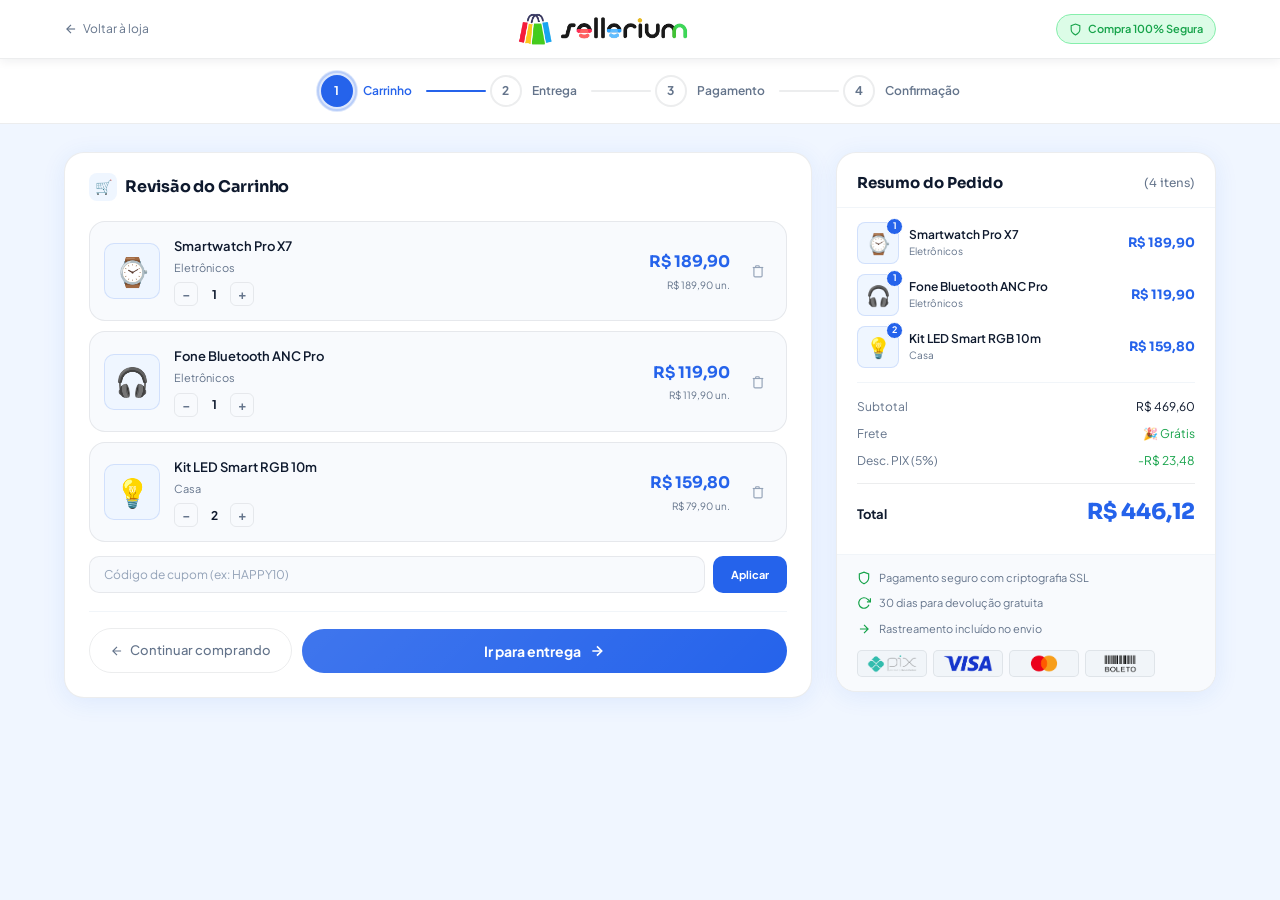
<file: checkout/index.html>
<!DOCTYPE html>
<html lang="pt-BR">
<head>
<meta charset="UTF-8">
<meta name="viewport" content="width=device-width, initial-scale=1.0">
<title>Sellerium | Finalizar Pedido</title>

<link rel="stylesheet" href="styles.css">
<link rel="preconnect" href="https://fonts.googleapis.com">
<link rel="icon" type="image/png" href="../images/favicon.png">
<link href="https://fonts.googleapis.com/css2?family=Sora:wght@300;400;500;600;700;800&family=Plus+Jakarta+Sans:wght@300;400;500;600;700&family=JetBrains+Mono:wght@400;600&display=swap" rel="stylesheet">

</head>
<body>

<div class="toast-wrap">
  <div class="toast" id="toast"><div class="t-ico ok" id="tIco">✓</div><span id="tMsg">OK</span></div>
</div>

<!-- ── HEADER ──────────────────────────────────────────── -->
<header class="hdr">
  <div class="hdr-in">
    <a href="../" class="back-link">
      <svg viewBox="0 0 24 24"><line x1="19" y1="12" x2="5" y2="12"/><polyline points="12,19 5,12 12,5"/></svg>
      Voltar à loja
    </a>
    <div class="logo">
      <img src="../images/mainlogo.png" style="width: 200px; height: auto; display: block;" alt="Sellerium"/>
    </div>
    <div class="secure-badge">
      <svg style="width:13px;height:13px;fill:none;stroke:currentColor;stroke-width:2" viewBox="0 0 24 24"><path d="M12 22s8-4 8-10V5l-8-3-8 3v7c0 6 8 10 8 10z"/></svg>
      Compra 100% Segura
    </div>
  </div>
</header>

<!-- ── STEP BAR ─────────────────────────────────────────── -->
<div class="steps-bar">
  <div class="steps-in">
    <div class="step-item active" id="s1"><div class="step-dot">1</div><div class="step-lbl">Carrinho</div></div>
    <div class="step-item" id="s2"><div class="step-dot">2</div><div class="step-lbl">Entrega</div></div>
    <div class="step-item" id="s3"><div class="step-dot">3</div><div class="step-lbl">Pagamento</div></div>
    <div class="step-item" id="s4"><div class="step-dot">4</div><div class="step-lbl">Confirmação</div></div>
  </div>
</div>

<!-- ── MAIN LAYOUT ──────────────────────────────────────── -->
<div class="checkout-wrap">

  <!-- ── FORM COLUMN ─────────────────────────────────────── -->
  <div class="form-col" id="formCol">

    <!-- ════ STEP 1: CART ════ -->
    <div id="step1" class="panel-card">
      <div class="panel-hd"><h3><div class="ico">🛒</div>Revisão do Carrinho</h3></div>
      <div class="panel-body">
        <div class="cart-list" id="cartList"></div>
        <div class="coupon-row">
          <input class="ci-inp" id="couponInp" type="text" placeholder="Código de cupom (ex: HAPPY10)">
          <button class="btn-apply" onclick="applyCoupon()">Aplicar</button>
        </div>
        <div class="coupon-feedback" id="couponFb"></div>
        <div class="form-actions" style="margin-top:18px">
          <a href="../produtos" class="btn-back"><svg viewBox="0 0 24 24"><line x1="19" y1="12" x2="5" y2="12"/><polyline points="12,19 5,12 12,5"/></svg>Continuar comprando</a>
          <button class="btn-next" onclick="goStep(2)">Ir para entrega <svg viewBox="0 0 24 24"><line x1="5" y1="12" x2="19" y2="12"/><polyline points="12,5 19,12 12,19"/></svg></button>
        </div>
      </div>
    </div>

    <!-- ════ STEP 2: DELIVERY ════ -->
    <div id="step2" class="panel-card" style="display:none">
      <div class="panel-hd"><h3><div class="ico">📍</div>Endereço de Entrega</h3></div>
      <div class="panel-body">
        <div class="addr-cards">
          <div class="addr-opt on" onclick="selAddr(this)">
            <div class="addr-label">🏠 Casa — Principal</div>
            <div class="addr-name">Ana Carolina</div>
            <div class="addr-street">Rua das Flores, 142, Apto 51<br>Vila Madalena · SP · CEP 05433-000</div>
          </div>
          <div class="addr-opt" onclick="selAddr(this)">
            <div class="addr-label">💼 Trabalho</div>
            <div class="addr-name">Ana Carolina</div>
            <div class="addr-street">Av. Paulista, 1000, 5º andar<br>Bela Vista · SP · CEP 01310-100</div>
          </div>
        </div>
        <div class="add-new-toggle" onclick="toggleNewAddr()">
          <svg viewBox="0 0 24 24"><circle cx="12" cy="12" r="10"/><line x1="12" y1="8" x2="12" y2="16"/><line x1="8" y1="12" x2="16" y2="12"/></svg>
          Usar um novo endereço
        </div>
        <div class="new-addr-form" id="newAddrForm">
          <div class="fgrid">
            <div class="fgrp span2"><label>CEP</label>
              <div style="display:flex;gap:8px">
                <input class="finput" id="cepInp" type="text" placeholder="00000-000" oninput="maskCEP(this)" maxlength="9">
                <button style="background:var(--blue);color:#fff;padding:10px 16px;border-radius:var(--r);font-size:12px;font-weight:700;white-space:nowrap" onclick="searchCEP()">Buscar CEP</button>
              </div>
            </div>
            <div class="fgrp span2"><label>Rua / Logradouro</label><input class="finput" id="streetInp" placeholder="Ex: Rua das Flores"></div>
            <div class="fgrp"><label>Número</label><input class="finput" id="numInp" placeholder="Ex: 142"></div>
            <div class="fgrp"><label>Complemento</label><input class="finput" placeholder="Apto, sala..."></div>
            <div class="fgrp"><label>Bairro</label><input class="finput" id="neighInp" placeholder="Seu bairro"></div>
            <div class="fgrp"><label>Cidade</label><input class="finput" id="cityInp" placeholder="Sua cidade"></div>
            <div class="fgrp"><label>Estado</label>
              <select class="fselect" id="stateInp">
                <option>Selecione...</option>
                <option>AC</option><option>AL</option><option>AP</option><option>AM</option><option>BA</option>
                <option>CE</option><option>DF</option><option>ES</option><option>GO</option><option>MA</option>
                <option>MT</option><option>MS</option><option>MG</option><option>PA</option><option>PB</option>
                <option>PR</option><option>PE</option><option>PI</option><option>RJ</option><option>RN</option>
                <option>RS</option><option>RO</option><option>RR</option><option>SC</option><option selected>SP</option>
                <option>SE</option><option>TO</option>
              </select>
            </div>
            <div class="fgrp"><label>Destinatário</label><input class="finput" placeholder="Nome completo" value=""></div>
          </div>
        </div>
        <!-- shipping -->
        <div style="margin-top:20px">
          <div style="font-size:11px;font-weight:700;text-transform:uppercase;letter-spacing:1px;color:var(--muted);margin-bottom:10px">Opção de Envio</div>
          <div class="ship-opts">
            <div class="ship-opt on" onclick="selShip(this,0)">
              <div class="ship-radio"></div>
              <div class="ship-ico">🎁</div>
              <div class="ship-info"><div class="ship-name">Frete Grátis</div><div class="ship-detail">Entrega em 10–15 dias úteis · PAC</div></div>
              <div class="ship-price ship-free">Grátis</div>
            </div>
            <div class="ship-opt" onclick="selShip(this,15.9)">
              <div class="ship-radio"></div>
              <div class="ship-ico">📦</div>
              <div class="ship-info"><div class="ship-name">PAC Econômico</div><div class="ship-detail">Entrega em 7–10 dias úteis</div></div>
              <div class="ship-price">R$ 15,90</div>
            </div>
            <div class="ship-opt" onclick="selShip(this,29.9)">
              <div class="ship-radio"></div>
              <div class="ship-ico">⚡</div>
              <div class="ship-info"><div class="ship-name">SEDEX Express</div><div class="ship-detail">Entrega em 2–4 dias úteis</div></div>
              <div class="ship-price">R$ 29,90</div>
            </div>
          </div>
        </div>
        <div class="form-actions">
          <button class="btn-back" onclick="goStep(1)"><svg viewBox="0 0 24 24"><line x1="19" y1="12" x2="5" y2="12"/><polyline points="12,19 5,12 12,5"/></svg>Voltar</button>
          <button class="btn-next" onclick="goStep(3)">Ir para pagamento <svg viewBox="0 0 24 24"><line x1="5" y1="12" x2="19" y2="12"/><polyline points="12,5 19,12 12,19"/></svg></button>
        </div>
      </div>
    </div>

    <!-- ════ STEP 3: PAYMENT ════ -->
    <div id="step3" class="panel-card" style="display:none">
      <div class="panel-hd"><h3><div class="ico">💳</div>Forma de Pagamento</h3></div>
      <div class="panel-body">
        <div class="pay-tabs">
          <div class="pay-tab on" onclick="selPayTab(this,'pix')"><span class="pay-tab-ico">📱</span><div class="pay-tab-lbl">PIX</div></div>
          <div class="pay-tab" onclick="selPayTab(this,'card')"><span class="pay-tab-ico">💳</span><div class="pay-tab-lbl">Cartão</div></div>
          <div class="pay-tab" onclick="selPayTab(this,'boleto')"><span class="pay-tab-ico">📄</span><div class="pay-tab-lbl">Boleto</div></div>
        </div>

        <!-- PIX -->
        <div class="pay-panel on" id="pp-pix">
          <div class="pix-wrap">
            <div style="background:#dcfce7;border:1px solid #86efac;border-radius:100px;padding:5px 14px;font-size:11px;font-weight:700;color:var(--green)">✓ 5% de desconto no PIX!</div>
            <div class="pix-qr" id="pixQR">
              <div class="qr-inner" id="qrGrid"></div>
            </div>
            <div class="pix-timer">⏱ Válido por <span class="timer-countdown" id="pixTimer">29:59</span></div>
            <div class="pix-key-box">
              <div>
                <div style="font-size:9px;font-weight:700;text-transform:uppercase;letter-spacing:.8px;color:var(--muted);margin-bottom:3px">Chave PIX aleatória</div>
                <div class="pix-key-val">00020126580014br.gov.bcb.pix...</div>
              </div>
              <button class="btn-copy" id="copyPixBtn" onclick="copyPIX()">📋 Copiar</button>
            </div>
            <div class="pix-steps">
              <div class="pix-step"><div class="pix-step-n">1</div><span>Abra o app do seu banco e escolha pagar com <strong>PIX</strong></span></div>
              <div class="pix-step"><div class="pix-step-n">2</div><span>Escaneie o <strong>QR Code</strong> ao lado ou copie e cole a chave</span></div>
              <div class="pix-step"><div class="pix-step-n">3</div><span>Confirme o pagamento — a aprovação é <strong>instantânea!</strong></span></div>
            </div>
          </div>
        </div>

        <!-- CARD -->
        <div class="pay-panel" id="pp-card">
          <!-- 3D card preview -->
          <div class="card-scene" id="cardScene" onclick="toggleCardFlip()" title="Clique para virar">
            <div class="card-3d" id="card3d">
              <!-- front -->
              <div class="card-face card-front">
                <div class="chip-row"><div class="card-chip"></div><div class="card-wifi">))))</div></div>
                <div class="card-number" id="cardNumDisp">•••• •••• •••• ••••</div>
                <div class="card-row">
                  <div><div class="card-label">Titular</div><div class="card-value" id="cardNameDisp">SEU NOME</div></div>
                  <div><div class="card-label">Validade</div><div class="card-value" id="cardExpDisp">MM/AA</div></div>
                  <div class="card-brand" id="cardBrandDisp">VISA</div>
                </div>
              </div>
              <!-- back -->
              <div class="card-face card-back">
                <div class="card-back-stripe"></div>
                <div class="card-cvv-row">
                  <div class="card-sig"><div class="card-sig-lines"><div class="card-sig-line"></div><div class="card-sig-line"></div><div class="card-sig-line"></div></div></div>
                  <div>
                    <div class="cvv-label">CVV</div>
                    <div class="cvv-field" id="cvvDisp">•••</div>
                  </div>
                </div>
                <div style="margin-top:auto;text-align:right"><div class="card-label">Número do cartão</div><div class="card-value" id="cardNumBack">•••• •••• •••• ••••</div></div>
              </div>
            </div>
          </div>
          <p style="font-size:11px;color:var(--light);text-align:center;margin-bottom:16px">Clique no cartão para visualizar o verso</p>

          <div class="card-brand-icons">
            <div class="brand-ico on" id="bi-visa">
            <img src="../images/payico/visa.png" style="width: 50px; height: auto; display: block;" alt="Visa"/></div>
            <div class="brand-ico" id="bi-master">
            <img src="../images/payico/master.png" style="width: 50px; height: auto; display: block;" alt="Mastercard"/></div>
            <div class="brand-ico" id="bi-amex">AMEX</div>
            <div class="brand-ico" id="bi-elo">
            <img src="../images/payico/elo.png" style="width: 50px; height: auto; display: block;" alt="Elo"/></div>
          </div>

          <div class="card-form-fields">
            <div class="fgrp">
              <label>Número do Cartão</label>
              <input class="finput" id="cardNum" type="text" placeholder="0000 0000 0000 0000" maxlength="19" oninput="onCardNum(this)">
            </div>
            <div class="fgrp">
              <label>Nome do Titular</label>
              <input class="finput" id="cardName" type="text" placeholder="Como está no cartão" oninput="onCardName(this)" style="text-transform:uppercase">
            </div>
            <div class="card-row-fields">
              <div class="fgrp">
                <label>Validade</label>
                <input class="finput" id="cardExp" type="text" placeholder="MM/AA" maxlength="5" oninput="onCardExp(this)">
              </div>
              <div class="fgrp">
                <label>CVV</label>
                <input class="finput" id="cardCvv" type="text" placeholder="•••" maxlength="4" onfocus="flipCard(true)" onblur="flipCard(false)" oninput="onCvv(this)">
              </div>
            </div>
          </div>

          <div style="margin-top:16px">
            <div style="font-size:11px;font-weight:700;text-transform:uppercase;letter-spacing:.8px;color:var(--muted);margin-bottom:10px">Parcelamento</div>
            <div class="install-opts" id="installOpts"></div>
          </div>
        </div>

        <!-- BOLETO -->
        <div class="pay-panel" id="pp-boleto">
          <div class="boleto-wrap">
            <div class="boleto-barcode">
              <div class="barcode-stripes" id="barcodeStripes"></div>
              <div class="boleto-code" id="boletoCode">1234.56789 01234.567890 12345.678901 1 00000001</div>
              <button class="btn-copy" onclick="copyBoleto()" style="margin:0 auto">📋 Copiar código</button>
            </div>
            <div class="boleto-info">
              ⚠️ <strong>Atenção:</strong> O boleto será gerado após a confirmação e vence em <strong>3 dias úteis</strong>. O pedido só será processado após o pagamento ser compensado (1-2 dias úteis).
            </div>
            <div class="boleto-due">
              <div><div style="font-size:10px;color:var(--muted)">Vencimento</div><strong>15 de Janeiro, 2025</strong></div>
              <div><div style="font-size:10px;color:var(--muted)">Valor</div><strong style="color:var(--blue)" id="boletoVal">R$ 0,00</strong></div>
            </div>
          </div>
        </div>

        <div class="pay-note">
          <svg viewBox="0 0 24 24"><path d="M12 22s8-4 8-10V5l-8-3-8 3v7c0 6 8 10 8 10z"/></svg>
          Pagamento processado com segurança SSL 256-bit
        </div>
        <div class="form-actions">
          <button class="btn-back" onclick="goStep(2)"><svg viewBox="0 0 24 24"><line x1="19" y1="12" x2="5" y2="12"/><polyline points="12,19 5,12 12,5"/></svg>Voltar</button>
          <button class="btn-next" id="payBtn" onclick="placeOrder()">Confirmar pedido <svg viewBox="0 0 24 24"><line x1="5" y1="12" x2="19" y2="12"/><polyline points="12,5 19,12 12,19"/></svg></button>
        </div>
      </div>
    </div>

    <!-- ════ STEP 4: CONFIRM ════ -->
    <div id="step4" class="panel-card" style="display:none">
      <div class="confirm-wrap">
        <div class="confirm-anim">
          <div class="confetti" id="confetti"></div>
          <div class="confirm-circle">🎉</div>
        </div>
        <div class="confirm-title">Pedido Confirmado!</div>
        <div class="confirm-sub">Seu pedido foi recebido e está sendo processado. Você receberá atualizações por e-mail e SMS.</div>
        <div class="order-code-box">
          <div class="order-code-lbl">Número do Pedido</div>
          <div class="order-code" id="orderCode">DS-2025-0000</div>
        </div>
        <div class="order-timeline">
          <div class="otl-title">Previsão de Entrega</div>
          <div class="otl-steps">
            <div class="otl-step done"><div class="otl-dot">✓</div><div class="otl-lbl">Pagamento</div><div class="otl-date">Hoje</div></div>
            <div class="otl-step curr"><div class="otl-dot">📦</div><div class="otl-lbl">Preparando</div><div class="otl-date">Amanhã</div></div>
            <div class="otl-step"><div class="otl-dot">🚚</div><div class="otl-lbl">Em trânsito</div><div class="otl-date" id="otlTransit">—</div></div>
            <div class="otl-step"><div class="otl-dot">🏠</div><div class="otl-lbl">Entregue</div><div class="otl-date" id="otlDelivery">—</div></div>
          </div>
        </div>
        <div class="confirm-btns">
          <a href="dropshop-profile.html" class="btn-track">📦 Acompanhar Pedido</a>
          <a href="dropshop-store.html" class="btn-store">🛍️ Continuar Comprando</a>
        </div>
      </div>
    </div>

  </div><!-- /form-col -->

  <!-- ── SUMMARY COLUMN ──────────────────────────────────── -->
  <aside class="summary-col">
    <div class="sum-card">
      <div class="sum-hd"><h3>Resumo do Pedido <span id="sumCount"></span></h3></div>
      <div class="sum-items" id="sumItems"></div>
      <hr class="sum-divider">
      <div class="sum-totals">
        <div class="tot-row"><span class="lbl">Subtotal</span><span id="sumSub">R$ 0,00</span></div>
        <div class="tot-row" id="discRow" style="display:none"><span class="lbl">Desconto <span class="disc-tag" id="discTag"></span></span><span id="sumDisc" style="color:var(--green)"></span></div>
        <div class="tot-row"><span class="lbl">Frete</span><span id="sumShip" style="color:var(--green)">Grátis</span></div>
        <div class="tot-row" id="pixDiscRow" style="display:none"><span class="lbl">Desc. PIX (5%)</span><span id="sumPixDisc" style="color:var(--green)"></span></div>
        <div class="tot-main"><span class="lbl">Total</span><span class="val" id="sumTotal">R$ 0,00</span></div>
        <div class="install-note" id="installNote"></div>
      </div>
      <div class="sum-footer">
        <div class="trust-row"><svg viewBox="0 0 24 24"><path d="M12 22s8-4 8-10V5l-8-3-8 3v7c0 6 8 10 8 10z"/></svg>Pagamento seguro com criptografia SSL</div>
        <div class="trust-row"><svg viewBox="0 0 24 24"><polyline points="23 4 23 10 17 10"/><path d="M20.49 15a9 9 0 1 1-2.12-9.36L23 10"/></svg>30 dias para devolução gratuita</div>
        <div class="trust-row"><svg viewBox="0 0 24 24"><path d="M5 12h14M12 5l7 7-7 7"/></svg>Rastreamento incluído no envio</div>
        <div style="display:flex;gap:6px;margin-top:4px">
          <div style="background:#f1f5f9;border:1px solid var(--border2);border-radius:5px;padding:3px 9px;">
          <img src="../images/payico/pix.png" style="width: 50px; height: auto; display: block;" alt="Pix"/></div>
          <div style="background:#f1f5f9;border:1px solid var(--border2);border-radius:5px;padding:3px 9px;font-size:10px;font-weight:700;color:var(--muted)">
          <img src="../images/payico/visa.png" style="width: 50px; height: auto; display: block;" alt="Visa"/></div>
          <div style="background:#f1f5f9;border:1px solid var(--border2);border-radius:5px;padding:3px 9px;font-size:10px;font-weight:700;color:var(--muted)">
          <img src="../images/payico/master.png" style="width: 50px; height: auto; display: block;" alt="MasterCard"/></div>
          <div style="background:#f1f5f9;border:1px solid var(--border2);border-radius:5px;padding:3px 9px;font-size:10px;font-weight:700;color:var(--muted)">
          <img src="../images/payico/boleto.png" style="width: 50px; height: auto; display: block;" alt="Boleto"/></div>
        </div>
      </div>
    </div>
  </aside>

</div><!-- /checkout-wrap -->

<script src="script.js"></script>
</body>
</html>
</file>
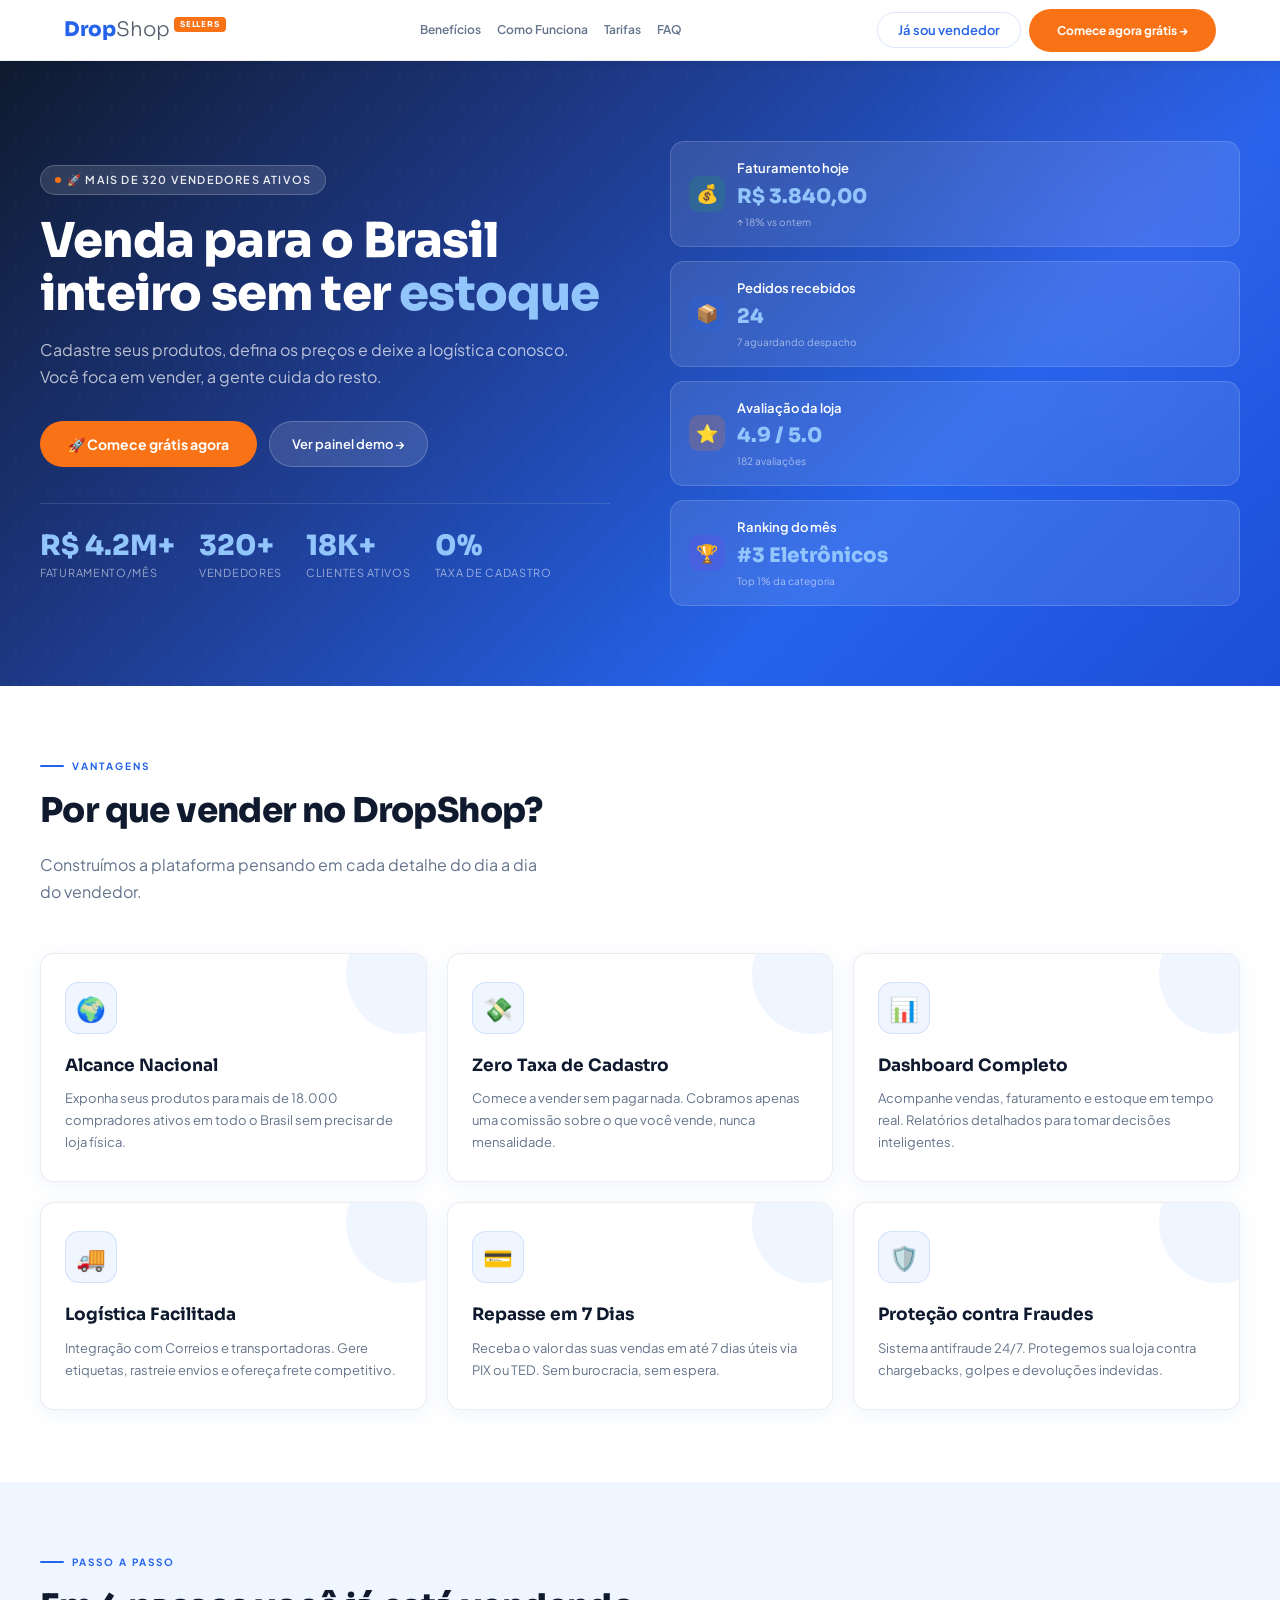
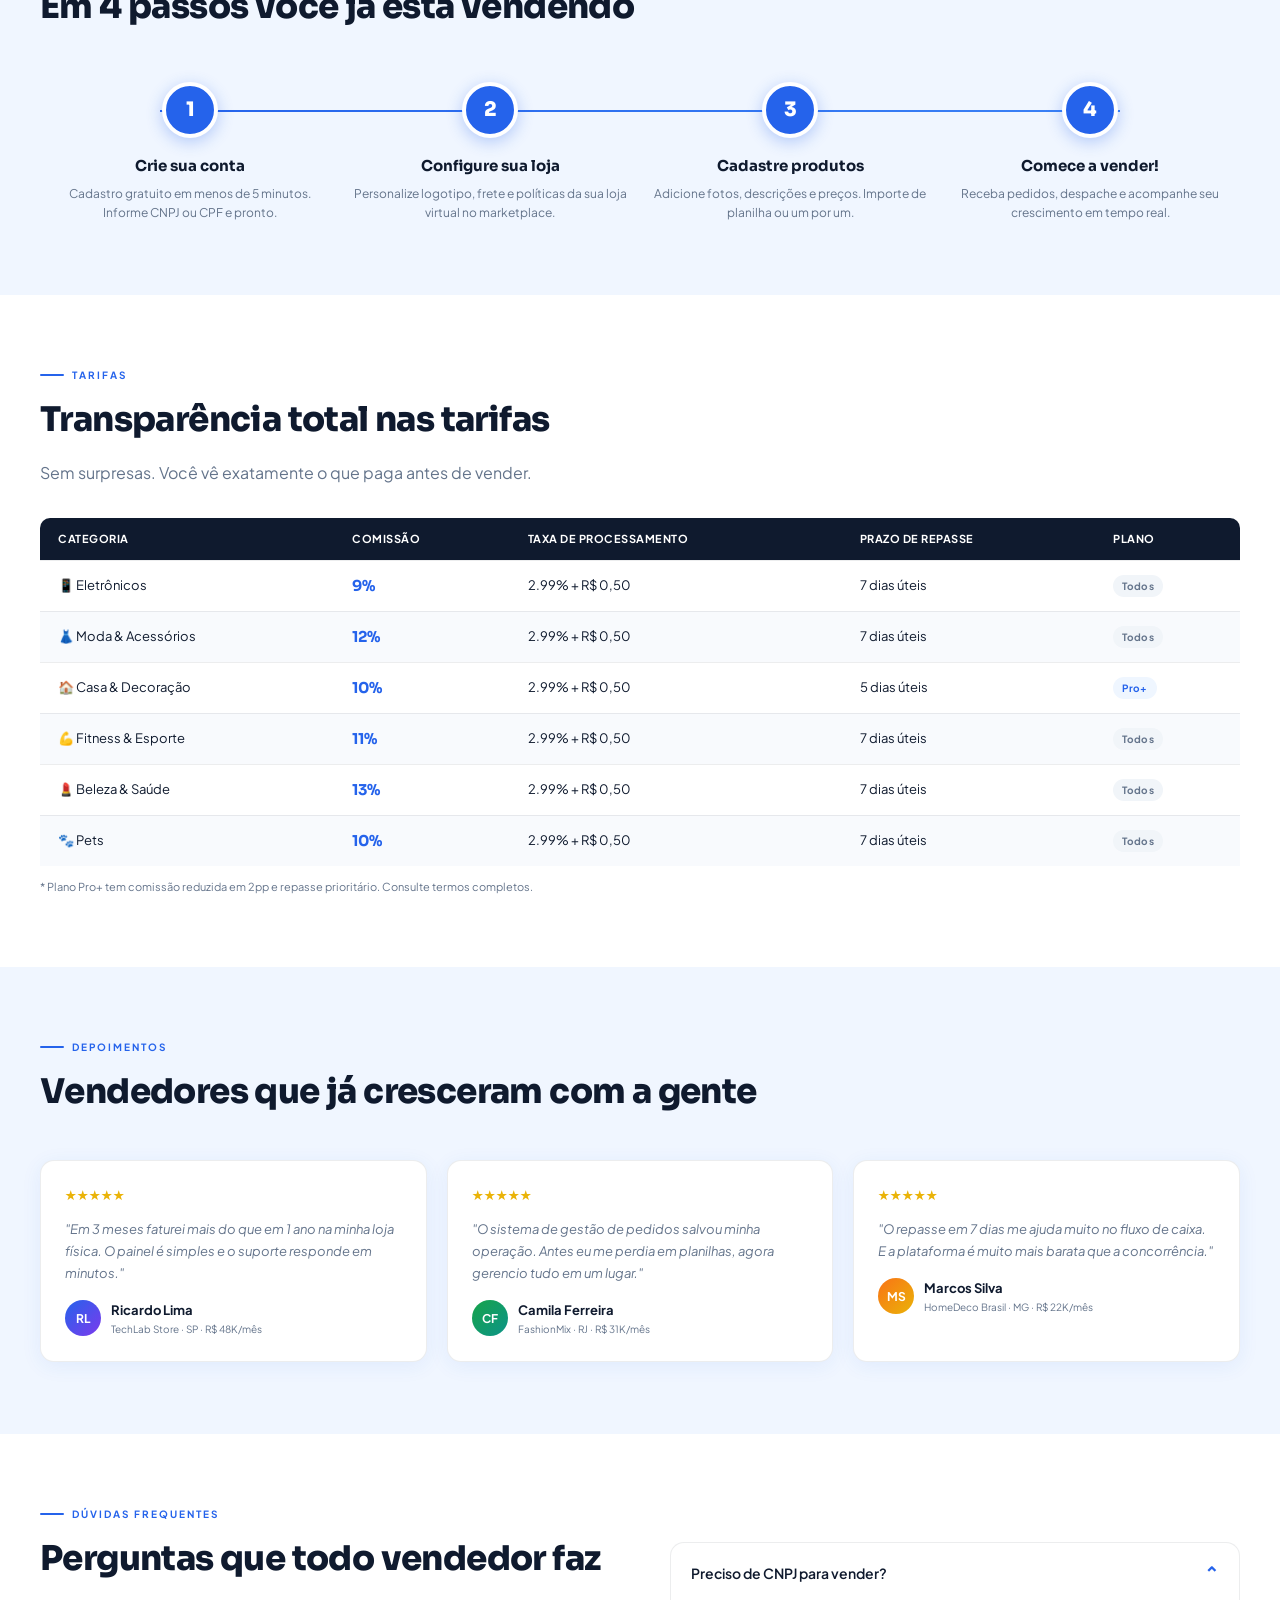
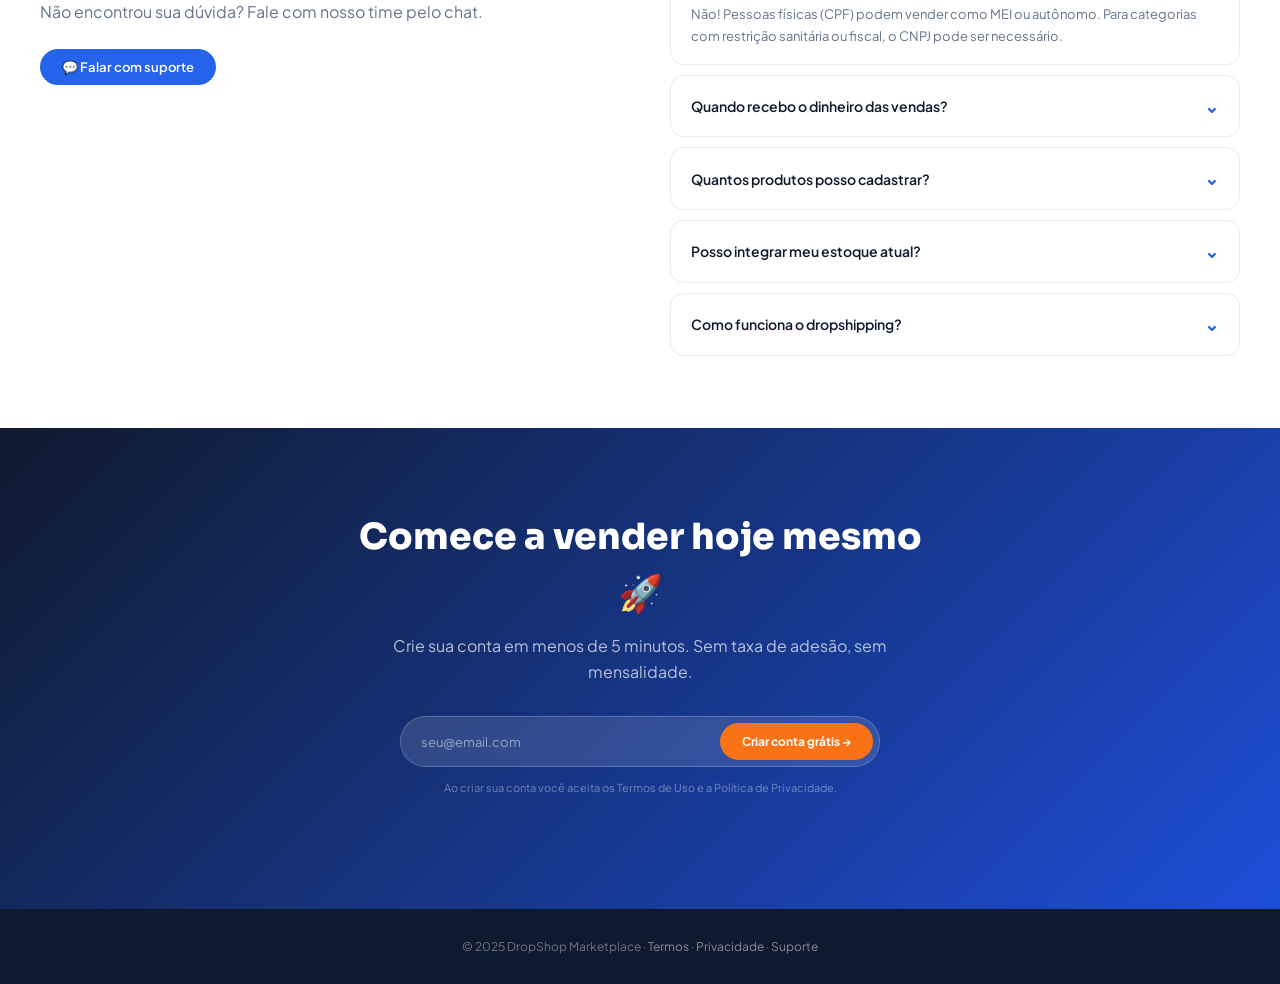
<file: seller/index.html>
<!DOCTYPE html>
<html lang="pt-BR">
<head>
<meta charset="UTF-8">
<meta name="viewport" content="width=device-width, initial-scale=1.0">
<title>DropShop Sellers — Área do Vendedor</title>
<link rel="preconnect" href="https://fonts.googleapis.com">
<link href="https://fonts.googleapis.com/css2?family=Sora:wght@300;400;500;600;700;800&family=Plus+Jakarta+Sans:wght@300;400;500;600;700&family=JetBrains+Mono:wght@400;600&display=swap" rel="stylesheet">
<style>
/* ══ RESET & BASE ══════════════════════════════════════════ */
*,*::before,*::after{box-sizing:border-box;margin:0;padding:0}
html{scroll-behavior:smooth}
body{font-family:'Plus Jakarta Sans',sans-serif;font-size:14px;line-height:1.6;color:#0f1a2e;overflow-x:hidden}
a{color:inherit;text-decoration:none}
button{cursor:pointer;border:none;background:none;font-family:inherit;color:inherit}
input,select,textarea{font-family:inherit;font-size:inherit}
img{max-width:100%;display:block}
::-webkit-scrollbar{width:5px;height:5px}
::-webkit-scrollbar-track{background:#f0f6ff}
::-webkit-scrollbar-thumb{background:#93c5fd;border-radius:3px}

/* ══ VARIABLES ════════════════════════════════════════════ */
:root{
  --blue:#2563eb;--blue2:#1d4ed8;--blueL:#3b82f6;
  --blueDim:#eff6ff;--blueSoft:#dbeafe;
  --navy:#0f1a2e;--navy2:#1e293b;--navy3:#334155;
  --text:#0f1a2e;--muted:#64748b;--light:#94a3b8;
  --bg:#f0f6ff;--bg2:#fff;--bg3:#f8fafd;
  --border:rgba(37,99,235,.14);--b2:rgba(15,26,46,.08);
  --green:#16a34a;--red:#ef4444;--orange:#f97316;
  --yellow:#eab308;--purple:#7c3aed;--teal:#0d9488;
  --r:8px;--rl:14px;--rxl:20px;
  --sh:0 4px 20px rgba(37,99,235,.08);
  --sh2:0 2px 8px rgba(15,26,46,.07);
}

/* ══ SHARED UTILITIES ═════════════════════════════════════ */
.flex{display:flex}.fac{display:flex;align-items:center}.fac-sb{display:flex;align-items:center;justify-content:space-between}
.gap4{gap:4px}.gap8{gap:8px}.gap12{gap:12px}.gap16{gap:16px}.gap20{gap:20px}.gap24{gap:24px}
.grid2{display:grid;grid-template-columns:1fr 1fr;gap:16px}
.grid3{display:grid;grid-template-columns:repeat(3,1fr);gap:16px}
.grid4{display:grid;grid-template-columns:repeat(4,1fr);gap:16px}
.mt8{margin-top:8px}.mt12{margin-top:12px}.mt16{margin-top:16px}.mt20{margin-top:20px}
.mb8{margin-bottom:8px}.mb12{margin-bottom:12px}.mb16{margin-bottom:16px}
.fw6{font-weight:600}.fw7{font-weight:700}.fw8{font-weight:800}
.fs10{font-size:10px}.fs11{font-size:11px}.fs12{font-size:12px}.fs13{font-size:13px}
.muted{color:var(--muted)}.light{color:var(--light)}.blue{color:var(--blue)}
.sora{font-family:'Sora',sans-serif}
.mono{font-family:'JetBrains Mono',monospace}

/* tags/pills */
.tag{display:inline-flex;align-items:center;gap:4px;padding:3px 9px;border-radius:100px;font-size:10px;font-weight:700;letter-spacing:.3px}
.tag-green{background:#dcfce7;color:var(--green)}.tag-red{background:#fee2e2;color:var(--red)}
.tag-blue{background:var(--blueDim);color:var(--blue)}.tag-yellow{background:#fef9c3;color:#854d0e}
.tag-orange{background:#ffedd5;color:var(--orange)}.tag-purple{background:#f3e8ff;color:var(--purple)}
.tag-gray{background:#f1f5f9;color:var(--muted)}

/* buttons */
.btn{display:inline-flex;align-items:center;justify-content:center;gap:6px;border-radius:100px;font-weight:600;transition:all .18s;font-family:'Plus Jakarta Sans',sans-serif;white-space:nowrap;cursor:pointer;border:none}
.btn-p{background:var(--blue);color:#fff;padding:10px 22px;font-size:13px}.btn-p:hover{background:var(--blue2);transform:translateY(-1px);box-shadow:0 6px 20px rgba(37,99,235,.25)}
.btn-sm{padding:7px 16px;font-size:12px;border-radius:100px}
.btn-xs{padding:5px 12px;font-size:11px;border-radius:100px}
.btn-o{background:#fff;color:var(--blue);border:1.5px solid var(--border);padding:9px 20px;font-size:13px}.btn-o:hover{background:var(--blueDim)}
.btn-ghost{color:var(--muted);padding:8px 16px;font-size:12px;border-radius:var(--r)}.btn-ghost:hover{background:var(--bg3);color:var(--text)}
.btn-danger{background:#fee2e2;color:var(--red);border:1.5px solid #fecaca}.btn-danger:hover{background:#fecaca}
.btn-green{background:#dcfce7;color:var(--green);border:1.5px solid #86efac}.btn-green:hover{background:#bbf7d0}
.btn-dark{background:var(--navy);color:#fff}.btn-dark:hover{background:var(--navy2)}

/* inputs */
.inp{width:100%;background:var(--bg3);border:1.5px solid var(--b2);color:var(--text);padding:10px 13px;border-radius:var(--r);font-size:13px;outline:none;transition:.2s}
.inp:focus{border-color:var(--blue);background:#fff;box-shadow:0 0 0 3px rgba(37,99,235,.08)}
.inp::placeholder{color:var(--light)}
.sel{width:100%;background:var(--bg3);border:1.5px solid var(--b2);color:var(--text);padding:10px 13px;border-radius:var(--r);font-size:13px;outline:none;cursor:pointer;appearance:none;background-image:url("data:image/svg+xml,%3Csvg xmlns='http://www.w3.org/2000/svg' width='10' height='6'%3E%3Cpath d='M0 0l5 6 5-6z' fill='%2394a3b8'/%3E%3C/svg%3E");background-repeat:no-repeat;background-position:right 11px center}
.sel:focus{border-color:var(--blue)}
.ta{min-height:90px;resize:vertical}
.fgrp{display:flex;flex-direction:column;gap:5px}
.fgrp label{font-size:10px;font-weight:700;letter-spacing:.4px;text-transform:uppercase;color:#374151}
.fgrp .hint{font-size:10px;color:var(--light);margin-top:2px}
.fgrid2{display:grid;grid-template-columns:1fr 1fr;gap:14px}
.fgrid3{display:grid;grid-template-columns:1fr 1fr 1fr;gap:14px}
.span2{grid-column:1/-1}

/* cards */
.card{background:#fff;border:1px solid var(--b2);border-radius:var(--rl);box-shadow:var(--sh);overflow:hidden}
.card-pad{padding:20px 22px}
.card-hd{padding:16px 22px;border-bottom:1px solid #f1f5f9;display:flex;align-items:center;justify-content:space-between}
.card-hd h4{font-family:'Sora',sans-serif;font-size:14px;font-weight:700;letter-spacing:-.2px}

/* toggle */
.tog-wrap{position:relative;width:38px;height:22px;flex-shrink:0}
.tog-inp{opacity:0;width:0;height:0;position:absolute}
.tog-lbl{position:absolute;inset:0;background:#e2e8f0;border-radius:100px;cursor:pointer;transition:.25s}
.tog-lbl::after{content:'';position:absolute;top:3px;left:3px;width:16px;height:16px;background:#fff;border-radius:50%;transition:.25s;box-shadow:0 1px 4px rgba(0,0,0,.15)}
.tog-inp:checked+.tog-lbl{background:var(--blue)}
.tog-inp:checked+.tog-lbl::after{transform:translateX(16px)}

/* toast */
.toast-stack{position:fixed;top:16px;right:20px;z-index:9999;display:flex;flex-direction:column;gap:8px;pointer-events:none}
.toast{background:var(--navy);color:#fff;padding:10px 16px;border-radius:12px;font-size:12px;font-weight:500;display:flex;align-items:center;gap:8px;opacity:0;transform:translateX(24px);transition:all .3s cubic-bezier(.4,0,.2,1);white-space:nowrap;box-shadow:0 8px 24px rgba(15,26,46,.18);pointer-events:none}
.toast.on{opacity:1;transform:translateX(0)}
.t-dot{width:16px;height:16px;border-radius:50%;display:flex;align-items:center;justify-content:center;font-size:9px;font-weight:700;flex-shrink:0}
.t-ok{background:var(--green)}.t-err{background:var(--red)}.t-inf{background:var(--blue)}

/* ══ LANDING PAGE (/seller/cadastro) ═════════════════════ */
#landing{background:#fff;min-height:100vh}
.land-hdr{background:#fff;border-bottom:1px solid var(--b2);position:sticky;top:0;z-index:100;box-shadow:var(--sh2)}
.land-hdr-in{max-width:1200px;margin:0 auto;padding:0 24px;display:flex;align-items:center;justify-content:space-between;height:60px}
.land-logo{font-family:'Sora',sans-serif;font-size:20px;font-weight:800;color:var(--blue)}
.land-logo span{font-weight:300;color:var(--text);opacity:.7}
.land-logo sup{background:var(--orange);color:#fff;font-size:8px;font-weight:700;padding:1px 6px;border-radius:4px;margin-left:4px;letter-spacing:.8px;text-transform:uppercase;vertical-align:top;margin-top:3px;display:inline-block}

/* hero */
.land-hero{background:linear-gradient(135deg,#0f1a2e 0%,#1e3a8a 35%,#2563eb 70%,#1d4ed8 100%);padding:80px 24px;position:relative;overflow:hidden}
.land-hero::before{content:'';position:absolute;inset:0;background-image:radial-gradient(rgba(255,255,255,.06) 1px,transparent 1px);background-size:32px 32px}
.land-hero::after{content:'';position:absolute;top:-100px;right:-100px;width:500px;height:500px;border-radius:50%;background:radial-gradient(circle,rgba(99,102,241,.2),transparent 70%)}
.land-hero-in{max-width:1200px;margin:0 auto;display:grid;grid-template-columns:1fr 1fr;gap:60px;align-items:center;position:relative;z-index:1}
.land-hero-pill{display:inline-flex;align-items:center;gap:6px;background:rgba(255,255,255,.12);border:1px solid rgba(255,255,255,.2);color:rgba(255,255,255,.9);font-size:11px;font-weight:600;letter-spacing:1.2px;text-transform:uppercase;padding:5px 14px;border-radius:100px;margin-bottom:20px}
.land-hero-pill::before{content:'';width:6px;height:6px;background:var(--orange);border-radius:50%;animation:blink 1.8s infinite}
@keyframes blink{0%,100%{opacity:1}50%{opacity:.3}}
.land-hero h1{font-family:'Sora',sans-serif;font-size:48px;font-weight:800;color:#fff;line-height:1.1;margin-bottom:16px;letter-spacing:-.8px}
.land-hero h1 em{color:#93c5fd;font-style:normal}
.land-hero p{color:rgba(255,255,255,.7);font-size:16px;line-height:1.7;margin-bottom:30px}
.land-hero-btns{display:flex;gap:12px;flex-wrap:wrap}
.hero-cta{background:var(--orange);color:#fff;padding:14px 28px;border-radius:100px;font-weight:700;font-size:14px;display:inline-flex;align-items:center;gap:8px;transition:.2s;border:none;cursor:pointer;font-family:inherit}
.hero-cta:hover{background:#ea580c;transform:translateY(-1px);box-shadow:0 8px 24px rgba(249,115,22,.35)}
.hero-stats{display:flex;gap:24px;margin-top:36px;padding-top:28px;border-top:1px solid rgba(255,255,255,.12)}
.hstat strong{font-family:'Sora',sans-serif;font-size:28px;font-weight:800;color:#93c5fd;display:block;line-height:1}
.hstat small{font-size:11px;color:rgba(255,255,255,.55);text-transform:uppercase;letter-spacing:.7px}
/* hero right - floating cards */
.hero-cards{display:flex;flex-direction:column;gap:14px}
.hcard{background:rgba(255,255,255,.1);border:1px solid rgba(255,255,255,.15);border-radius:var(--rl);padding:16px 18px;backdrop-filter:blur(8px);transition:.3s}
.hcard:hover{background:rgba(255,255,255,.15);transform:translateX(-4px)}
.hcard-ico{width:36px;height:36px;border-radius:10px;display:flex;align-items:center;justify-content:center;font-size:18px;flex-shrink:0}
.hcard-title{font-size:13px;font-weight:600;color:#fff;margin-bottom:2px}
.hcard-val{font-family:'Sora',sans-serif;font-size:20px;font-weight:800;color:#93c5fd}
.hcard-detail{font-size:10px;color:rgba(255,255,255,.55);margin-top:1px}

/* sections */
.land-sec{padding:72px 24px}
.land-sec-alt{background:var(--bg)}
.land-sec-in{max-width:1200px;margin:0 auto}
.sec-label{font-size:10px;font-weight:700;letter-spacing:2px;text-transform:uppercase;color:var(--blue);margin-bottom:10px;display:flex;align-items:center;gap:8px}
.sec-label::before{content:'';width:24px;height:2px;background:var(--blue);border-radius:1px}
.sec-title{font-family:'Sora',sans-serif;font-size:34px;font-weight:800;letter-spacing:-.6px;margin-bottom:12px}
.sec-sub{color:var(--muted);font-size:16px;max-width:520px;line-height:1.7}

/* benefits */
.benefits-grid{display:grid;grid-template-columns:repeat(3,1fr);gap:20px;margin-top:48px}
.benefit-card{background:#fff;border:1px solid var(--b2);border-radius:var(--rl);padding:28px 24px;box-shadow:var(--sh);transition:.3s;position:relative;overflow:hidden}
.benefit-card::before{content:'';position:absolute;top:-40px;right:-40px;width:120px;height:120px;border-radius:50%;background:var(--blueDim);pointer-events:none}
.benefit-card:hover{transform:translateY(-4px);box-shadow:0 12px 40px rgba(37,99,235,.12)}
.benefit-ico{width:52px;height:52px;border-radius:14px;background:var(--blueDim);border:1px solid var(--border);display:flex;align-items:center;justify-content:center;font-size:24px;margin-bottom:18px}
.benefit-card h3{font-family:'Sora',sans-serif;font-size:17px;font-weight:700;margin-bottom:8px}
.benefit-card p{font-size:13px;color:var(--muted);line-height:1.7}

/* how it works */
.how-steps{display:grid;grid-template-columns:repeat(4,1fr);gap:0;margin-top:48px;position:relative}
.how-steps::before{content:'';position:absolute;top:28px;left:10%;right:10%;height:2px;background:linear-gradient(90deg,var(--blue),var(--blueL));z-index:0}
.how-step{text-align:center;position:relative;z-index:1;padding:0 12px}
.how-num{width:56px;height:56px;border-radius:50%;background:var(--blue);color:#fff;font-family:'Sora',sans-serif;font-size:20px;font-weight:800;display:flex;align-items:center;justify-content:center;margin:0 auto 16px;border:4px solid #fff;box-shadow:0 4px 16px rgba(37,99,235,.3)}
.how-step h4{font-family:'Sora',sans-serif;font-size:15px;font-weight:700;margin-bottom:6px}
.how-step p{font-size:12px;color:var(--muted);line-height:1.6}

/* commissions */
.comm-table{width:100%;border-collapse:collapse;margin-top:32px}
.comm-table th{background:var(--navy);color:#fff;padding:12px 18px;text-align:left;font-size:11px;font-weight:700;letter-spacing:.5px;text-transform:uppercase}
.comm-table th:first-child{border-radius:10px 0 0 0}
.comm-table th:last-child{border-radius:0 10px 0 0}
.comm-table td{padding:13px 18px;border-bottom:1px solid var(--b2);font-size:13px}
.comm-table tr:last-child td{border-bottom:none}
.comm-table tr:nth-child(even) td{background:var(--bg3)}
.comm-table .rate{font-family:'Sora',sans-serif;font-weight:700;color:var(--blue);font-size:15px}

/* testimonials */
.test-grid{display:grid;grid-template-columns:repeat(3,1fr);gap:20px;margin-top:40px}
.test-card{background:#fff;border:1px solid var(--b2);border-radius:var(--rl);padding:24px;box-shadow:var(--sh)}
.test-stars{color:var(--yellow);font-size:13px;margin-bottom:12px;letter-spacing:1px}
.test-text{font-size:13px;color:var(--muted);line-height:1.7;margin-bottom:16px;font-style:italic}
.test-user{display:flex;align-items:center;gap:10px}
.test-av{width:36px;height:36px;border-radius:50%;display:flex;align-items:center;justify-content:center;font-size:12px;font-weight:700;color:#fff;flex-shrink:0}
.test-name{font-size:13px;font-weight:700}
.test-role{font-size:10px;color:var(--muted)}

/* FAQ */
.faq-list{margin-top:36px;display:flex;flex-direction:column;gap:10px}
.faq-item{background:#fff;border:1px solid var(--b2);border-radius:var(--rl);overflow:hidden;transition:.2s}
.faq-item:hover{border-color:var(--border)}
.faq-q{padding:16px 20px;display:flex;align-items:center;justify-content:space-between;cursor:pointer;font-size:14px;font-weight:600;gap:12px}
.faq-arrow{font-size:18px;transition:.3s;flex-shrink:0;color:var(--blue)}
.faq-item.open .faq-arrow{transform:rotate(180deg)}
.faq-a{padding:0 20px;max-height:0;overflow:hidden;transition:all .3s ease;font-size:13px;color:var(--muted);line-height:1.7}
.faq-item.open .faq-a{max-height:200px;padding:0 20px 16px}

/* CTA section */
.land-cta{background:linear-gradient(135deg,var(--navy),var(--blue2));padding:80px 24px;text-align:center}
.land-cta h2{font-family:'Sora',sans-serif;font-size:36px;font-weight:800;color:#fff;margin-bottom:10px}
.land-cta p{color:rgba(255,255,255,.7);font-size:16px;margin-bottom:32px}
.cta-form{display:flex;gap:10px;max-width:480px;margin:0 auto;background:rgba(255,255,255,.12);border:1px solid rgba(255,255,255,.2);border-radius:100px;padding:6px 6px 6px 20px}
.cta-inp{flex:1;background:none;border:none;outline:none;color:#fff;font-size:13px;font-family:inherit}
.cta-inp::placeholder{color:rgba(255,255,255,.5)}

/* land footer */
.land-footer{background:var(--navy);padding:28px 24px;text-align:center;font-size:12px;color:rgba(255,255,255,.4)}

/* ══ APP SHELL ════════════════════════════════════════════ */
#appShell{display:none;min-height:100vh;background:var(--bg)}

/* top header */
.app-hdr{background:#fff;border-bottom:1px solid var(--b2);position:sticky;top:0;z-index:200;box-shadow:var(--sh2)}
.app-hdr-in{display:flex;align-items:center;justify-content:space-between;padding:0 24px;height:58px}
.app-logo{font-family:'Sora',sans-serif;font-size:18px;font-weight:800;color:var(--blue)}
.app-logo span{font-weight:300;color:var(--text);opacity:.7}
.app-logo-badge{background:var(--orange);color:#fff;font-size:8px;font-weight:700;padding:2px 7px;border-radius:4px;margin-left:5px;letter-spacing:.8px;text-transform:uppercase;vertical-align:middle}
.app-breadcrumb{font-size:12px;color:var(--muted);display:flex;align-items:center;gap:6px}
.app-breadcrumb a{color:var(--blue);font-weight:500}
.app-hdr-right{display:flex;align-items:center;gap:8px}
.hdr-ico{width:36px;height:36px;border-radius:50%;border:1.5px solid var(--b2);display:flex;align-items:center;justify-content:center;font-size:16px;cursor:pointer;transition:.18s;position:relative;color:var(--muted)}
.hdr-ico:hover{border-color:var(--border);background:var(--blueDim);color:var(--blue)}
.hdr-ico .bdg{position:absolute;top:0;right:0;width:14px;height:14px;background:var(--red);color:#fff;font-size:8px;font-weight:700;border-radius:50%;display:flex;align-items:center;justify-content:center;border:2px solid #fff}
.seller-av{width:36px;height:36px;border-radius:50%;background:linear-gradient(135deg,var(--blue),var(--purple));display:flex;align-items:center;justify-content:center;font-size:12px;font-weight:800;color:#fff;cursor:pointer;border:2px solid var(--border)}
.store-badge{background:var(--blueDim);border:1px solid var(--border);border-radius:100px;padding:5px 12px;font-size:11px;font-weight:600;color:var(--blue);display:flex;align-items:center;gap:6px}
.store-badge::before{content:'';width:6px;height:6px;background:var(--green);border-radius:50%}

/* body layout */
.app-body{display:flex;min-height:calc(100vh - 58px)}

/* sidebar */
.app-sb{width:220px;background:var(--navy);flex-shrink:0;display:flex;flex-direction:column;position:sticky;top:58px;height:calc(100vh - 58px);overflow-y:auto}
.sb-seller-info{padding:20px 16px;border-bottom:1px solid rgba(255,255,255,.07)}
.sb-av{width:44px;height:44px;border-radius:50%;background:linear-gradient(135deg,var(--blue),var(--purple));display:flex;align-items:center;justify-content:center;font-size:16px;font-weight:800;color:#fff;margin-bottom:10px}
.sb-name{font-size:13px;font-weight:700;color:#fff;margin-bottom:2px}
.sb-store{font-size:11px;color:rgba(255,255,255,.45)}
.sb-plan{display:inline-flex;align-items:center;gap:4px;background:rgba(249,115,22,.15);border:1px solid rgba(249,115,22,.3);color:var(--orange);font-size:9px;font-weight:700;padding:2px 8px;border-radius:100px;margin-top:6px;letter-spacing:.5px;text-transform:uppercase}
.sb-nav{flex:1;padding:12px 8px}
.sb-sec-label{font-size:9px;font-weight:700;letter-spacing:1.5px;text-transform:uppercase;color:rgba(255,255,255,.3);padding:8px 10px 4px}
.nav-btn{display:flex;align-items:center;gap:9px;padding:9px 12px;border-radius:10px;cursor:pointer;transition:.18s;color:rgba(255,255,255,.5);font-size:12px;font-weight:500;width:100%;text-align:left;border:none;background:none;position:relative}
.nav-btn:hover{background:rgba(255,255,255,.07);color:rgba(255,255,255,.85)}
.nav-btn.on{background:rgba(37,99,235,.25);color:#fff}
.nav-btn.on::before{content:'';position:absolute;left:0;top:50%;transform:translateY(-50%);width:3px;height:18px;background:var(--blue);border-radius:0 2px 2px 0}
.nav-ico{font-size:16px;width:22px;text-align:center;flex-shrink:0}
.nav-lbl{flex:1}
.nav-bdg{background:rgba(239,68,68,.85);color:#fff;font-size:9px;font-weight:700;padding:1px 6px;border-radius:100px;margin-left:auto}
.nav-new-bdg{background:var(--orange);color:#fff;font-size:8px;font-weight:700;padding:1px 5px;border-radius:100px;margin-left:auto}
.sb-footer{padding:12px 8px;border-top:1px solid rgba(255,255,255,.07)}

/* main content */
.app-main{flex:1;padding:24px;min-width:0;overflow-x:hidden}
.page{display:none;animation:pgIn .25s ease both}
.page.on{display:block}
@keyframes pgIn{from{opacity:0;transform:translateY(8px)}to{opacity:1;transform:translateY(0)}}
.page-hd{display:flex;align-items:center;justify-content:space-between;margin-bottom:20px}
.page-hd h2{font-family:'Sora',sans-serif;font-size:20px;font-weight:700;letter-spacing:-.3px}
.page-hd p{font-size:12px;color:var(--muted);margin-top:2px}

/* ══ DASHBOARD ══════════════════════════════════════════ */
.kpi-grid{display:grid;grid-template-columns:repeat(4,1fr);gap:16px;margin-bottom:20px}
.kpi{background:#fff;border:1px solid var(--b2);border-radius:var(--rl);padding:18px 20px;box-shadow:var(--sh);position:relative;overflow:hidden;transition:.25s}
.kpi:hover{transform:translateY(-2px);box-shadow:0 8px 28px rgba(37,99,235,.12)}
.kpi::after{content:'';position:absolute;top:-20px;right:-20px;width:80px;height:80px;border-radius:50%;opacity:.08}
.kpi.kpi-blue::after{background:var(--blue)}
.kpi.kpi-green::after{background:var(--green)}
.kpi.kpi-orange::after{background:var(--orange)}
.kpi.kpi-purple::after{background:var(--purple)}
.kpi-ico{width:38px;height:38px;border-radius:10px;display:flex;align-items:center;justify-content:center;font-size:18px;margin-bottom:12px}
.kpi-ico.blue{background:var(--blueDim)}.kpi-ico.green{background:#dcfce7}.kpi-ico.orange{background:#ffedd5}.kpi-ico.purple{background:#f3e8ff}
.kpi-label{font-size:11px;font-weight:600;color:var(--muted);text-transform:uppercase;letter-spacing:.6px;margin-bottom:4px}
.kpi-val{font-family:'Sora',sans-serif;font-size:24px;font-weight:800;letter-spacing:-.5px;margin-bottom:6px}
.kpi-trend{font-size:11px;font-weight:600;display:flex;align-items:center;gap:3px}
.trend-up{color:var(--green)}.trend-down{color:var(--red)}
/* sparkline */
.sparkline{height:32px;margin-top:8px}
.sparkline svg{width:100%;height:32px}

/* revenue chart */
.rev-chart-wrap{position:relative}
.rev-chart{display:flex;align-items:flex-end;gap:6px;height:160px;padding:0 4px}
.rev-bar-wrap{flex:1;display:flex;flex-direction:column;align-items:center;gap:4px;position:relative}
.rev-bar{width:100%;border-radius:4px 4px 0 0;transition:all .4s cubic-bezier(.4,0,.2,1);cursor:pointer;position:relative}
.rev-bar.blue{background:linear-gradient(180deg,var(--blueL),var(--blue2))}
.rev-bar.blue:hover{filter:brightness(1.1)}
.rev-bar-tip{position:absolute;bottom:calc(100% + 6px);left:50%;transform:translateX(-50%);background:var(--navy);color:#fff;font-size:10px;font-weight:700;padding:4px 8px;border-radius:6px;white-space:nowrap;opacity:0;transition:.2s;pointer-events:none;z-index:10}
.rev-bar-wrap:hover .rev-bar-tip{opacity:1}
.rev-label{font-size:9px;color:var(--light);font-weight:600;letter-spacing:.3px}

/* chart grid lines */
.rev-chart-container{position:relative;padding:12px 0 0}
.rev-grid{position:absolute;inset:12px 4px 0;display:flex;flex-direction:column;justify-content:space-between;pointer-events:none}
.rev-grid-line{border-top:1px dashed #e2e8f0;position:relative}
.rev-grid-line span{position:absolute;left:-36px;top:-8px;font-size:9px;color:var(--light);font-weight:600;white-space:nowrap}

/* category chart */
.cat-chart{display:flex;flex-direction:column;gap:10px}
.cat-row{display:flex;align-items:center;gap:10px}
.cat-lbl{font-size:12px;font-weight:500;width:90px;flex-shrink:0}
.cat-bar-bg{flex:1;height:8px;background:#f1f5f9;border-radius:100px;overflow:hidden}
.cat-bar-fg{height:100%;border-radius:100px;transition:width .6s cubic-bezier(.4,0,.2,1)}
.cat-pct{font-family:'Sora',sans-serif;font-size:12px;font-weight:700;width:36px;text-align:right;flex-shrink:0}

/* donut */
.donut-wrap{display:flex;align-items:center;gap:20px}
.donut{width:110px;height:110px;border-radius:50%;flex-shrink:0;position:relative}
.donut::after{content:'';position:absolute;top:50%;left:50%;transform:translate(-50%,-50%);width:62px;height:62px;background:#fff;border-radius:50%}
.donut-legend{display:flex;flex-direction:column;gap:8px;flex:1}
.dl-row{display:flex;align-items:center;gap:7px;font-size:12px}
.dl-dot{width:10px;height:10px;border-radius:3px;flex-shrink:0}

/* recent orders table */
.tbl-wrap{overflow-x:auto}
table{width:100%;border-collapse:collapse}
thead th{background:var(--bg3);font-size:10px;font-weight:700;letter-spacing:.6px;text-transform:uppercase;color:var(--muted);padding:10px 14px;text-align:left;border-bottom:1px solid var(--b2)}
tbody td{padding:12px 14px;border-bottom:1px solid var(--b2);font-size:12px;vertical-align:middle}
tbody tr:last-child td{border-bottom:none}
tbody tr:hover td{background:var(--bg3)}
.td-link{color:var(--blue);font-weight:600;cursor:pointer}
.td-link:hover{text-decoration:underline}

/* top products */
.top-prod{display:flex;align-items:center;gap:12px;padding:10px 0;border-bottom:1px solid #f1f5f9}
.top-prod:last-child{border-bottom:none}
.top-prod-em{width:40px;height:40px;border-radius:8px;background:var(--blueDim);display:flex;align-items:center;justify-content:center;font-size:20px;flex-shrink:0}
.top-prod-name{font-size:12px;font-weight:600;flex:1}
.top-prod-sales{font-size:11px;color:var(--muted)}
.top-prod-rev{font-family:'Sora',sans-serif;font-size:13px;font-weight:700;color:var(--blue)}
.top-rank{width:20px;height:20px;border-radius:50%;background:var(--blueDim);color:var(--blue);font-size:10px;font-weight:800;display:flex;align-items:center;justify-content:center;flex-shrink:0}
.top-rank.r1{background:var(--yellow);color:#854d0e}
.top-rank.r2{background:#e2e8f0;color:var(--navy3)}
.top-rank.r3{background:#ffedd5;color:var(--orange)}

/* quick actions */
.quick-grid{display:grid;grid-template-columns:repeat(4,1fr);gap:10px}
.quick-card{background:#fff;border:1px solid var(--b2);border-radius:var(--rl);padding:16px;text-align:center;cursor:pointer;transition:.25s;box-shadow:var(--sh2)}
.quick-card:hover{border-color:var(--border);background:var(--blueDim);transform:translateY(-2px)}
.quick-ico{font-size:26px;margin-bottom:8px}
.quick-lbl{font-size:11px;font-weight:600;color:var(--muted)}

/* ══ PRODUCTS PAGE ════════════════════════════════════════ */
.filter-bar{background:#fff;border:1px solid var(--b2);border-radius:var(--rl);padding:14px 18px;margin-bottom:16px;display:flex;align-items:center;gap:10px;flex-wrap:wrap;box-shadow:var(--sh2)}
.filter-bar .inp{flex:1;min-width:180px;max-width:260px}
.status-tabs{display:flex;gap:4px;flex:1}
.stab{padding:6px 14px;border-radius:100px;font-size:11px;font-weight:600;cursor:pointer;transition:.18s;color:var(--muted);border:1.5px solid transparent}
.stab:hover{background:var(--bg3)}
.stab.on{background:var(--blueDim);color:var(--blue);border-color:var(--border)}
/* checkbox col */
.chk-col{width:32px}
.chk{accent-color:var(--blue);width:14px;height:14px;cursor:pointer}
.prod-thumb{width:36px;height:36px;border-radius:7px;background:var(--blueDim);display:flex;align-items:center;justify-content:center;font-size:18px}
.stock-val{font-family:'JetBrains Mono',monospace;font-size:12px;font-weight:600}
.stock-low{color:var(--red)}.stock-ok{color:var(--green)}.stock-med{color:var(--orange)}
.action-dots{width:28px;height:28px;border-radius:var(--r);display:flex;align-items:center;justify-content:center;font-size:16px;transition:.18s;flex-shrink:0;position:relative}
.action-dots:hover{background:var(--bg3)}
.action-menu{position:absolute;top:100%;right:0;background:#fff;border:1px solid var(--b2);border-radius:var(--r);box-shadow:0 8px 24px rgba(15,26,46,.12);width:150px;z-index:50;display:none;overflow:hidden}
.action-menu.on{display:block}
.am-item{padding:9px 14px;font-size:12px;cursor:pointer;transition:.15s;display:flex;align-items:center;gap:8px}
.am-item:hover{background:var(--bg3)}
.am-item.red{color:var(--red)}

/* ══ NEW PRODUCT ═════════════════════════════════════════ */
.np-layout{display:grid;grid-template-columns:1fr 320px;gap:18px;align-items:start}
.np-preview{position:sticky;top:80px}
.preview-card{background:#fff;border:1px solid var(--b2);border-radius:var(--rl);overflow:hidden;box-shadow:var(--sh)}
.preview-img{background:var(--blueDim);height:180px;display:flex;align-items:center;justify-content:center;font-size:72px;border-bottom:1px solid var(--b2)}
.preview-info{padding:14px}
.preview-name{font-size:14px;font-weight:700;margin-bottom:4px}
.preview-price{font-family:'Sora',sans-serif;font-size:22px;font-weight:800;color:var(--blue)}
/* upload area */
.upload-area{border:2px dashed var(--b2);border-radius:var(--rl);padding:32px 20px;text-align:center;cursor:pointer;transition:.2s;background:var(--bg3)}
.upload-area:hover{border-color:var(--blue);background:var(--blueDim)}
.upload-area .icon{font-size:36px;margin-bottom:8px;opacity:.4}
.upload-area h4{font-size:13px;font-weight:600;margin-bottom:4px}
.upload-area p{font-size:11px;color:var(--muted)}
/* variation builder */
.var-item{display:flex;align-items:center;gap:8px;padding:8px;background:var(--bg3);border-radius:var(--r);border:1px solid var(--b2);margin-bottom:6px}
.var-remove{width:22px;height:22px;border-radius:50%;background:#fee2e2;color:var(--red);font-size:13px;display:flex;align-items:center;justify-content:center;cursor:pointer;flex-shrink:0;font-weight:700}

/* ══ ORDERS ══════════════════════════════════════════════ */
.order-filter-tabs{display:flex;gap:6px;margin-bottom:18px;flex-wrap:wrap}
.order-card-wrap{display:flex;flex-direction:column;gap:12px}
.ord{background:#fff;border:1px solid var(--b2);border-radius:var(--rl);overflow:hidden;box-shadow:var(--sh2);transition:.2s}
.ord:hover{border-color:var(--border);box-shadow:var(--sh)}
.ord-hd{padding:14px 18px;background:var(--bg3);border-bottom:1px solid var(--b2);display:flex;align-items:center;justify-content:space-between;flex-wrap:wrap;gap:8px}
.ord-id{font-family:'Sora',sans-serif;font-size:13px;font-weight:700}
.ord-body{padding:14px 18px;display:flex;gap:16px;align-items:flex-start}
.ord-items{flex:1;display:flex;gap:8px;flex-wrap:wrap}
.ord-em{width:44px;height:44px;border-radius:8px;background:var(--blueDim);display:flex;align-items:center;justify-content:center;font-size:20px;border:1px solid var(--border);flex-shrink:0}
.ord-info{flex:1;min-width:0}
.ord-item-name{font-size:12px;font-weight:600}
.ord-item-var{font-size:10px;color:var(--muted)}
.ord-ft{padding:12px 18px;border-top:1px solid var(--b2);display:flex;align-items:center;justify-content:space-between;flex-wrap:wrap;gap:10px}
.ord-total{font-family:'Sora',sans-serif;font-size:16px;font-weight:700;color:var(--blue)}
.ord-actions{display:flex;gap:8px;align-items:center;flex-wrap:wrap}
.tracking-inp{background:var(--bg3);border:1.5px solid var(--b2);color:var(--text);padding:7px 12px;border-radius:var(--r);font-size:11px;outline:none;transition:.2s;width:160px}
.tracking-inp:focus{border-color:var(--blue);background:#fff}

/* ══ FINANCES ════════════════════════════════════════════ */
.bal-grid{display:grid;grid-template-columns:repeat(3,1fr);gap:16px;margin-bottom:20px}
.bal-card{background:#fff;border:1px solid var(--b2);border-radius:var(--rl);padding:20px 22px;box-shadow:var(--sh);position:relative;overflow:hidden}
.bal-card::before{content:'';position:absolute;top:-24px;right:-24px;width:80px;height:80px;border-radius:50%;opacity:.1}
.bal-card.bc-main::before{background:var(--blue)}
.bal-card.bc-pend::before{background:var(--orange)}
.bal-card.bc-total::before{background:var(--green)}
.bal-ico{width:40px;height:40px;border-radius:12px;display:flex;align-items:center;justify-content:center;font-size:18px;margin-bottom:12px}
.bal-ico.bi-blue{background:var(--blueDim)}.bal-ico.bi-orange{background:#ffedd5}.bal-ico.bi-green{background:#dcfce7}
.bal-lbl{font-size:11px;color:var(--muted);font-weight:600;text-transform:uppercase;letter-spacing:.5px;margin-bottom:4px}
.bal-val{font-family:'Sora',sans-serif;font-size:26px;font-weight:800;letter-spacing:-.5px}
.bal-val.bv-blue{color:var(--blue)}.bal-val.bv-orange{color:var(--orange)}.bal-val.bv-green{color:var(--green)}
.bal-note{font-size:11px;color:var(--muted);margin-top:4px}
/* withdraw */
.withdraw-card{background:linear-gradient(135deg,var(--navy),var(--blue2));border-radius:var(--rl);padding:24px;margin-bottom:20px;position:relative;overflow:hidden}
.withdraw-card::before{content:'';position:absolute;top:-40px;right:-40px;width:150px;height:150px;border-radius:50%;background:rgba(255,255,255,.05)}
.wc-title{font-family:'Sora',sans-serif;font-size:17px;font-weight:700;color:#fff;margin-bottom:6px}
.wc-sub{font-size:12px;color:rgba(255,255,255,.6);margin-bottom:18px}
.wc-row{display:flex;gap:10px;position:relative;z-index:1}
.wc-inp{flex:1;background:rgba(255,255,255,.15);border:1.5px solid rgba(255,255,255,.2);color:#fff;padding:11px 14px;border-radius:var(--r);font-size:14px;font-family:'JetBrains Mono',monospace;outline:none;transition:.2s}
.wc-inp::placeholder{color:rgba(255,255,255,.4)}
.wc-inp:focus{border-color:rgba(255,255,255,.5);background:rgba(255,255,255,.2)}
.btn-withdraw{background:var(--orange);color:#fff;padding:11px 22px;border-radius:var(--r);font-weight:700;font-size:13px;transition:.2s;white-space:nowrap;border:none;cursor:pointer;font-family:inherit}
.btn-withdraw:hover{background:#ea580c}
/* extract table */
.ext-row-icon{width:34px;height:34px;border-radius:9px;display:flex;align-items:center;justify-content:center;font-size:16px;flex-shrink:0}
.ext-val-pos{font-family:'Sora',sans-serif;font-weight:700;color:var(--green)}
.ext-val-neg{font-family:'Sora',sans-serif;font-weight:700;color:var(--red)}

/* ══ SETTINGS ════════════════════════════════════════════ */
.cfg-grid{display:grid;grid-template-columns:200px 1fr;gap:20px;align-items:start}
.cfg-sb{background:#fff;border:1px solid var(--b2);border-radius:var(--rl);overflow:hidden;box-shadow:var(--sh2);position:sticky;top:80px}
.cfg-nav-item{display:flex;align-items:center;gap:9px;padding:11px 16px;font-size:12px;font-weight:500;cursor:pointer;transition:.18s;color:var(--muted);border-left:3px solid transparent}
.cfg-nav-item:hover{background:var(--bg3);color:var(--text)}
.cfg-nav-item.on{background:var(--blueDim);color:var(--blue);border-left-color:var(--blue)}
.cfg-panel{display:none}
.cfg-panel.on{display:block;animation:pgIn .2s ease}
/* logo upload */
.logo-upload{background:var(--bg3);border:2px dashed var(--b2);border-radius:var(--rl);padding:24px;text-align:center;cursor:pointer;transition:.2s;position:relative}
.logo-upload:hover{border-color:var(--blue);background:var(--blueDim)}
.logo-preview{width:80px;height:80px;border-radius:var(--rl);background:linear-gradient(135deg,var(--blue),var(--purple));display:flex;align-items:center;justify-content:center;font-family:'Sora',sans-serif;font-weight:800;color:#fff;font-size:24px;margin:0 auto 10px}
/* shipping rule */
.ship-rule{background:var(--bg3);border:1.5px solid var(--b2);border-radius:var(--r);padding:12px 14px;margin-bottom:8px;display:flex;align-items:center;gap:12px}
.ship-rule:hover{border-color:var(--border)}
/* danger zone */
.danger-zone{background:#fef2f2;border:1.5px solid #fecaca;border-radius:var(--rl);padding:20px 22px}
</style>
</head>
<body>

<div class="toast-stack">
  <div class="toast" id="toast">
    <div class="t-dot t-ok" id="tIco">✓</div>
    <span id="tMsg">OK</span>
  </div>
</div>

<!-- ════════════════════════════════════════════════════════
     /seller/cadastro  — LANDING PAGE
═════════════════════════════════════════════════════════ -->
<div id="landing">
  <header class="land-hdr">
    <div class="land-hdr-in">
      <div class="land-logo">Drop<span>Shop</span><sup>Sellers</sup></div>
      <nav class="fac gap16">
        <a href="#beneficios" class="fs12 fw6 muted" style="transition:.2s" onmouseover="this.style.color='#2563eb'" onmouseout="this.style.color=''">Benefícios</a>
        <a href="#como-funciona" class="fs12 fw6 muted" style="transition:.2s" onmouseover="this.style.color='#2563eb'" onmouseout="this.style.color=''">Como Funciona</a>
        <a href="#tarifas" class="fs12 fw6 muted" style="transition:.2s" onmouseover="this.style.color='#2563eb'" onmouseout="this.style.color=''">Tarifas</a>
        <a href="#faq" class="fs12 fw6 muted" style="transition:.2s" onmouseover="this.style.color='#2563eb'" onmouseout="this.style.color=''">FAQ</a>
      </nav>
      <div class="fac gap8">
        <button class="btn btn-o btn-sm" onclick="enterPanel()">Já sou vendedor</button>
        <button class="hero-cta btn-sm" style="font-size:12px" onclick="scrollTo({top:document.getElementById('cadastro-form').offsetTop-80,behavior:'smooth'})">Comece agora grátis →</button>
      </div>
    </div>
  </header>

  <!-- HERO -->
  <section class="land-hero">
    <div class="land-hero-in">
      <div>
        <div class="land-hero-pill">🚀 Mais de 320 vendedores ativos</div>
        <h1>Venda para o Brasil inteiro sem ter <em>estoque</em></h1>
        <p>Cadastre seus produtos, defina os preços e deixe a logística conosco. Você foca em vender, a gente cuida do resto.</p>
        <div class="land-hero-btns">
          <button class="hero-cta" onclick="scrollTo({top:document.getElementById('cadastro-form').offsetTop-80,behavior:'smooth'})">🚀 Comece grátis agora</button>
          <button class="btn btn-sm" style="background:rgba(255,255,255,.12);border:1.5px solid rgba(255,255,255,.2);color:#fff;border-radius:100px;padding:12px 22px;font-size:13px;font-weight:600" onclick="enterPanel()">Ver painel demo →</button>
        </div>
        <div class="hero-stats">
          <div class="hstat"><strong>R$ 4.2M+</strong><small>Faturamento/mês</small></div>
          <div class="hstat"><strong>320+</strong><small>Vendedores</small></div>
          <div class="hstat"><strong>18K+</strong><small>Clientes ativos</small></div>
          <div class="hstat"><strong>0%</strong><small>Taxa de cadastro</small></div>
        </div>
      </div>
      <div class="hero-cards">
        <div class="hcard fac gap12">
          <div class="hcard-ico" style="background:rgba(22,163,74,.2)">💰</div>
          <div><div class="hcard-title">Faturamento hoje</div><div class="hcard-val">R$ 3.840,00</div><div class="hcard-detail">↑ 18% vs ontem</div></div>
        </div>
        <div class="hcard fac gap12">
          <div class="hcard-ico" style="background:rgba(37,99,235,.2)">📦</div>
          <div><div class="hcard-title">Pedidos recebidos</div><div class="hcard-val">24</div><div class="hcard-detail">7 aguardando despacho</div></div>
        </div>
        <div class="hcard fac gap12">
          <div class="hcard-ico" style="background:rgba(249,115,22,.2)">⭐</div>
          <div><div class="hcard-title">Avaliação da loja</div><div class="hcard-val">4.9 / 5.0</div><div class="hcard-detail">182 avaliações</div></div>
        </div>
        <div class="hcard fac gap12">
          <div class="hcard-ico" style="background:rgba(124,58,237,.2)">🏆</div>
          <div><div class="hcard-title">Ranking do mês</div><div class="hcard-val">#3 Eletrônicos</div><div class="hcard-detail">Top 1% da categoria</div></div>
        </div>
      </div>
    </div>
  </section>

  <!-- BENEFITS -->
  <section class="land-sec" id="beneficios">
    <div class="land-sec-in">
      <div class="sec-label">Vantagens</div>
      <div class="fac-sb">
        <div><div class="sec-title">Por que vender no DropShop?</div><div class="sec-sub">Construímos a plataforma pensando em cada detalhe do dia a dia do vendedor.</div></div>
      </div>
      <div class="benefits-grid">
        <div class="benefit-card"><div class="benefit-ico">🌍</div><h3>Alcance Nacional</h3><p>Exponha seus produtos para mais de 18.000 compradores ativos em todo o Brasil sem precisar de loja física.</p></div>
        <div class="benefit-card"><div class="benefit-ico">💸</div><h3>Zero Taxa de Cadastro</h3><p>Comece a vender sem pagar nada. Cobramos apenas uma comissão sobre o que você vende, nunca mensalidade.</p></div>
        <div class="benefit-card"><div class="benefit-ico">📊</div><h3>Dashboard Completo</h3><p>Acompanhe vendas, faturamento e estoque em tempo real. Relatórios detalhados para tomar decisões inteligentes.</p></div>
        <div class="benefit-card"><div class="benefit-ico">🚚</div><h3>Logística Facilitada</h3><p>Integração com Correios e transportadoras. Gere etiquetas, rastreie envios e ofereça frete competitivo.</p></div>
        <div class="benefit-card"><div class="benefit-ico">💳</div><h3>Repasse em 7 Dias</h3><p>Receba o valor das suas vendas em até 7 dias úteis via PIX ou TED. Sem burocracia, sem espera.</p></div>
        <div class="benefit-card"><div class="benefit-ico">🛡️</div><h3>Proteção contra Fraudes</h3><p>Sistema antifraude 24/7. Protegemos sua loja contra chargebacks, golpes e devoluções indevidas.</p></div>
      </div>
    </div>
  </section>

  <!-- HOW IT WORKS -->
  <section class="land-sec land-sec-alt" id="como-funciona">
    <div class="land-sec-in">
      <div class="sec-label">Passo a passo</div>
      <div class="sec-title">Em 4 passos você já está vendendo</div>
      <div class="how-steps">
        <div class="how-step"><div class="how-num">1</div><h4>Crie sua conta</h4><p>Cadastro gratuito em menos de 5 minutos. Informe CNPJ ou CPF e pronto.</p></div>
        <div class="how-step"><div class="how-num">2</div><h4>Configure sua loja</h4><p>Personalize logotipo, frete e políticas da sua loja virtual no marketplace.</p></div>
        <div class="how-step"><div class="how-num">3</div><h4>Cadastre produtos</h4><p>Adicione fotos, descrições e preços. Importe de planilha ou um por um.</p></div>
        <div class="how-step"><div class="how-num">4</div><h4>Comece a vender!</h4><p>Receba pedidos, despache e acompanhe seu crescimento em tempo real.</p></div>
      </div>
    </div>
  </section>

  <!-- COMMISSIONS -->
  <section class="land-sec" id="tarifas">
    <div class="land-sec-in">
      <div class="sec-label">Tarifas</div>
      <div class="sec-title">Transparência total nas tarifas</div>
      <div class="sec-sub" style="margin-bottom:0">Sem surpresas. Você vê exatamente o que paga antes de vender.</div>
      <table class="comm-table" style="margin-top:32px">
        <thead><tr><th>Categoria</th><th>Comissão</th><th>Taxa de Processamento</th><th>Prazo de Repasse</th><th>Plano</th></tr></thead>
        <tbody>
          <tr><td>📱 Eletrônicos</td><td><span class="rate">9%</span></td><td>2.99% + R$ 0,50</td><td>7 dias úteis</td><td><span class="tag tag-gray">Todos</span></td></tr>
          <tr><td>👗 Moda & Acessórios</td><td><span class="rate">12%</span></td><td>2.99% + R$ 0,50</td><td>7 dias úteis</td><td><span class="tag tag-gray">Todos</span></td></tr>
          <tr><td>🏠 Casa & Decoração</td><td><span class="rate">10%</span></td><td>2.99% + R$ 0,50</td><td>5 dias úteis</td><td><span class="tag tag-blue">Pro+</span></td></tr>
          <tr><td>💪 Fitness & Esporte</td><td><span class="rate">11%</span></td><td>2.99% + R$ 0,50</td><td>7 dias úteis</td><td><span class="tag tag-gray">Todos</span></td></tr>
          <tr><td>💄 Beleza & Saúde</td><td><span class="rate">13%</span></td><td>2.99% + R$ 0,50</td><td>7 dias úteis</td><td><span class="tag tag-gray">Todos</span></td></tr>
          <tr><td>🐾 Pets</td><td><span class="rate">10%</span></td><td>2.99% + R$ 0,50</td><td>7 dias úteis</td><td><span class="tag tag-gray">Todos</span></td></tr>
        </tbody>
      </table>
      <p style="font-size:11px;color:var(--muted);margin-top:12px">* Plano Pro+ tem comissão reduzida em 2pp e repasse prioritário. Consulte termos completos.</p>
    </div>
  </section>

  <!-- TESTIMONIALS -->
  <section class="land-sec land-sec-alt">
    <div class="land-sec-in">
      <div class="sec-label">Depoimentos</div>
      <div class="sec-title">Vendedores que já cresceram com a gente</div>
      <div class="test-grid">
        <div class="test-card"><div class="test-stars">★★★★★</div><div class="test-text">"Em 3 meses faturei mais do que em 1 ano na minha loja física. O painel é simples e o suporte responde em minutos."</div><div class="test-user"><div class="test-av" style="background:linear-gradient(135deg,#2563eb,#7c3aed)">RL</div><div><div class="test-name">Ricardo Lima</div><div class="test-role">TechLab Store · SP · R$ 48K/mês</div></div></div></div>
        <div class="test-card"><div class="test-stars">★★★★★</div><div class="test-text">"O sistema de gestão de pedidos salvou minha operação. Antes eu me perdia em planilhas, agora gerencio tudo em um lugar."</div><div class="test-user"><div class="test-av" style="background:linear-gradient(135deg,#16a34a,#0d9488)">CF</div><div><div class="test-name">Camila Ferreira</div><div class="test-role">FashionMix · RJ · R$ 31K/mês</div></div></div></div>
        <div class="test-card"><div class="test-stars">★★★★★</div><div class="test-text">"O repasse em 7 dias me ajuda muito no fluxo de caixa. E a plataforma é muito mais barata que a concorrência."</div><div class="test-user"><div class="test-av" style="background:linear-gradient(135deg,#f97316,#eab308)">MS</div><div><div class="test-name">Marcos Silva</div><div class="test-role">HomeDeco Brasil · MG · R$ 22K/mês</div></div></div></div>
      </div>
    </div>
  </section>

  <!-- FAQ -->
  <section class="land-sec" id="faq">
    <div class="land-sec-in" style="display:grid;grid-template-columns:1fr 1fr;gap:60px;align-items:start">
      <div>
        <div class="sec-label">Dúvidas frequentes</div>
        <div class="sec-title">Perguntas que todo vendedor faz</div>
        <div class="sec-sub">Não encontrou sua dúvida? Fale com nosso time pelo chat.</div>
        <div style="margin-top:24px"><button class="btn btn-p" onclick="toast('Abrindo chat de suporte...','info')">💬 Falar com suporte</button></div>
      </div>
      <div class="faq-list">
        <div class="faq-item open"><div class="faq-q" onclick="toggleFAQ(this)"><span>Preciso de CNPJ para vender?</span><span class="faq-arrow">⌄</span></div><div class="faq-a">Não! Pessoas físicas (CPF) podem vender como MEI ou autônomo. Para categorias com restrição sanitária ou fiscal, o CNPJ pode ser necessário.</div></div>
        <div class="faq-item"><div class="faq-q" onclick="toggleFAQ(this)"><span>Quando recebo o dinheiro das vendas?</span><span class="faq-arrow">⌄</span></div><div class="faq-a">O repasse acontece em até 7 dias úteis após a confirmação da entrega. No Plano Pro+ o prazo cai para 5 dias. Transferências via PIX ou TED.</div></div>
        <div class="faq-item"><div class="faq-q" onclick="toggleFAQ(this)"><span>Quantos produtos posso cadastrar?</span><span class="faq-arrow">⌄</span></div><div class="faq-a">No plano gratuito até 50 produtos ativos. No Plano Pro+ produtos ilimitados, com importação em massa por planilha.</div></div>
        <div class="faq-item"><div class="faq-q" onclick="toggleFAQ(this)"><span>Posso integrar meu estoque atual?</span><span class="faq-arrow">⌄</span></div><div class="faq-a">Sim! Temos integração com Bling, Tiny ERP, WooCommerce e API própria para desenvolvedores.</div></div>
        <div class="faq-item"><div class="faq-q" onclick="toggleFAQ(this)"><span>Como funciona o dropshipping?</span><span class="faq-arrow">⌄</span></div><div class="faq-a">Você cadastra os produtos, vende e o fornecedor envia direto ao cliente. Você não precisa ter estoque físico.</div></div>
      </div>
    </div>
  </section>

  <!-- CTA -->
  <section class="land-cta" id="cadastro-form">
    <div style="max-width:580px;margin:0 auto">
      <h2>Comece a vender hoje mesmo 🚀</h2>
      <p>Crie sua conta em menos de 5 minutos. Sem taxa de adesão, sem mensalidade.</p>
      <div class="cta-form">
        <input class="cta-inp" type="email" placeholder="seu@email.com" id="ctaEmail">
        <button class="hero-cta" style="border-radius:100px;padding:11px 22px;font-size:12px" onclick="doSellerRegister()">Criar conta grátis →</button>
      </div>
      <p style="font-size:11px;color:rgba(255,255,255,.4);margin-top:12px">Ao criar sua conta você aceita os Termos de Uso e a Política de Privacidade.</p>
    </div>
  </section>

  <footer class="land-footer">
    <p>© 2025 DropShop Marketplace · <a href="#" style="color:rgba(255,255,255,.5)">Termos</a> · <a href="#" style="color:rgba(255,255,255,.5)">Privacidade</a> · <a href="#" style="color:rgba(255,255,255,.5)">Suporte</a></p>
  </footer>
</div>

<!-- ════════════════════════════════════════════════════════
     APP SHELL — Seller Panel
═════════════════════════════════════════════════════════ -->
<div id="appShell">
  <header class="app-hdr">
    <div class="app-hdr-in">
      <div class="fac gap16">
        <div class="app-logo">Drop<span>Shop</span><span class="app-logo-badge">Sellers</span></div>
        <div class="app-breadcrumb" id="appBC">
          <a href="#" onclick="showLanding()">Marketplace</a>
          <span>›</span><span id="bcText">Dashboard</span>
        </div>
      </div>
      <div class="app-hdr-right">
        <div class="store-badge">TechLab Store</div>
        <div class="hdr-ico" title="Notificações" onclick="toast('3 novas notificações 🔔','info')">🔔<div class="bdg">3</div></div>
        <div class="hdr-ico" title="Ajuda" onclick="toast('Central de ajuda','info')">❓</div>
        <div class="seller-av" title="Perfil" onclick="navigate('config')">RL</div>
      </div>
    </div>
  </header>

  <div class="app-body">
    <!-- ── SIDEBAR ── -->
    <nav class="app-sb">
      <div class="sb-seller-info">
        <div class="sb-av">RL</div>
        <div class="sb-name">Ricardo Lima</div>
        <div class="sb-store">TechLab Store</div>
        <div class="sb-plan">⭐ Plano Pro+</div>
      </div>
      <div class="sb-nav">
        <div class="sb-sec-label">Principal</div>
        <button class="nav-btn on" data-page="dashboard" onclick="navigate('dashboard',this)"><span class="nav-ico">📊</span><span class="nav-lbl">Dashboard</span></button>

        <div class="sb-sec-label" style="margin-top:8px">Produtos</div>
        <button class="nav-btn" data-page="produtos" onclick="navigate('produtos',this)"><span class="nav-ico">📦</span><span class="nav-lbl">Meus Produtos</span><span class="nav-bdg" id="sbProdBdg">48</span></button>
        <button class="nav-btn" data-page="novo-produto" onclick="navigate('novo-produto',this)"><span class="nav-ico">➕</span><span class="nav-lbl">Novo Produto</span><span class="nav-new-bdg">Novo</span></button>

        <div class="sb-sec-label" style="margin-top:8px">Vendas</div>
        <button class="nav-btn" data-page="pedidos" onclick="navigate('pedidos',this)"><span class="nav-ico">🛒</span><span class="nav-lbl">Pedidos</span><span class="nav-bdg" id="sbOrdBdg">7</span></button>
        <button class="nav-btn" data-page="financas" onclick="navigate('financas',this)"><span class="nav-ico">💰</span><span class="nav-lbl">Financeiro</span></button>

        <div class="sb-sec-label" style="margin-top:8px">Loja</div>
        <button class="nav-btn" data-page="config" onclick="navigate('config',this)"><span class="nav-ico">⚙️</span><span class="nav-lbl">Configurações</span></button>
      </div>
      <div class="sb-footer">
        <button class="nav-btn" onclick="showLanding()"><span class="nav-ico">🏪</span><span class="nav-lbl">Ver minha loja</span></button>
        <button class="nav-btn danger" onclick="toast('Saindo da conta...','info');setTimeout(showLanding,1200)" style="color:rgba(239,68,68,.7)"><span class="nav-ico">🚪</span><span class="nav-lbl">Sair</span></button>
      </div>
    </nav>

    <!-- ── MAIN ── -->
    <main class="app-main">

      <!-- ═════ DASHBOARD ═════ -->
      <div class="page on" id="page-dashboard">
        <div class="page-hd">
          <div><h2>Dashboard</h2><p>Visão geral da TechLab Store · Hoje, <span id="dashDate"></span></p></div>
          <div class="fac gap8">
            <select class="sel" style="width:auto;padding:7px 28px 7px 11px;font-size:12px" onchange="toast('Período atualizado')"><option>Últimos 30 dias</option><option>Últimos 7 dias</option><option>Este mês</option><option>Este ano</option></select>
            <button class="btn btn-o btn-sm" onclick="toast('Relatório exportado! 📄')">📄 Exportar</button>
          </div>
        </div>

        <!-- KPIs -->
        <div class="kpi-grid mb16">
          <div class="kpi kpi-blue">
            <div class="kpi-ico blue">💰</div>
            <div class="kpi-label">Faturamento Bruto</div>
            <div class="kpi-val sora">R$ 38.840</div>
            <div class="kpi-trend trend-up">↑ 24.3% vs mês anterior</div>
            <div class="sparkline" id="spark1"></div>
          </div>
          <div class="kpi kpi-green">
            <div class="kpi-ico green">📦</div>
            <div class="kpi-label">Pedidos Recebidos</div>
            <div class="kpi-val sora">284</div>
            <div class="kpi-trend trend-up">↑ 18.7% vs mês anterior</div>
            <div class="sparkline" id="spark2"></div>
          </div>
          <div class="kpi kpi-orange">
            <div class="kpi-ico orange">🛒</div>
            <div class="kpi-label">Ticket Médio</div>
            <div class="kpi-val sora">R$ 136,76</div>
            <div class="kpi-trend trend-up">↑ 4.6% vs mês anterior</div>
            <div class="sparkline" id="spark3"></div>
          </div>
          <div class="kpi kpi-purple">
            <div class="kpi-ico purple">⭐</div>
            <div class="kpi-label">Avaliação Média</div>
            <div class="kpi-val sora">4.9</div>
            <div class="kpi-trend trend-up" style="color:var(--yellow)">★★★★★ 182 avaliações</div>
            <div class="sparkline" id="spark4"></div>
          </div>
        </div>

        <!-- Charts row -->
        <div style="display:grid;grid-template-columns:2fr 1fr;gap:16px;margin-bottom:16px">
          <!-- Revenue chart -->
          <div class="card">
            <div class="card-hd">
              <h4>📈 Faturamento Mensal (2025)</h4>
              <div class="fac gap8">
                <span class="tag tag-green">+ R$7.640 este mês</span>
              </div>
            </div>
            <div class="card-pad">
              <div class="rev-chart-container">
                <div class="rev-grid">
                  <div class="rev-grid-line"><span>40K</span></div>
                  <div class="rev-grid-line"><span>30K</span></div>
                  <div class="rev-grid-line"><span>20K</span></div>
                  <div class="rev-grid-line"><span>10K</span></div>
                  <div class="rev-grid-line"><span>0</span></div>
                </div>
                <div class="rev-chart" id="revChart"></div>
              </div>
            </div>
          </div>
          <!-- Category donut -->
          <div class="card">
            <div class="card-hd"><h4>📂 Vendas por Categoria</h4></div>
            <div class="card-pad">
              <div class="donut-wrap mb16">
                <div class="donut" style="background:conic-gradient(var(--blue) 0% 42%,var(--orange) 42% 70%,var(--green) 70% 88%,var(--purple) 88% 100%)"></div>
                <div class="donut-legend">
                  <div class="dl-row"><div class="dl-dot" style="background:var(--blue)"></div><span class="fs11">Eletrônicos <strong>42%</strong></span></div>
                  <div class="dl-row"><div class="dl-dot" style="background:var(--orange)"></div><span class="fs11">Moda <strong>28%</strong></span></div>
                  <div class="dl-row"><div class="dl-dot" style="background:var(--green)"></div><span class="fs11">Casa <strong>18%</strong></span></div>
                  <div class="dl-row"><div class="dl-dot" style="background:var(--purple)"></div><span class="fs11">Fitness <strong>12%</strong></span></div>
                </div>
              </div>
              <div class="cat-chart">
                <div class="cat-row"><span class="cat-lbl fs11">Eletrônicos</span><div class="cat-bar-bg"><div class="cat-bar-fg" style="width:42%;background:var(--blue)"></div></div><span class="cat-pct" style="color:var(--blue)">42%</span></div>
                <div class="cat-row"><span class="cat-lbl fs11">Moda</span><div class="cat-bar-bg"><div class="cat-bar-fg" style="width:28%;background:var(--orange)"></div></div><span class="cat-pct" style="color:var(--orange)">28%</span></div>
                <div class="cat-row"><span class="cat-lbl fs11">Casa</span><div class="cat-bar-bg"><div class="cat-bar-fg" style="width:18%;background:var(--green)"></div></div><span class="cat-pct" style="color:var(--green)">18%</span></div>
                <div class="cat-row"><span class="cat-lbl fs11">Fitness</span><div class="cat-bar-bg"><div class="cat-bar-fg" style="width:12%;background:var(--purple)"></div></div><span class="cat-pct" style="color:var(--purple)">12%</span></div>
              </div>
            </div>
          </div>
        </div>

        <!-- Bottom row -->
        <div style="display:grid;grid-template-columns:1fr 280px;gap:16px;margin-bottom:16px">
          <!-- Recent orders -->
          <div class="card">
            <div class="card-hd">
              <h4>🛒 Pedidos Recentes</h4>
              <button class="btn btn-ghost btn-xs" onclick="navigate('pedidos')">Ver todos →</button>
            </div>
            <div class="tbl-wrap">
              <table>
                <thead><tr><th>Pedido</th><th>Cliente</th><th>Produto</th><th>Total</th><th>Status</th><th>Data</th></tr></thead>
                <tbody>
                  <tr><td class="td-link" onclick="navigate('pedidos')">#DS-0042</td><td>Ana Carolina</td><td>Smartwatch Pro X7</td><td class="sora fw7 blue">R$ 189,90</td><td><span class="tag tag-orange">⏳ Despachar</span></td><td class="muted fs11">Hoje 14:32</td></tr>
                  <tr><td class="td-link" onclick="navigate('pedidos')">#DS-0041</td><td>Pedro Martins</td><td>Kit LED Smart + Fone</td><td class="sora fw7 blue">R$ 199,80</td><td><span class="tag tag-blue">🚚 Em trânsito</span></td><td class="muted fs11">Hoje 11:18</td></tr>
                  <tr><td class="td-link" onclick="navigate('pedidos')">#DS-0040</td><td>Carla Souza</td><td>Tênis Running XL</td><td class="sora fw7 blue">R$ 199,90</td><td><span class="tag tag-green">✅ Entregue</span></td><td class="muted fs11">Ontem</td></tr>
                  <tr><td class="td-link" onclick="navigate('pedidos')">#DS-0039</td><td>Lucas Ferreira</td><td>Mochila Executiva</td><td class="sora fw7 blue">R$ 159,90</td><td><span class="tag tag-green">✅ Entregue</span></td><td class="muted fs11">Ontem</td></tr>
                  <tr><td class="td-link" onclick="navigate('pedidos')">#DS-0038</td><td>Marina Costa</td><td>Kit Skincare Vit. C</td><td class="sora fw7 blue">R$ 99,90</td><td><span class="tag tag-yellow">⚠ Devolução</span></td><td class="muted fs11">12/01</td></tr>
                </tbody>
              </table>
            </div>
          </div>
          <!-- Top products -->
          <div class="card">
            <div class="card-hd"><h4>🏆 Top Produtos</h4></div>
            <div class="card-pad">
              <div class="top-prod"><div class="top-rank r1">1</div><div class="top-prod-em">⌚</div><div style="flex:1;min-width:0"><div class="top-prod-name fs12">Smartwatch Pro X7</div><div class="top-prod-sales muted fs10">94 vendas</div></div><div class="top-prod-rev">R$ 17.860</div></div>
              <div class="top-prod"><div class="top-rank r2">2</div><div class="top-prod-em">🎧</div><div style="flex:1;min-width:0"><div class="top-prod-name fs12">Fone BT ANC Pro</div><div class="top-prod-sales muted fs10">72 vendas</div></div><div class="top-prod-rev">R$ 8.630</div></div>
              <div class="top-prod"><div class="top-rank r3">3</div><div class="top-prod-em">💡</div><div style="flex:1;min-width:0"><div class="top-prod-name fs12">Kit LED Smart RGB</div><div class="top-prod-sales muted fs10">64 vendas</div></div><div class="top-prod-rev">R$ 5.113</div></div>
              <div class="top-prod"><div class="top-rank">4</div><div class="top-prod-em">📷</div><div style="flex:1;min-width:0"><div class="top-prod-name fs12">Câmera WiFi 2K</div><div class="top-prod-sales muted fs10">31 vendas</div></div><div class="top-prod-rev">R$ 4.647</div></div>
              <div class="top-prod" style="border:none"><div class="top-rank">5</div><div class="top-prod-em">🍶</div><div style="flex:1;min-width:0"><div class="top-prod-name fs12">Garrafa Térmica 1L</div><div class="top-prod-sales muted fs10">23 vendas</div></div><div class="top-prod-rev">R$ 1.607</div></div>
            </div>
          </div>
        </div>

        <!-- Quick actions -->
        <div class="card card-pad">
          <div style="font-size:11px;font-weight:700;text-transform:uppercase;letter-spacing:1px;color:var(--muted);margin-bottom:12px">Ações Rápidas</div>
          <div class="quick-grid">
            <div class="quick-card" onclick="navigate('novo-produto')"><div class="quick-ico">➕</div><div class="quick-lbl">Novo Produto</div></div>
            <div class="quick-card" onclick="navigate('pedidos')"><div class="quick-ico">🚚</div><div class="quick-lbl">Despachar Pedidos</div></div>
            <div class="quick-card" onclick="navigate('financas')"><div class="quick-ico">💸</div><div class="quick-lbl">Solicitar Saque</div></div>
            <div class="quick-card" onclick="toast('Relatório CSV exportado! 📊','info')"><div class="quick-ico">📊</div><div class="quick-lbl">Exportar Relatório</div></div>
          </div>
        </div>
      </div>

      <!-- ═════ PRODUTOS ═════ -->
      <div class="page" id="page-produtos">
        <div class="page-hd">
          <div><h2>Meus Produtos</h2><p>48 produtos cadastrados · 2 com estoque baixo</p></div>
          <div class="fac gap8">
            <button class="btn btn-o btn-sm" onclick="toast('Importando planilha...','info')">📥 Importar CSV</button>
            <button class="btn btn-p btn-sm" onclick="navigate('novo-produto')">+ Novo Produto</button>
          </div>
        </div>
        <div class="filter-bar">
          <input class="inp" style="flex:1;max-width:240px" type="search" placeholder="🔍  Buscar produto...">
          <div class="status-tabs">
            <div class="stab on" onclick="filterProds(this,'all')">Todos (48)</div>
            <div class="stab" onclick="filterProds(this,'active')">Ativos (44)</div>
            <div class="stab" onclick="filterProds(this,'paused')">Pausados (3)</div>
            <div class="stab" onclick="filterProds(this,'low')">⚠ Estoque Baixo (2)</div>
          </div>
          <select class="sel" style="width:auto;font-size:12px;padding:7px 26px 7px 10px">
            <option>Todos os categorias</option><option>Eletrônicos</option><option>Moda</option><option>Casa</option>
          </select>
          <button class="btn btn-ghost btn-xs" onclick="toast('Ações em massa','info')">⚡ Ações em massa</button>
        </div>
        <div class="card">
          <div class="tbl-wrap">
            <table id="prodTable">
              <thead><tr><td class="chk-col"><input type="checkbox" class="chk" onchange="toggleAll(this)"></td><th>Produto</th><th>SKU</th><th>Categoria</th><th>Preço</th><th>Estoque</th><th>Vendas</th><th>Status</th><th>Ações</th></tr></thead>
              <tbody id="prodTbody"></tbody>
            </table>
          </div>
          <div style="padding:14px 16px;border-top:1px solid var(--b2);display:flex;align-items:center;justify-content:space-between" class="fs11 muted">
            <span>Mostrando 1–8 de 48 produtos</span>
            <div class="fac gap4">
              <button class="btn btn-ghost btn-xs" style="border-radius:var(--r)">← Ant</button>
              <button class="btn btn-xs" style="background:var(--blue);color:#fff;border-radius:var(--r);padding:5px 10px">1</button>
              <button class="btn btn-ghost btn-xs" style="border-radius:var(--r)">2</button>
              <button class="btn btn-ghost btn-xs" style="border-radius:var(--r)">3</button>
              <button class="btn btn-ghost btn-xs" style="border-radius:var(--r)">Próx →</button>
            </div>
          </div>
        </div>
      </div>

      <!-- ═════ NOVO PRODUTO ═════ -->
      <div class="page" id="page-novo-produto">
        <div class="page-hd">
          <div><h2>Cadastrar Novo Produto</h2><p>Preencha as informações do produto para publicar</p></div>
          <div class="fac gap8">
            <button class="btn btn-ghost btn-sm" onclick="toast('Rascunho salvo ✓')">💾 Salvar rascunho</button>
            <button class="btn btn-p btn-sm" onclick="publishProduct()">🚀 Publicar Produto</button>
          </div>
        </div>
        <div class="np-layout">
          <div style="display:flex;flex-direction:column;gap:14px">
            <!-- basic info -->
            <div class="card card-pad">
              <div style="font-size:13px;font-weight:700;margin-bottom:16px;display:flex;align-items:center;gap:7px"><span style="width:24px;height:24px;background:var(--blueDim);border-radius:6px;display:flex;align-items:center;justify-content:center;font-size:12px">1</span> Informações Básicas</div>
              <div style="display:flex;flex-direction:column;gap:13px">
                <div class="fgrp"><label>Nome do Produto *</label><input class="inp" id="npName" placeholder="Ex: Smartwatch Pro X8 Ultra" oninput="updatePreview()"></div>
                <div class="fgrid2">
                  <div class="fgrp"><label>Categoria *</label><select class="sel" id="npCat" onchange="updatePreview()"><option>Selecionar...</option><option>📱 Eletrônicos</option><option>👗 Moda</option><option>🏠 Casa</option><option>💪 Fitness</option><option>💄 Beleza</option><option>🐾 Pets</option></select></div>
                  <div class="fgrp"><label>Marca</label><input class="inp" placeholder="Ex: Samsung, Nike, própria"></div>
                </div>
                <div class="fgrp"><label>Descrição Curta *</label><textarea class="inp ta" placeholder="Descrição que aparece na listagem (máx 200 caracteres)" id="npDesc" oninput="updatePreview()"></textarea></div>
                <div class="fgrp"><label>Descrição Completa</label><textarea class="inp" style="min-height:120px;resize:vertical" placeholder="Descrição detalhada com especificações, diferenciais e cuidados..."></textarea></div>
              </div>
            </div>
            <!-- images -->
            <div class="card card-pad">
              <div style="font-size:13px;font-weight:700;margin-bottom:14px;display:flex;align-items:center;gap:7px"><span style="width:24px;height:24px;background:var(--blueDim);border-radius:6px;display:flex;align-items:center;justify-content:center;font-size:12px">2</span> Imagens do Produto</div>
              <div style="display:grid;grid-template-columns:1fr 1fr 1fr;gap:10px">
                <div class="upload-area" onclick="toast('Selecionar imagem...','info')">
                  <div class="icon">📸</div>
                  <h4>Foto Principal</h4>
                  <p>PNG, JPG · Mín 800×800px</p>
                </div>
                <div class="upload-area" onclick="toast('Selecionar imagem...','info')">
                  <div class="icon">🖼️</div>
                  <h4>Foto 2</h4>
                  <p>Adicionar imagem</p>
                </div>
                <div class="upload-area" onclick="toast('Selecionar imagem...','info')">
                  <div class="icon">🖼️</div>
                  <h4>Foto 3</h4>
                  <p>Adicionar imagem</p>
                </div>
              </div>
            </div>
            <!-- pricing -->
            <div class="card card-pad">
              <div style="font-size:13px;font-weight:700;margin-bottom:14px;display:flex;align-items:center;gap:7px"><span style="width:24px;height:24px;background:var(--blueDim);border-radius:6px;display:flex;align-items:center;justify-content:center;font-size:12px">3</span> Preço e Estoque</div>
              <div class="fgrid3" style="margin-bottom:12px">
                <div class="fgrp"><label>Preço de Custo</label><input class="inp mono" placeholder="R$ 0,00" oninput="calcMargin()"></div>
                <div class="fgrp"><label>Preço de Venda *</label><input class="inp mono" id="npPrice" placeholder="R$ 0,00" oninput="calcMargin();updatePreview()"></div>
                <div class="fgrp"><label>Preço Promocional</label><input class="inp mono" placeholder="R$ 0,00"></div>
              </div>
              <div class="fgrid3" style="margin-bottom:12px">
                <div class="fgrp"><label>SKU / Cód. Interno</label><input class="inp mono" placeholder="TL-SKU-001"></div>
                <div class="fgrp"><label>Estoque Inicial *</label><input class="inp" type="number" placeholder="0" min="0"></div>
                <div class="fgrp"><label>Estoque Mínimo (Alerta)</label><input class="inp" type="number" placeholder="5" min="0"></div>
              </div>
              <div class="fgrid2">
                <div class="fgrp"><label>Peso (g)</label><input class="inp" type="number" placeholder="Ex: 350"></div>
                <div class="fgrp"><label>Dimensões (cm) LxAxP</label><input class="inp" placeholder="Ex: 20 x 15 x 8"></div>
              </div>
              <div id="marginCalc" style="display:none;margin-top:12px;background:var(--bg3);border:1px solid var(--b2);border-radius:var(--r);padding:10px 14px;font-size:12px" class="fac gap16">
                <span>💡 Margem estimada: <strong id="marginVal" class="blue">—</strong></span>
                <span class="muted">Após comissão de 9%: <strong id="netVal" class="green">—</strong></span>
              </div>
            </div>
            <!-- variations -->
            <div class="card card-pad">
              <div style="font-size:13px;font-weight:700;margin-bottom:14px;display:flex;align-items:center;gap:7px"><span style="width:24px;height:24px;background:var(--blueDim);border-radius:6px;display:flex;align-items:center;justify-content:center;font-size:12px">4</span> Variações</div>
              <div class="fgrid2" style="margin-bottom:12px">
                <div class="fgrp"><label>Tipo de Variação 1</label><select class="sel"><option>Selecionar...</option><option>Tamanho</option><option>Cor</option><option>Voltagem</option><option>Material</option></select></div>
                <div class="fgrp"><label>Valores</label><input class="inp" placeholder="Ex: P, M, G, GG (separado por vírgula)"></div>
              </div>
              <div id="varList">
                <div class="var-item"><span class="fs12">🔵 Azul — P · R$ 189,90 · Est: 10</span><div style="flex:1"></div><div class="var-remove" onclick="this.parentElement.remove()">✕</div></div>
                <div class="var-item"><span class="fs12">🔴 Vermelho — M · R$ 189,90 · Est: 8</span><div style="flex:1"></div><div class="var-remove" onclick="this.parentElement.remove()">✕</div></div>
              </div>
              <button class="btn btn-ghost btn-xs mt8" onclick="addVariation()" style="border:1.5px dashed var(--b2);border-radius:var(--r)">+ Adicionar variação</button>
            </div>
            <!-- shipping -->
            <div class="card card-pad">
              <div style="font-size:13px;font-weight:700;margin-bottom:14px;display:flex;align-items:center;gap:7px"><span style="width:24px;height:24px;background:var(--blueDim);border-radius:6px;display:flex;align-items:center;justify-content:center;font-size:12px">5</span> Frete e Logística</div>
              <div class="fgrid2">
                <div class="fgrp"><label>Prazo de Despacho</label><select class="sel"><option>Até 1 dia útil</option><option>Até 2 dias úteis</option><option>Até 3 dias úteis</option></select></div>
                <div class="fgrp"><label>Frete Grátis?</label>
                  <div class="fac gap10" style="margin-top:6px"><label class="tog-wrap"><input type="checkbox" class="tog-inp" id="freeShip"><div class="tog-lbl"></div></label><span class="fs12 muted">Oferecer frete grátis</span></div>
                </div>
              </div>
            </div>
            <!-- seo -->
            <div class="card card-pad">
              <div style="font-size:13px;font-weight:700;margin-bottom:14px;display:flex;align-items:center;gap:7px"><span style="width:24px;height:24px;background:var(--blueDim);border-radius:6px;display:flex;align-items:center;justify-content:center;font-size:12px">6</span> SEO e Visibilidade</div>
              <div style="display:flex;flex-direction:column;gap:12px">
                <div class="fgrp"><label>Tags de Busca</label><input class="inp" placeholder="Ex: smartwatch, relógio inteligente, fitness (separado por vírgula)"></div>
                <div class="fgrp"><label>Título SEO</label><input class="inp" placeholder="Título para mecanismos de busca"></div>
              </div>
            </div>
          </div>
          <!-- Preview sidebar -->
          <div class="np-preview">
            <div style="font-size:11px;font-weight:700;text-transform:uppercase;letter-spacing:1px;color:var(--muted);margin-bottom:10px">Preview do Produto</div>
            <div class="preview-card">
              <div class="preview-img" id="previewImg">📦</div>
              <div class="preview-info">
                <div class="tag tag-blue fs10 mb8" id="previewCat">Categoria</div>
                <div class="preview-name" id="previewName">Nome do produto</div>
                <div class="muted fs11 mt4 mb8" id="previewDesc">Descrição curta aqui...</div>
                <div class="preview-price" id="previewPrice">R$ 0,00</div>
                <div class="muted fs10 mt4">por TechLab Store</div>
                <div style="margin-top:12px;padding-top:12px;border-top:1px solid var(--b2);display:flex;flex-direction:column;gap:6px">
                  <div class="fs11 muted fac gap6">✅ Frete grátis acima R$199</div>
                  <div class="fs11 muted fac gap6">⭐ Loja verificada</div>
                  <div class="fs11 muted fac gap6">🔒 Compra 100% segura</div>
                </div>
              </div>
            </div>
            <div class="card card-pad mt12" style="background:var(--bg3)">
              <div class="fs11 fw7 mb8">📋 Checklist</div>
              <div style="display:flex;flex-direction:column;gap:6px" id="publishChecklist">
                <div class="fs11 fac gap6" style="color:var(--red)" id="chk-name">○ Nome do produto</div>
                <div class="fs11 fac gap6" style="color:var(--red)" id="chk-cat">○ Categoria selecionada</div>
                <div class="fs11 fac gap6" style="color:var(--red)" id="chk-price">○ Preço de venda</div>
                <div class="fs11 fac gap6" style="color:var(--red)" id="chk-desc">○ Descrição curta</div>
                <div class="fs11 fac gap6" style="color:var(--green)">✓ Loja verificada</div>
              </div>
              <button class="btn btn-p mt12" style="width:100%" onclick="publishProduct()">🚀 Publicar Produto</button>
            </div>
          </div>
        </div>
      </div>

      <!-- ═════ PEDIDOS ═════ -->
      <div class="page" id="page-pedidos">
        <div class="page-hd">
          <div><h2>Pedidos Recebidos</h2><p>7 pedidos aguardando despacho</p></div>
          <div class="fac gap8">
            <button class="btn btn-ghost btn-sm" onclick="toast('Exportando pedidos...','info')">📥 Exportar</button>
            <button class="btn btn-p btn-sm" onclick="toast('Gerando notas fiscais em lote...','info')">🧾 Emitir NF em lote</button>
          </div>
        </div>
        <div class="order-filter-tabs">
          <div class="stab on" onclick="filterOrds(this)">Todos (24)</div>
          <div class="stab" onclick="filterOrds(this)">⏳ Despachar (7)</div>
          <div class="stab" onclick="filterOrds(this)">🚚 Em trânsito (9)</div>
          <div class="stab" onclick="filterOrds(this)">✅ Entregues (6)</div>
          <div class="stab" onclick="filterOrds(this)">↩ Devoluções (2)</div>
        </div>
        <div class="order-card-wrap" id="ordersWrap"></div>
      </div>

      <!-- ═════ FINANCAS ═════ -->
      <div class="page" id="page-financas">
        <div class="page-hd">
          <div><h2>Financeiro & Saques</h2><p>Saldo atualizado em <span id="finDate"></span></p></div>
          <div class="fac gap8">
            <button class="btn btn-ghost btn-sm" onclick="toast('Exportando extrato...','info')">📄 Extrato completo</button>
          </div>
        </div>

        <div class="bal-grid">
          <div class="bal-card bc-main">
            <div class="bal-ico bi-blue">💰</div>
            <div class="bal-lbl">Disponível para Saque</div>
            <div class="bal-val bv-blue">R$ 12.480,00</div>
            <div class="bal-note">Atualizado há 2 horas</div>
          </div>
          <div class="bal-card bc-pend">
            <div class="bal-ico bi-orange">⏳</div>
            <div class="bal-lbl">Saldo Pendente</div>
            <div class="bal-val bv-orange">R$ 8.920,50</div>
            <div class="bal-note">Liberação em 2–7 dias úteis</div>
          </div>
          <div class="bal-card bc-total">
            <div class="bal-ico bi-green">📊</div>
            <div class="bal-lbl">Faturamento Total (Mês)</div>
            <div class="bal-val bv-green">R$ 38.840,00</div>
            <div class="bal-note">Janeiro 2025 · +24.3%</div>
          </div>
        </div>

        <div class="withdraw-card">
          <div class="wc-title">💸 Solicitar Saque</div>
          <div class="wc-sub">Disponível: R$ 12.480,00 · Saque mínimo: R$ 50,00 · Processamento em até 1 dia útil</div>
          <div class="wc-row">
            <input class="wc-inp" id="sacqueVal" placeholder="R$ 0,00" type="text" oninput="formatSaque(this)">
            <select style="background:rgba(255,255,255,.12);border:1.5px solid rgba(255,255,255,.2);color:#fff;padding:11px 14px;border-radius:var(--r);font-size:12px;outline:none;cursor:pointer">
              <option>PIX — CPF 123.XXX</option>
              <option>TED — Banco do Brasil</option>
            </select>
            <button class="btn-withdraw" onclick="doSaque()">Solicitar Saque</button>
          </div>
        </div>

        <div class="card">
          <div class="card-hd">
            <h4>📋 Extrato de Transações</h4>
            <div class="fac gap8">
              <select class="sel" style="width:auto;font-size:11px;padding:6px 22px 6px 9px">
                <option>Últimos 30 dias</option><option>Últimos 7 dias</option><option>Este mês</option>
              </select>
            </div>
          </div>
          <div class="tbl-wrap">
            <table id="extractTable">
              <thead><tr><th>Transação</th><th>Tipo</th><th>Pedido</th><th>Bruto</th><th>Comissão</th><th>Líquido</th><th>Status</th><th>Data</th></tr></thead>
              <tbody id="extractBody"></tbody>
            </table>
          </div>
          <div style="padding:12px 16px;border-top:1px solid var(--b2);font-size:11px;color:var(--muted);display:flex;justify-content:space-between">
            <span>Mostrando 8 de 284 transações</span>
            <span>Total líquido no período: <strong class="green">R$ 31.480,00</strong></span>
          </div>
        </div>
      </div>

      <!-- ═════ CONFIGURAÇÕES ═════ -->
      <div class="page" id="page-config">
        <div class="page-hd">
          <div><h2>Configurações da Loja</h2><p>Gerencie informações, frete e preferências da TechLab Store</p></div>
          <button class="btn btn-p btn-sm" onclick="saveConfig()">💾 Salvar alterações</button>
        </div>
        <div class="cfg-grid">
          <div class="cfg-sb">
            <div style="padding:14px 16px;border-bottom:1px solid var(--b2);font-size:10px;font-weight:700;text-transform:uppercase;letter-spacing:1px;color:var(--light)">Seções</div>
            <div class="cfg-nav-item on" onclick="showCfg('identidade',this)">🏪 Identidade da Loja</div>
            <div class="cfg-nav-item" onclick="showCfg('fiscal',this)">📋 Dados Fiscais</div>
            <div class="cfg-nav-item" onclick="showCfg('frete',this)">🚚 Configurações de Frete</div>
            <div class="cfg-nav-item" onclick="showCfg('pagamentos',this)">💳 Recebimentos</div>
            <div class="cfg-nav-item" onclick="showCfg('notificacoes',this)">🔔 Notificações</div>
            <div class="cfg-nav-item" onclick="showCfg('politicas',this)">📜 Políticas da Loja</div>
            <div class="cfg-nav-item" style="color:var(--red)" onclick="showCfg('danger',this)">⚠ Zona de Perigo</div>
          </div>
          <div>
            <!-- Identidade -->
            <div class="cfg-panel on" id="cfg-identidade">
              <div class="card card-pad mb16">
                <div class="card-title mb16">Logotipo e Visual</div>
                <div class="logo-upload" onclick="toast('Selecionar logotipo...','info')">
                  <div class="logo-preview">TL</div>
                  <h4 class="fs13 fw6">Clique para alterar o logotipo</h4>
                  <p class="fs11 muted mt4">PNG, SVG · Fundo transparente · Mín 200×200px</p>
                </div>
              </div>
              <div class="card card-pad mb16">
                <div class="card-title mb16">Informações da Loja</div>
                <div style="display:flex;flex-direction:column;gap:13px">
                  <div class="fgrid2"><div class="fgrp"><label>Nome da Loja *</label><input class="inp" value="TechLab Store"></div><div class="fgrp"><label>Slogan</label><input class="inp" value="Tecnologia que transforma seu dia"></div></div>
                  <div class="fgrp"><label>Descrição da Loja</label><textarea class="inp ta">Loja especializada em eletrônicos de qualidade com entrega rápida para todo o Brasil. Garantia em todos os produtos e suporte pós-venda.</textarea></div>
                  <div class="fgrid2"><div class="fgrp"><label>E-mail de Contato</label><input class="inp" type="email" value="contato@techlabstore.com.br"></div><div class="fgrp"><label>WhatsApp</label><input class="inp" value="(11) 99999-0000"></div></div>
                  <div class="fgrp"><label>Horário de Atendimento</label><input class="inp" value="Segunda a Sexta, 9h às 18h"></div>
                </div>
              </div>
            </div>
            <!-- Fiscal -->
            <div class="cfg-panel" id="cfg-fiscal">
              <div class="card card-pad">
                <div class="card-title mb16">Dados Fiscais e Legais</div>
                <div style="display:flex;flex-direction:column;gap:13px">
                  <div class="fgrid2"><div class="fgrp"><label>CNPJ *</label><input class="inp mono" value="12.345.678/0001-90"></div><div class="fgrp"><label>Razão Social</label><input class="inp" value="TechLab Comércio LTDA"></div></div>
                  <div class="fgrid2"><div class="fgrp"><label>Nome Fantasia</label><input class="inp" value="TechLab Store"></div><div class="fgrp"><label>Inscrição Estadual</label><input class="inp" value="123.456.789.000"></div></div>
                  <div class="fgrid2"><div class="fgrp"><label>Regime Tributário</label><select class="sel"><option>Simples Nacional</option><option>Lucro Presumido</option><option>Lucro Real</option></select></div><div class="fgrp"><label>CNAE Principal</label><input class="inp" value="47.63-6-00 - Comércio varejista de artigos eletrônicos"></div></div>
                  <div class="fgrp"><label>Endereço Fiscal</label><input class="inp" value="Rua das Flores, 142 - Vila Madalena, São Paulo/SP - CEP 05433-000"></div>
                </div>
              </div>
            </div>
            <!-- Frete -->
            <div class="cfg-panel" id="cfg-frete">
              <div class="card card-pad mb16">
                <div class="card-title mb16">Regras de Frete</div>
                <div class="ship-rule fac gap12">
                  <span style="font-size:20px">🎁</span>
                  <div style="flex:1"><div class="fs12 fw6">Frete Grátis acima de R$ 199</div><div class="fs11 muted">Para todo o Brasil · Válido para todos os produtos</div></div>
                  <span class="tag tag-green">Ativo</span>
                  <button class="btn btn-ghost btn-xs" onclick="toast('Editando regra','info')">✏️</button>
                </div>
                <div class="ship-rule fac gap12">
                  <span style="font-size:20px">📦</span>
                  <div style="flex:1"><div class="fs12 fw6">PAC Econômico — R$ 15,90</div><div class="fs11 muted">Entrega em 7–10 dias úteis</div></div>
                  <span class="tag tag-green">Ativo</span>
                  <button class="btn btn-ghost btn-xs" onclick="toast('Editando regra','info')">✏️</button>
                </div>
                <div class="ship-rule fac gap12">
                  <span style="font-size:20px">⚡</span>
                  <div style="flex:1"><div class="fs12 fw6">SEDEX Express — R$ 29,90</div><div class="fs11 muted">Entrega em 2–4 dias úteis</div></div>
                  <span class="tag tag-green">Ativo</span>
                  <button class="btn btn-ghost btn-xs" onclick="toast('Editando regra','info')">✏️</button>
                </div>
                <button class="btn btn-o btn-xs mt12" onclick="toast('Adicionando nova regra...','info')">+ Nova regra de frete</button>
              </div>
              <div class="card card-pad">
                <div class="card-title mb16">CEP de Origem</div>
                <div class="fgrid2"><div class="fgrp"><label>CEP de Despacho</label><input class="inp mono" value="05433-000"></div><div class="fgrp"><label>Prazo Padrão de Despacho</label><select class="sel"><option>Até 1 dia útil</option><option>Até 2 dias úteis</option></select></div></div>
              </div>
            </div>
            <!-- Pagamentos -->
            <div class="cfg-panel" id="cfg-pagamentos">
              <div class="card card-pad">
                <div class="card-title mb16">Dados para Recebimento</div>
                <div style="display:flex;flex-direction:column;gap:13px">
                  <div class="fgrid2"><div class="fgrp"><label>Banco</label><select class="sel"><option>Banco do Brasil</option><option>Bradesco</option><option>Itaú</option><option>Nubank</option><option>Inter</option></select></div><div class="fgrp"><label>Tipo de Conta</label><select class="sel"><option>Conta Corrente</option><option>Conta Poupança</option></select></div></div>
                  <div class="fgrid3"><div class="fgrp"><label>Agência</label><input class="inp mono" value="1234-5"></div><div class="fgrp"><label>Conta</label><input class="inp mono" value="56789-0"></div><div class="fgrp"><label>Chave PIX</label><input class="inp mono" value="contato@techlabstore.com.br"></div></div>
                  <div class="fgrp"><label>Titular da Conta</label><input class="inp" value="TechLab Comércio LTDA"></div>
                  <div class="fgrp"><label>CNPJ/CPF do Titular</label><input class="inp mono" value="12.345.678/0001-90"></div>
                </div>
              </div>
            </div>
            <!-- Notificações -->
            <div class="cfg-panel" id="cfg-notificacoes">
              <div class="card card-pad">
                <div class="card-title mb16">Notificações da Loja</div>
                <div style="display:flex;flex-direction:column;gap:0">
                  <div style="display:flex;align-items:center;justify-content:space-between;padding:13px 0;border-bottom:1px solid #f1f5f9"><div><div class="fs13 fw6">Novo pedido recebido</div><div class="fs11 muted">E-mail + Push imediato</div></div><label class="tog-wrap"><input type="checkbox" class="tog-inp" checked><div class="tog-lbl"></div></label></div>
                  <div style="display:flex;align-items:center;justify-content:space-between;padding:13px 0;border-bottom:1px solid #f1f5f9"><div><div class="fs13 fw6">Estoque abaixo do mínimo</div><div class="fs11 muted">Alerta quando produto < mín</div></div><label class="tog-wrap"><input type="checkbox" class="tog-inp" checked><div class="tog-lbl"></div></label></div>
                  <div style="display:flex;align-items:center;justify-content:space-between;padding:13px 0;border-bottom:1px solid #f1f5f9"><div><div class="fs13 fw6">Avaliação recebida</div><div class="fs11 muted">Notificar quando cliente avalia</div></div><label class="tog-wrap"><input type="checkbox" class="tog-inp" checked><div class="tog-lbl"></div></label></div>
                  <div style="display:flex;align-items:center;justify-content:space-between;padding:13px 0;border-bottom:1px solid #f1f5f9"><div><div class="fs13 fw6">Saldo disponível para saque</div><div class="fs11 muted">Lembrete quando saldo ≥ R$100</div></div><label class="tog-wrap"><input type="checkbox" class="tog-inp"><div class="tog-lbl"></div></label></div>
                  <div style="display:flex;align-items:center;justify-content:space-between;padding:13px 0"><div><div class="fs13 fw6">Relatório semanal de vendas</div><div class="fs11 muted">Resumo às segundas-feiras</div></div><label class="tog-wrap"><input type="checkbox" class="tog-inp" checked><div class="tog-lbl"></div></label></div>
                </div>
              </div>
            </div>
            <!-- Políticas -->
            <div class="cfg-panel" id="cfg-politicas">
              <div class="card card-pad mb16"><div class="card-title mb16">Política de Troca e Devolução</div><textarea class="inp" style="min-height:140px;resize:vertical">Aceitamos devoluções em até 30 dias após o recebimento. O produto deve estar sem uso, na embalagem original. O frete de retorno é por conta do vendedor em caso de defeito.</textarea></div>
              <div class="card card-pad mb16"><div class="card-title mb16">Política de Privacidade</div><textarea class="inp" style="min-height:100px;resize:vertical">Os dados dos clientes são utilizados exclusivamente para processamento dos pedidos e nunca serão compartilhados com terceiros.</textarea></div>
              <div class="card card-pad"><div class="card-title mb16">Termos de Garantia</div><textarea class="inp" style="min-height:100px;resize:vertical">Todos os produtos eletrônicos possuem garantia de 12 meses contra defeitos de fabricação, conforme o Código de Defesa do Consumidor.</textarea></div>
            </div>
            <!-- Danger -->
            <div class="cfg-panel" id="cfg-danger">
              <div class="danger-zone">
                <div class="fs13 fw7" style="color:var(--red);margin-bottom:6px;display:flex;align-items:center;gap:6px">⚠️ Zona de Perigo</div>
                <p class="fs12 muted mb16" style="line-height:1.7">Estas ações são permanentes e irreversíveis. Proceda com extremo cuidado.</p>
                <div style="display:flex;flex-direction:column;gap:10px">
                  <div style="display:flex;align-items:center;justify-content:space-between;padding:14px;background:#fff;border:1px solid #fecaca;border-radius:var(--r)"><div><div class="fs13 fw6">Pausar Loja</div><div class="fs11 muted">Seus produtos serão ocultados temporariamente</div></div><button class="btn btn-danger btn-sm" onclick="toast('Loja pausada temporariamente','info')">Pausar Loja</button></div>
                  <div style="display:flex;align-items:center;justify-content:space-between;padding:14px;background:#fff;border:1px solid #fecaca;border-radius:var(--r)"><div><div class="fs13 fw6">Excluir todos os produtos</div><div class="fs11 muted">Remove todos os 48 produtos cadastrados</div></div><button class="btn btn-danger btn-sm" onclick="toast('Ação muito grave! Confirme por e-mail.','err')">Excluir Produtos</button></div>
                  <div style="display:flex;align-items:center;justify-content:space-between;padding:14px;background:#fee2e2;border:1.5px solid #fca5a5;border-radius:var(--r)"><div><div class="fs13 fw7" style="color:#991b1b">Encerrar conta de vendedor</div><div class="fs11" style="color:#9f1239">Todos os dados serão excluídos permanentemente</div></div><button class="btn btn-sm" style="background:var(--red);color:#fff;padding:7px 16px;border-radius:100px;font-size:12px" onclick="toast('Enviamos um e-mail de confirmação','info')">Encerrar Conta</button></div>
                </div>
              </div>
            </div>
          </div>
        </div>
      </div>

    </main><!-- /app-main -->
  </div><!-- /app-body -->
</div><!-- /appShell -->

<script>
// ══ DATA ════════════════════════════════════════════════
const revData = [12.4,18.2,15.6,21.8,19.2,23.4,26.8,22.1,28.4,24.6,31.2,38.8];
const months = ['Jan','Fev','Mar','Abr','Mai','Jun','Jul','Ago','Set','Out','Nov','Dez'];
const PRODS = [
  {em:'⌚',name:'Smartwatch Pro X7',sku:'TL-001',cat:'Eletrônicos',price:'R$ 189,90',stock:42,sold:94,status:'active'},
  {em:'🎧',name:'Fone BT ANC Pro',sku:'TL-002',cat:'Eletrônicos',price:'R$ 119,90',stock:28,sold:72,status:'active'},
  {em:'📷',name:'Câmera Segurança WiFi 2K',sku:'TL-003',cat:'Eletrônicos',price:'R$ 149,90',stock:4,sold:31,status:'active'},
  {em:'💡',name:'Kit LED Smart RGB 10m',sku:'TL-004',cat:'Casa',price:'R$ 79,90',stock:67,sold:64,status:'active'},
  {em:'🍶',name:'Garrafa Térmica Inox 1L',sku:'TL-005',cat:'Fitness',price:'R$ 69,90',stock:23,sold:23,status:'active'},
  {em:'🎒',name:'Mochila Anti-Furto Exec.',sku:'TL-006',cat:'Moda',price:'R$ 159,90',stock:2,sold:18,status:'active'},
  {em:'💆',name:'Pistola Massagem Percuss.',sku:'TL-007',cat:'Fitness',price:'R$ 129,90',stock:15,sold:41,status:'paused'},
  {em:'✨',name:'Kit Skincare Vitamina C',sku:'TL-008',cat:'Beleza',price:'R$ 99,90',stock:31,sold:55,status:'active'},
];
const ORDERS = [
  {id:'DS-0042',client:'Ana Carolina',items:[{em:'⌚',name:'Smartwatch Pro X7',var:'Preto P',qty:1}],total:'R$ 189,90',status:'pending',date:'Hoje 14:32',city:'São Paulo, SP'},
  {id:'DS-0041',client:'Pedro Martins',items:[{em:'💡',name:'Kit LED Smart RGB',var:'10m',qty:2},{em:'🎧',name:'Fone BT ANC',var:'Azul',qty:1}],total:'R$ 319,70',status:'pending',date:'Hoje 11:18',city:'Rio de Janeiro, RJ'},
  {id:'DS-0040',client:'Carla Souza',items:[{em:'👟',name:'Tênis Running UltraLight',var:'Azul 38',qty:1}],total:'R$ 199,90',status:'transit',date:'Ontem 09:45',city:'Belo Horizonte, MG'},
  {id:'DS-0039',client:'Lucas Ferreira',items:[{em:'🎒',name:'Mochila Executiva',var:'Preta',qty:1}],total:'R$ 159,90',status:'delivered',date:'10/01',city:'Curitiba, PR'},
  {id:'DS-0038',client:'Marina Costa',items:[{em:'✨',name:'Kit Skincare Vit. C',var:'Kit completo',qty:1}],total:'R$ 99,90',status:'returned',date:'08/01',city:'Porto Alegre, RS'},
];
const EXTRACT = [
  {ico:'💰',type:'Venda',order:'DS-0042',gross:'R$ 189,90',comm:'R$ 17,09',net:'R$ 172,81',status:'pending',date:'Hoje'},
  {ico:'💰',type:'Venda',order:'DS-0041',gross:'R$ 319,70',comm:'R$ 28,77',net:'R$ 290,93',status:'pending',date:'Hoje'},
  {ico:'💰',type:'Venda',order:'DS-0040',gross:'R$ 199,90',comm:'R$ 17,99',net:'R$ 181,91',status:'available',date:'Ontem'},
  {ico:'💸',type:'Saque',order:'—',gross:'R$ 3.200,00',comm:'—',net:'- R$ 3.200,00',status:'done',date:'10/01'},
  {ico:'💰',type:'Venda',order:'DS-0039',gross:'R$ 159,90',comm:'R$ 14,39',net:'R$ 145,51',status:'available',date:'09/01'},
  {ico:'↩️',type:'Devolução',order:'DS-0038',gross:'R$ 99,90',comm:'R$ 0,00',net:'- R$ 99,90',status:'done',date:'09/01'},
  {ico:'💰',type:'Venda',order:'DS-0037',gross:'R$ 389,80',comm:'R$ 35,08',net:'R$ 354,72',status:'available',date:'08/01'},
  {ico:'💸',type:'Saque',order:'—',gross:'R$ 5.000,00',comm:'—',net:'- R$ 5.000,00',status:'done',date:'05/01'},
];

// ══ NAVIGATION ══════════════════════════════════════════
function showLanding(){ document.getElementById('landing').style.display='block'; document.getElementById('appShell').style.display='none'; window.scrollTo(0,0); }
function enterPanel(){ document.getElementById('landing').style.display='none'; document.getElementById('appShell').style.display='flex'; document.getElementById('appShell').style.flexDirection='column'; navigate('dashboard'); }
function navigate(page, btn){
  document.querySelectorAll('.page').forEach(p=>p.classList.remove('on'));
  document.querySelectorAll('.nav-btn').forEach(b=>b.classList.remove('on'));
  const panel = document.getElementById('page-'+page);
  if(panel) panel.classList.add('on');
  if(btn) btn.classList.add('on');
  else { const nb = document.querySelector(`[data-page="${page}"]`); if(nb) nb.classList.add('on'); }
  const labels={dashboard:'Dashboard','novo-produto':'Novo Produto',produtos:'Meus Produtos',pedidos:'Pedidos',financas:'Financeiro',config:'Configurações'};
  document.getElementById('bcText').textContent = labels[page]||page;
  window.scrollTo({top:0,behavior:'smooth'});
}

// ══ CHART ══════════════════════════════════════════════
function buildRevChart(){
  const max = Math.max(...revData);
  const html = revData.map((v,i) => {
    const h = Math.round((v/max)*140);
    return `<div class="rev-bar-wrap">
      <div class="rev-bar blue" style="height:${h}px">
        <div class="rev-bar-tip">R$ ${v.toFixed(1)}K</div>
      </div>
      <div class="rev-label">${months[i]}</div>
    </div>`;
  }).join('');
  const el = document.getElementById('revChart');
  if(el) el.innerHTML = html;
}

function buildSparklines(){
  const datas = [[3,5,4,7,6,8,9],[6,5,7,6,8,7,9],[12,13,11,14,13,15,14],[4,5,4,5,5,5,5]];
  datas.forEach((d,i) => {
    const el = document.getElementById('spark'+(i+1));
    if(!el) return;
    const max = Math.max(...d), min = Math.min(...d);
    const pts = d.map((v,j) => `${j*(100/6)},${28-((v-min)/(max-min||1))*24}`).join(' ');
    const fillPts = `0,28 ${pts} ${100},28`;
    const colors = ['#2563eb','#16a34a','#f97316','#eab308'];
    el.innerHTML = `<svg viewBox="0 0 100 32" preserveAspectRatio="none">
      <polygon points="${fillPts}" fill="${colors[i]}" opacity=".15"/>
      <polyline points="${pts}" fill="none" stroke="${colors[i]}" stroke-width="2" stroke-linecap="round" stroke-linejoin="round"/>
    </svg>`;
  });
}

// ══ PRODUCTS TABLE ══════════════════════════════════════
function buildProdTable(filter='all'){
  const data = filter==='low' ? PRODS.filter(p=>p.stock<5) : filter==='paused' ? PRODS.filter(p=>p.status==='paused') : PRODS;
  const body = document.getElementById('prodTbody');
  if(!body) return;
  body.innerHTML = data.map(p => {
    const stClass = p.stock<5?'stock-low':p.stock<15?'stock-med':'stock-ok';
    const stTag = p.status==='active'?'<span class="tag tag-green">● Ativo</span>':'<span class="tag tag-gray">⏸ Pausado</span>';
    return `<tr>
      <td class="chk-col"><input type="checkbox" class="chk"></td>
      <td><div class="fac gap10"><div class="prod-thumb">${p.em}</div><div><div class="fs12 fw6">${p.name}</div><div class="fs10 muted">${p.sku}</div></div></div></td>
      <td class="fs11 muted">${p.sku}</td>
      <td><span class="tag tag-blue fs10">${p.cat}</span></td>
      <td class="sora fw7 blue fs13">${p.price}</td>
      <td><span class="stock-val ${stClass}">${p.stock} un.</span></td>
      <td class="fs11 muted">${p.sold} vendas</td>
      <td>${stTag}</td>
      <td><div class="fac gap4">
        <button class="btn btn-ghost btn-xs" style="border-radius:var(--r)" onclick="toast('Editando ${p.name}','info')">✏️</button>
        <div class="action-dots" onclick="toggleMenu(this)">⋯
          <div class="action-menu">
            <div class="am-item" onclick="toast('Duplicando produto')">📋 Duplicar</div>
            <div class="am-item" onclick="toast('Produto pausado')">⏸ Pausar</div>
            <div class="am-item" onclick="toast('Exportando dados','info')">📤 Exportar</div>
            <div class="am-item red" onclick="toast('Produto removido')">🗑 Excluir</div>
          </div>
        </div>
      </div></td>
    </tr>`;
  }).join('');
}

function toggleAll(cb){ document.querySelectorAll('.chk').forEach(c=>c.checked=cb.checked); }
function filterProds(btn, f){ document.querySelectorAll('.stab').forEach(b=>b.classList.remove('on')); btn.classList.add('on'); buildProdTable(f); }
function toggleMenu(el){ const m=el.querySelector('.action-menu'); document.querySelectorAll('.action-menu.on').forEach(x=>{if(x!==m)x.classList.remove('on')}); m.classList.toggle('on'); event.stopPropagation(); }
document.addEventListener('click',()=>document.querySelectorAll('.action-menu.on').forEach(m=>m.classList.remove('on')));

// ══ ORDERS ══════════════════════════════════════════════
function buildOrders(filter='all'){
  const statusMap = {pending:'⏳ Aguardando Despacho',transit:'🚚 Em Trânsito',delivered:'✅ Entregue',returned:'↩ Devolução Solicitada'};
  const tagMap = {pending:'tag-orange',transit:'tag-blue',delivered:'tag-green',returned:'tag-yellow'};
  const data = filter==='all' ? ORDERS : ORDERS.filter(o=>o.status===filter);
  const wrap = document.getElementById('ordersWrap');
  if(!wrap) return;
  wrap.innerHTML = data.map(o => `
    <div class="ord">
      <div class="ord-hd">
        <div class="fac gap12">
          <span class="ord-id">#${o.id}</span>
          <span class="muted fs11">·</span>
          <span class="fs11 muted">${o.date}</span>
          <span class="fs11 muted">·</span>
          <span class="fs11 muted">📍 ${o.city}</span>
        </div>
        <span class="tag ${tagMap[o.status]}">${statusMap[o.status]}</span>
      </div>
      <div class="ord-body">
        <div class="ord-items">
          ${o.items.map(it=>`
            <div class="fac gap10">
              <div class="ord-em">${it.em}</div>
              <div class="ord-info">
                <div class="ord-item-name">${it.name}</div>
                <div class="ord-item-var">${it.var} · Qtd: ${it.qty}</div>
              </div>
            </div>`).join('')}
        </div>
        <div style="text-align:right;flex-shrink:0">
          <div class="fs11 muted mb4">👤 ${o.client}</div>
          <div class="ord-total">${o.total}</div>
        </div>
      </div>
      <div class="ord-ft">
        <div class="fac gap8">
          <button class="btn btn-ghost btn-xs" style="border-radius:var(--r)" onclick="toast('Abrindo detalhes...','info')">👁 Detalhes</button>
          <button class="btn btn-ghost btn-xs" style="border-radius:var(--r)" onclick="toast('Gerando NF...','info')">🧾 Emitir NF</button>
          <button class="btn btn-ghost btn-xs" style="border-radius:var(--r)" onclick="toast('Imprimindo etiqueta...','info')">🖨 Etiqueta</button>
        </div>
        <div class="ord-actions">
          ${o.status==='pending'?`
            <input class="tracking-inp" placeholder="Cód. rastreamento (ex: BR123)" id="track-${o.id}">
            <button class="btn btn-green btn-xs" onclick="dispatch('${o.id}')">🚚 Marcar como Despachado</button>
          `:''}
          ${o.status==='transit'?`<span class="tag tag-blue">Rastreando envio...</span>`:''}
          ${o.status==='returned'?`<button class="btn btn-danger btn-xs" onclick="toast('Aprovando devolução...','info')">Aprovar Devolução</button>`:''}
        </div>
      </div>
    </div>`).join('');
}

function filterOrds(btn){ document.querySelectorAll('.order-filter-tabs .stab').forEach(b=>b.classList.remove('on')); btn.classList.add('on'); buildOrders('all'); toast('Filtro aplicado'); }
function dispatch(id){ const t=document.getElementById('track-'+id)?.value; if(!t){toast('Digite o código de rastreamento','err');return;} toast(`Pedido #${id} despachado! Código: ${t} 🚚`); const bdg=document.getElementById('sbOrdBdg'); if(bdg&&parseInt(bdg.textContent)>0)bdg.textContent=parseInt(bdg.textContent)-1; buildOrders('all'); }

// ══ EXTRACT TABLE ════════════════════════════════════════
function buildExtract(){
  const body = document.getElementById('extractBody');
  if(!body) return;
  body.innerHTML = EXTRACT.map(r => {
    const sTag = r.status==='available'?'<span class="tag tag-green">Disponível</span>':r.status==='pending'?'<span class="tag tag-orange">Pendente</span>':'<span class="tag tag-gray">Concluído</span>';
    const valClass = r.net.startsWith('-')?'ext-val-neg':'ext-val-pos';
    return `<tr>
      <td><div class="fac gap8"><div class="ext-row-icon" style="background:${r.type==='Saque'?'#ffedd5':r.type==='Devolução'?'#fee2e2':'#dcfce7'}">${r.ico}</div><span class="fs12 fw6">${r.type}</span></div></td>
      <td class="fs11 muted">${r.type}</td>
      <td class="td-link fs11" onclick="toast('Pedido ${r.order}')">${r.order}</td>
      <td class="fs12 fw6">${r.gross}</td>
      <td class="fs11 red">${r.comm}</td>
      <td class="fs13 fw7 ${valClass}">${r.net}</td>
      <td>${sTag}</td>
      <td class="fs11 muted">${r.date}</td>
    </tr>`;
  }).join('');
}

// ══ NEW PRODUCT ══════════════════════════════════════════
const emos = {'📱 Eletrônicos':'📱','👗 Moda':'👗','🏠 Casa':'🏠','💪 Fitness':'💪','💄 Beleza':'💄','🐾 Pets':'🐾'};
function updatePreview(){
  const n=document.getElementById('npName')?.value||'Nome do produto';
  const p=document.getElementById('npPrice')?.value||'R$ 0,00';
  const c=document.getElementById('npCat')?.value||'Categoria';
  const d=document.getElementById('npDesc')?.value||'Descrição curta aqui...';
  if(document.getElementById('previewName'))document.getElementById('previewName').textContent=n;
  if(document.getElementById('previewPrice'))document.getElementById('previewPrice').textContent=p||'R$ 0,00';
  if(document.getElementById('previewCat'))document.getElementById('previewCat').textContent=c;
  if(document.getElementById('previewDesc'))document.getElementById('previewDesc').textContent=d.slice(0,80);
  const em = emos[c]||'📦';
  if(document.getElementById('previewImg'))document.getElementById('previewImg').textContent=em;
  // checklist
  const set=(id,ok)=>{const el=document.getElementById(id);if(el){el.style.color=ok?'var(--green)':'var(--red)';el.textContent=(ok?'✓ ':'○ ')+el.textContent.slice(2);}};
  set('chk-name',n&&n!=='Nome do produto');
  set('chk-cat',c&&c!=='Selecionar...'&&c!=='Categoria');
  set('chk-price',p&&p!=='R$ 0,00'&&p!='');
  set('chk-desc',d&&d.length>10);
}
function calcMargin(){
  const el = document.getElementById('marginCalc');
  if(el) el.style.display='flex';
  const margin = Math.round(20+Math.random()*30)+'%';
  const netV = 'R$ '+(Math.random()*100+100).toFixed(2).replace('.',',');
  const mv = document.getElementById('marginVal'); if(mv) mv.textContent=margin;
  const nv = document.getElementById('netVal'); if(nv) nv.textContent=netV;
}
function addVariation(){ const l=document.getElementById('varList'); if(l){const d=document.createElement('div');d.className='var-item';d.innerHTML=`<span class="fs12">⚫ Preto — G · R$ 189,90 · Est: 5</span><div style="flex:1"></div><div class="var-remove" onclick="this.parentElement.remove()">✕</div>`;l.appendChild(d);}}
function publishProduct(){
  const n=document.getElementById('npName')?.value;
  if(!n){toast('Preencha o nome do produto','err');return;}
  toast('Produto publicado com sucesso! 🚀');
  navigate('produtos');
}

// ══ CONFIG ══════════════════════════════════════════════
function showCfg(id, el){
  document.querySelectorAll('.cfg-panel').forEach(p=>p.classList.remove('on'));
  document.querySelectorAll('.cfg-nav-item').forEach(i=>i.classList.remove('on'));
  const panel=document.getElementById('cfg-'+id);
  if(panel) panel.classList.add('on');
  if(el) el.classList.add('on');
}
function saveConfig(){ toast('Configurações salvas com sucesso! ✓'); }

// ══ LANDING ══════════════════════════════════════════════
function toggleFAQ(el){ el.closest('.faq-item').classList.toggle('open'); }
function doSellerRegister(){ const v=document.getElementById('ctaEmail')?.value; if(!v||!v.includes('@')){toast('Digite um e-mail válido','err');return;} toast('Conta criada! Redirecionando para o painel... 🚀'); setTimeout(enterPanel,1400); }

// ══ FINANCES ════════════════════════════════════════════
function formatSaque(inp){ let v=inp.value.replace(/\D/g,''); if(v) inp.value='R$ '+parseInt(v).toLocaleString('pt-BR'); }
function doSaque(){ const v=document.getElementById('sacqueVal')?.value; if(!v||v==='R$ 0,00'){toast('Digite o valor do saque','err');return;} toast(`Saque de ${v} solicitado! Processamento em 1 dia útil 💸`); if(document.getElementById('sacqueVal'))document.getElementById('sacqueVal').value=''; }

// ══ TOAST ════════════════════════════════════════════════
function toast(msg,type='ok'){
  const t=document.getElementById('toast'),ic=document.getElementById('tIco'),tx=document.getElementById('tMsg');
  tx.textContent=msg;
  ic.className='t-dot '+(type==='ok'?'t-ok':type==='err'?'t-err':'t-inf');
  ic.textContent=type==='ok'?'✓':type==='err'?'!':'ℹ';
  t.classList.add('on');
  clearTimeout(t._t);
  t._t=setTimeout(()=>t.classList.remove('on'),3000);
}

// ══ INIT ════════════════════════════════════════════════
window.addEventListener('DOMContentLoaded',()=>{
  const now = new Date();
  const ds = now.toLocaleDateString('pt-BR',{weekday:'long',day:'2-digit',month:'long',year:'numeric'});
  const dd = document.getElementById('dashDate'); if(dd) dd.textContent=ds;
  const fd = document.getElementById('finDate'); if(fd) fd.textContent=now.toLocaleString('pt-BR',{day:'2-digit',month:'short',hour:'2-digit',minute:'2-digit'});
  buildRevChart();
  buildSparklines();
  buildProdTable();
  buildOrders();
  buildExtract();

  // hash routing
  const hash = location.hash.replace('#/seller/','') || 'cadastro';
  if(hash==='cadastro'||hash==='') showLanding();
  else { enterPanel(); const pageMap={'painel':'dashboard','produtos':'produtos','produtos/novo':'novo-produto','pedidos':'pedidos','financas':'financas','saque':'financas','configuracoes':'config'}; navigate(pageMap[hash]||'dashboard'); }
});

// hash change listener
window.addEventListener('hashchange',()=>{
  const hash=location.hash.replace('#/seller/','');
  if(hash==='cadastro'){showLanding();return;}
  if(document.getElementById('appShell').style.display==='none') enterPanel();
  const pm={'painel':'dashboard','produtos':'produtos','produtos/novo':'novo-produto','pedidos':'pedidos','financas':'financas','saque':'financas','configuracoes':'config'};
  navigate(pm[hash]||'dashboard');
});
</script>
</body>
</html>
</file>
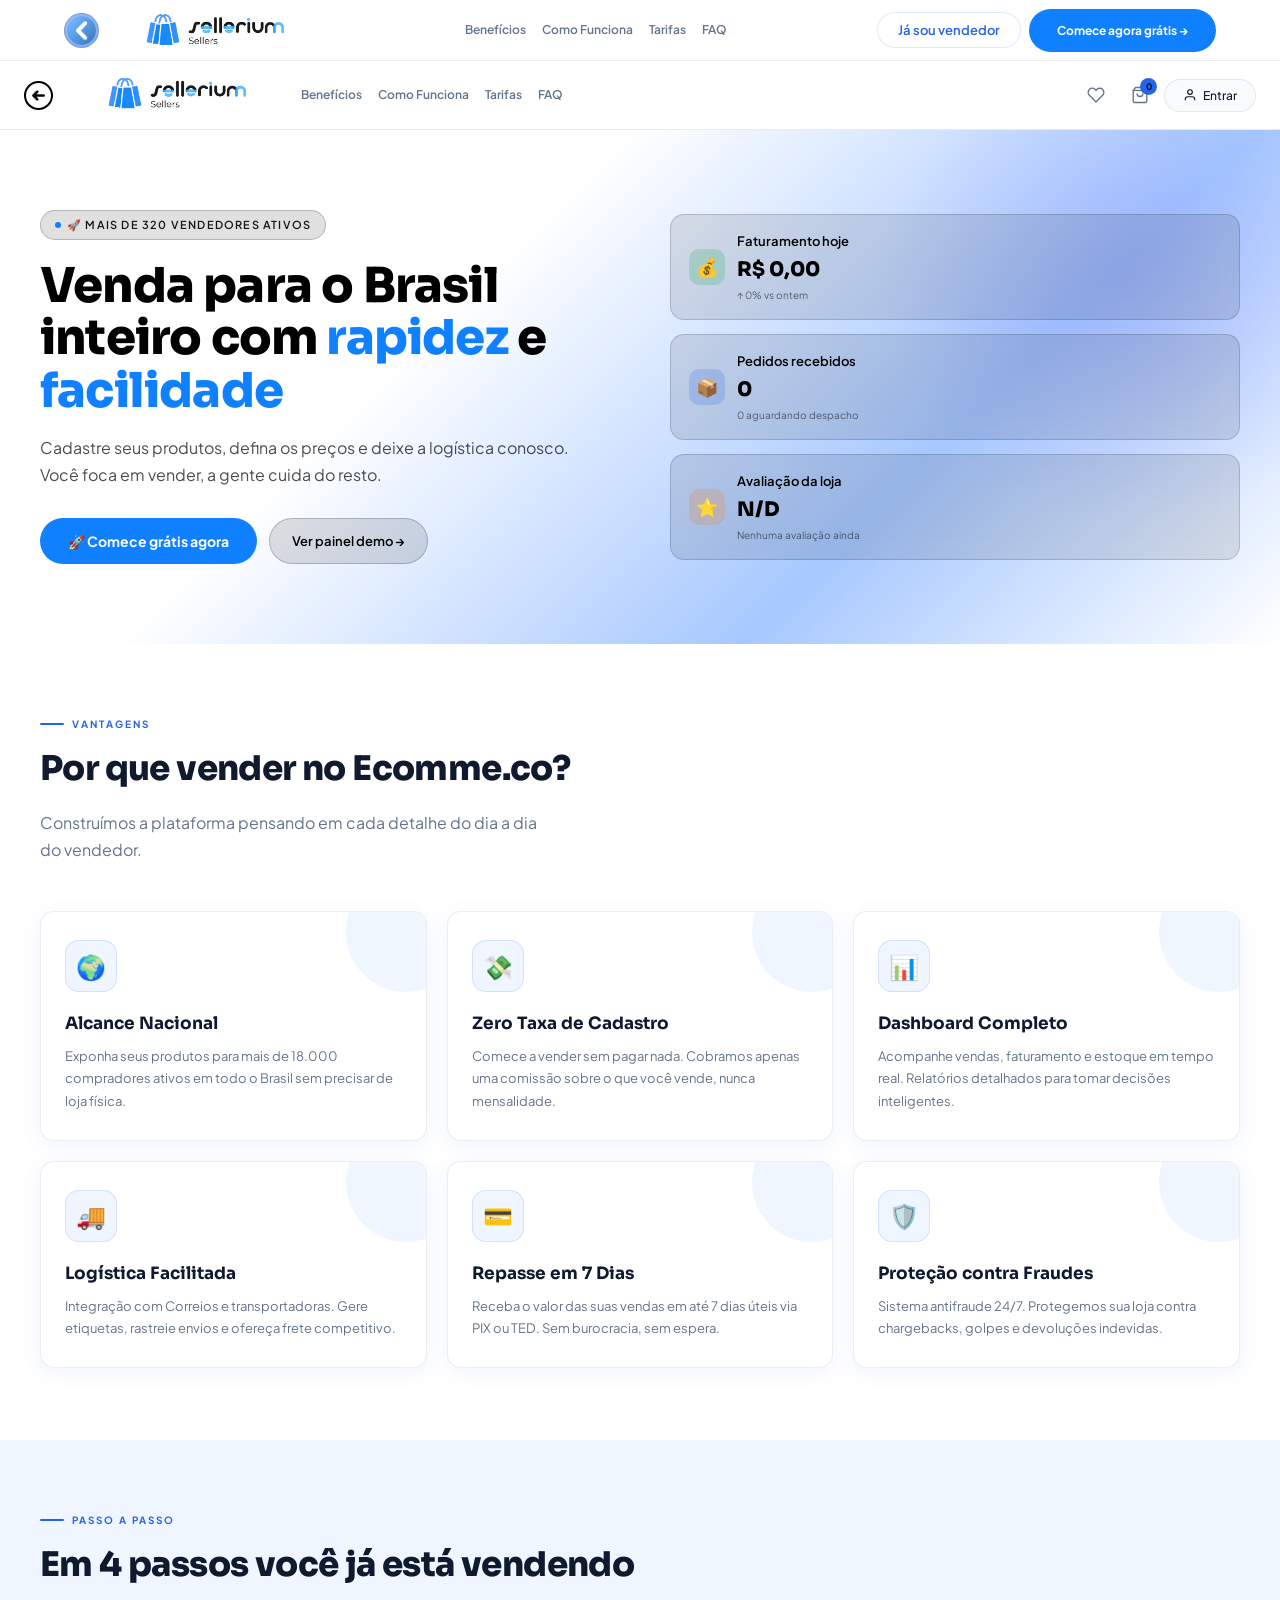
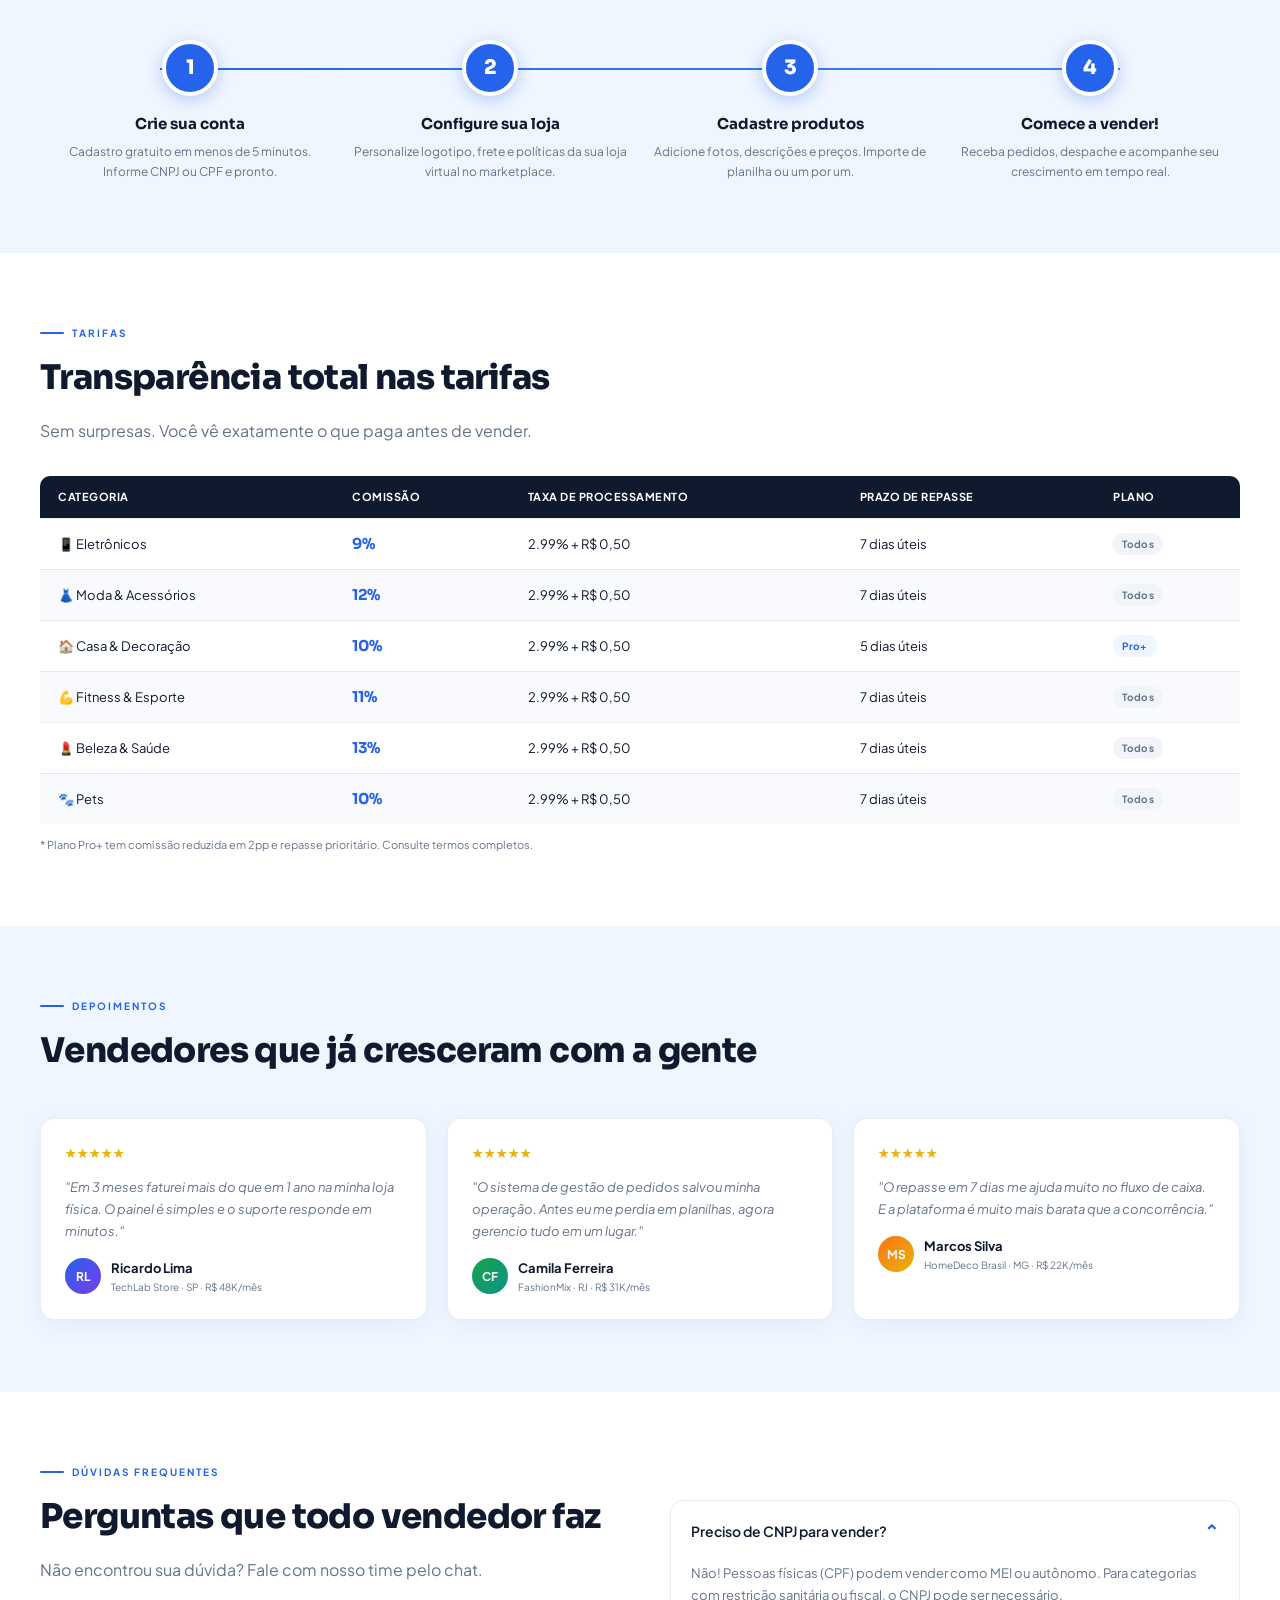
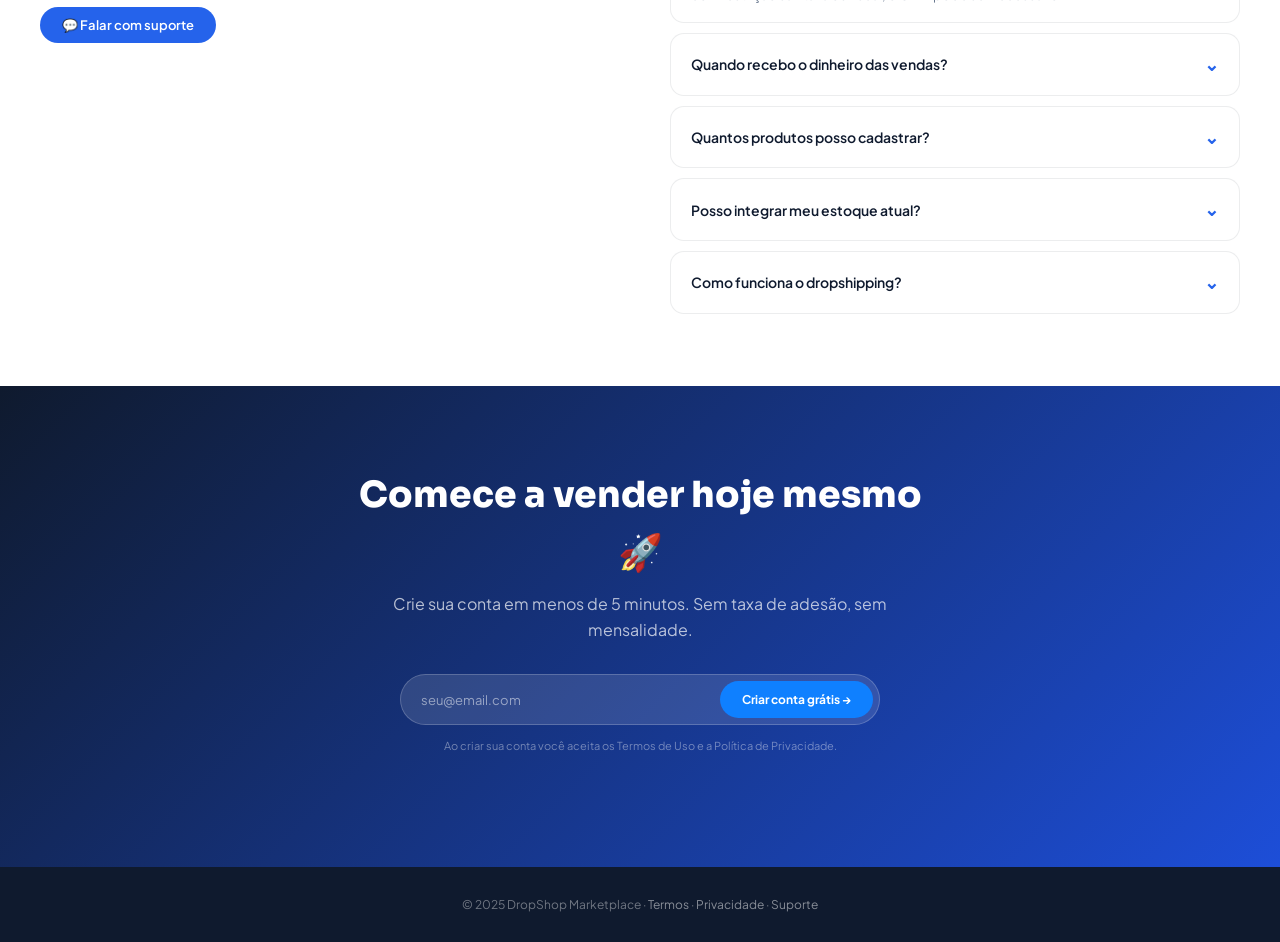
<file: sellers/index.html>
<!DOCTYPE html>
<html lang="pt-BR">
<head>
<meta charset="UTF-8">
<meta name="viewport" content="width=device-width, initial-scale=1.0">
<title>Sellerium Sellers | Área do Vendedor</title>

<link rel="stylesheet" href="styles.css">
<link rel="preconnect" href="https://fonts.googleapis.com">
<link rel="icon" type="image/png" href="../images/favicon.png">
<link href="https://fonts.googleapis.com/css2?family=Sora:wght@300;400;500;600;700;800&family=Plus+Jakarta+Sans:wght@300;400;500;600;700&family=JetBrains+Mono:wght@400;600&display=swap" rel="stylesheet">

</head>
<body>

<div class="toast-stack">
  <div class="toast" id="toast">
    <div class="t-dot t-ok" id="tIco">✓</div>
    <span id="tMsg">OK</span>
  </div>
</div>

<!-- ════════════════════════════════════════════════════════
     /seller/cadastro  — LANDING PAGE
═════════════════════════════════════════════════════════ -->
<div id="landing">
  <header class="land-hdr">
    <div class="land-hdr-in">
      
      <div style="display: flex; align-items: center; gap: 16px;">
        
        <button onclick="buttonLink('../')" style="background: none; border: none; padding: 0; cursor: pointer;">
          <img src="../images/back-1.png" style="background: linear-gradient(135deg, #78a8f5 0%, #5d95f0 60%, #5591f2 100%); opacity: 0.75; width: 35px; height: auto; display: block; padding: 2px; border-radius: 50%; border: 1px solid rgba(0, 0, 0, 0.2);" alt="Back"/>
        </button>
      
        <div class="logo">
          <img src="../images/sellerium-sellers.png" style="width: 200px; height: auto; display: block;" alt="Sellerium"/>
        </div>

      </div>
      <nav class="fac gap16">
        <a href="#beneficios" class="fs12 fw6 muted" style="transition:.2s" onmouseover="this.style.color='#2563eb'" onmouseout="this.style.color=''">Benefícios</a>
        <a href="#como-funciona" class="fs12 fw6 muted" style="transition:.2s" onmouseover="this.style.color='#2563eb'" onmouseout="this.style.color=''">Como Funciona</a>
        <a href="#tarifas" class="fs12 fw6 muted" style="transition:.2s" onmouseover="this.style.color='#2563eb'" onmouseout="this.style.color=''">Tarifas</a>
        <a href="#faq" class="fs12 fw6 muted" style="transition:.2s" onmouseover="this.style.color='#2563eb'" onmouseout="this.style.color=''">FAQ</a>
      </nav>
      <div class="fac gap8">
        <button class="btn btn-o btn-sm" onclick="enterPanel()">Já sou vendedor</button>
        <button class="hero-cta btn-sm" style="font-size:12px" onclick="scrollTo({top:document.getElementById('cadastro-form').offsetTop-80,behavior:'smooth'})">Comece agora grátis →</button>
      </div>
    </div>
  </header>

  <header>
  <div class="header-inner">
    <button onclick="buttonLink('../')" style="background: transparent; border: 2px solid #000; border-radius: 100px; cursor: pointer;">
          <img src="../images/back-0.png" style="width: 25px; height: auto; display: block; opacity: 100%;" alt="Back"/>
        </button>
    
    <div class="logo">
       <button onclick="buttonLink('../')">
         <img src="../images/sellerium-sellers.png" style="position: relative; top: 5px; width: 200px; height: auto; display: block;" alt="Sellerium Sellers"/>
       </button>
    </div>
    <nav class="fac gap16" style="align-items: center">
        <a href="#beneficios" class="fs12 fw6 muted" style="transition:.2s" onmouseover="this.style.color='#2563eb'" onmouseout="this.style.color=''">Benefícios</a>
        <a href="#como-funciona" class="fs12 fw6 muted" style="transition:.2s" onmouseover="this.style.color='#2563eb'" onmouseout="this.style.color=''">Como Funciona</a>
        <a href="#tarifas" class="fs12 fw6 muted" style="transition:.2s" onmouseover="this.style.color='#2563eb'" onmouseout="this.style.color=''">Tarifas</a>
        <a href="#faq" class="fs12 fw6 muted" style="transition:.2s" onmouseover="this.style.color='#2563eb'" onmouseout="this.style.color=''">FAQ</a>
      </nav>
    <div class="header-actions">
      <button class="icon-btn" title="Lista de desejos" onclick="alert('Lista de desejos: ' + wishlist.length + ' item(s)')">
        <svg viewBox="0 0 24 24"><path d="M20.84 4.61a5.5 5.5 0 0 0-7.78 0L12 5.67l-1.06-1.06a5.5 5.5 0 0 0-7.78 7.78l1.06 1.06L12 21.23l7.78-7.78 1.06-1.06a5.5 5.5 0 0 0 0-7.78z"/></svg>
        <span class="badge" id="wishBadge" style="display:none">0</span>
      </button>
      <button class="icon-btn" title="Abrir carrinho" onclick="openCart()">
        <svg viewBox="0 0 24 24"><path d="M6 2 3 6v14a2 2 0 0 0 2 2h14a2 2 0 0 0 2-2V6l-3-4z"/><line x1="3" y1="6" x2="21" y2="6"/><path d="M16 10a4 4 0 0 1-8 0"/></svg>
        <span class="badge" id="cartBadge">0</span>
      </button>
      <button class="btn-account" onclick="login('/login')">
        <svg style="width:14px;height:14px;fill:none;stroke:currentColor;stroke-width:2" viewBox="0 0 24 24"><path d="M20 21v-2a4 4 0 0 0-4-4H8a4 4 0 0 0-4 4v2"/><circle cx="12" cy="7" r="4"/></svg>
        Entrar
      </button>
    </div>
  </div>
</header>

  <!-- HERO -->
  <section class="land-hero">
    <div class="land-hero-in">
      <div>
        <div class="land-hero-pill">🚀 Mais de 320 vendedores ativos</div>
        <h1>Venda para o Brasil inteiro com <em>rapidez</em> e <em>facilidade</em></h1>
        <p>Cadastre seus produtos, defina os preços e deixe a logística conosco. Você foca em vender, a gente cuida do resto.</p>
        <div class="land-hero-btns">
          <button class="hero-cta" onclick="scrollTo({top:document.getElementById('cadastro-form').offsetTop-80,behavior:'smooth'})">🚀 Comece grátis agora</button>
          <button class="btn btn-sm" style="background:rgba(0,0,0,.12);border:1.5px solid rgba(0,0,0,.2);color:#000;border-radius:100px;padding:12px 22px;font-size:13px;font-weight:600" onclick="enterPanel()">Ver painel demo →</button>
        </div>
      </div>
      <div class="hero-cards">
        <div class="hcard fac gap12">
          <div class="hcard-ico" style="background:rgba(22,163,74,.2)">💰</div>
          <div><div class="hcard-title">Faturamento hoje</div><div class="hcard-val">R$ 0,00</div><div class="hcard-detail">↑ 0% vs ontem</div></div>
        </div>
        <div class="hcard fac gap12">
          <div class="hcard-ico" style="background:rgba(37,99,235,.2)">📦</div>
          <div><div class="hcard-title">Pedidos recebidos</div><div class="hcard-val">0</div><div class="hcard-detail">0 aguardando despacho</div></div>
        </div>
        <div class="hcard fac gap12">
          <div class="hcard-ico" style="background:rgba(249,115,22,.2)">⭐</div>
          <div><div class="hcard-title">Avaliação da loja</div><div class="hcard-val">N/D</div><div class="hcard-detail">Nenhuma avaliação ainda</div></div>
        </div>
      </div>
    </div>
  </section>

  <!-- BENEFITS -->
  <section class="land-sec" id="beneficios">
    <div class="land-sec-in">
      <div class="sec-label">Vantagens</div>
      <div class="fac-sb">
        <div><div class="sec-title">Por que vender no Ecomme.co?</div><div class="sec-sub">Construímos a plataforma pensando em cada detalhe do dia a dia do vendedor.</div></div>
      </div>
      <div class="benefits-grid">
        <div class="benefit-card"><div class="benefit-ico">🌍</div><h3>Alcance Nacional</h3><p>Exponha seus produtos para mais de 18.000 compradores ativos em todo o Brasil sem precisar de loja física.</p></div>
        <div class="benefit-card"><div class="benefit-ico">💸</div><h3>Zero Taxa de Cadastro</h3><p>Comece a vender sem pagar nada. Cobramos apenas uma comissão sobre o que você vende, nunca mensalidade.</p></div>
        <div class="benefit-card"><div class="benefit-ico">📊</div><h3>Dashboard Completo</h3><p>Acompanhe vendas, faturamento e estoque em tempo real. Relatórios detalhados para tomar decisões inteligentes.</p></div>
        <div class="benefit-card"><div class="benefit-ico">🚚</div><h3>Logística Facilitada</h3><p>Integração com Correios e transportadoras. Gere etiquetas, rastreie envios e ofereça frete competitivo.</p></div>
        <div class="benefit-card"><div class="benefit-ico">💳</div><h3>Repasse em 7 Dias</h3><p>Receba o valor das suas vendas em até 7 dias úteis via PIX ou TED. Sem burocracia, sem espera.</p></div>
        <div class="benefit-card"><div class="benefit-ico">🛡️</div><h3>Proteção contra Fraudes</h3><p>Sistema antifraude 24/7. Protegemos sua loja contra chargebacks, golpes e devoluções indevidas.</p></div>
      </div>
    </div>
  </section>

  <!-- HOW IT WORKS -->
  <section class="land-sec land-sec-alt" id="como-funciona">
    <div class="land-sec-in">
      <div class="sec-label">Passo a passo</div>
      <div class="sec-title">Em 4 passos você já está vendendo</div>
      <div class="how-steps">
        <div class="how-step"><div class="how-num">1</div><h4>Crie sua conta</h4><p>Cadastro gratuito em menos de 5 minutos. Informe CNPJ ou CPF e pronto.</p></div>
        <div class="how-step"><div class="how-num">2</div><h4>Configure sua loja</h4><p>Personalize logotipo, frete e políticas da sua loja virtual no marketplace.</p></div>
        <div class="how-step"><div class="how-num">3</div><h4>Cadastre produtos</h4><p>Adicione fotos, descrições e preços. Importe de planilha ou um por um.</p></div>
        <div class="how-step"><div class="how-num">4</div><h4>Comece a vender!</h4><p>Receba pedidos, despache e acompanhe seu crescimento em tempo real.</p></div>
      </div>
    </div>
  </section>

  <!-- COMMISSIONS -->
  <section class="land-sec" id="tarifas">
    <div class="land-sec-in">
      <div class="sec-label">Tarifas</div>
      <div class="sec-title">Transparência total nas tarifas</div>
      <div class="sec-sub" style="margin-bottom:0">Sem surpresas. Você vê exatamente o que paga antes de vender.</div>
      <table class="comm-table" style="margin-top:32px">
        <thead><tr><th>Categoria</th><th>Comissão</th><th>Taxa de Processamento</th><th>Prazo de Repasse</th><th>Plano</th></tr></thead>
        <tbody>
          <tr><td>📱 Eletrônicos</td><td><span class="rate">9%</span></td><td>2.99% + R$ 0,50</td><td>7 dias úteis</td><td><span class="tag tag-gray">Todos</span></td></tr>
          <tr><td>👗 Moda & Acessórios</td><td><span class="rate">12%</span></td><td>2.99% + R$ 0,50</td><td>7 dias úteis</td><td><span class="tag tag-gray">Todos</span></td></tr>
          <tr><td>🏠 Casa & Decoração</td><td><span class="rate">10%</span></td><td>2.99% + R$ 0,50</td><td>5 dias úteis</td><td><span class="tag tag-blue">Pro+</span></td></tr>
          <tr><td>💪 Fitness & Esporte</td><td><span class="rate">11%</span></td><td>2.99% + R$ 0,50</td><td>7 dias úteis</td><td><span class="tag tag-gray">Todos</span></td></tr>
          <tr><td>💄 Beleza & Saúde</td><td><span class="rate">13%</span></td><td>2.99% + R$ 0,50</td><td>7 dias úteis</td><td><span class="tag tag-gray">Todos</span></td></tr>
          <tr><td>🐾 Pets</td><td><span class="rate">10%</span></td><td>2.99% + R$ 0,50</td><td>7 dias úteis</td><td><span class="tag tag-gray">Todos</span></td></tr>
        </tbody>
      </table>
      <p style="font-size:11px;color:var(--muted);margin-top:12px">* Plano Pro+ tem comissão reduzida em 2pp e repasse prioritário. Consulte termos completos.</p>
    </div>
  </section>

  <!-- TESTIMONIALS -->
  <section class="land-sec land-sec-alt">
    <div class="land-sec-in">
      <div class="sec-label">Depoimentos</div>
      <div class="sec-title">Vendedores que já cresceram com a gente</div>
      <div class="test-grid">
        <div class="test-card"><div class="test-stars">★★★★★</div><div class="test-text">"Em 3 meses faturei mais do que em 1 ano na minha loja física. O painel é simples e o suporte responde em minutos."</div><div class="test-user"><div class="test-av" style="background:linear-gradient(135deg,#2563eb,#7c3aed)">RL</div><div><div class="test-name">Ricardo Lima</div><div class="test-role">TechLab Store · SP · R$ 48K/mês</div></div></div></div>
        <div class="test-card"><div class="test-stars">★★★★★</div><div class="test-text">"O sistema de gestão de pedidos salvou minha operação. Antes eu me perdia em planilhas, agora gerencio tudo em um lugar."</div><div class="test-user"><div class="test-av" style="background:linear-gradient(135deg,#16a34a,#0d9488)">CF</div><div><div class="test-name">Camila Ferreira</div><div class="test-role">FashionMix · RJ · R$ 31K/mês</div></div></div></div>
        <div class="test-card"><div class="test-stars">★★★★★</div><div class="test-text">"O repasse em 7 dias me ajuda muito no fluxo de caixa. E a plataforma é muito mais barata que a concorrência."</div><div class="test-user"><div class="test-av" style="background:linear-gradient(135deg,#f97316,#eab308)">MS</div><div><div class="test-name">Marcos Silva</div><div class="test-role">HomeDeco Brasil · MG · R$ 22K/mês</div></div></div></div>
      </div>
    </div>
  </section>

  <!-- FAQ -->
  <section class="land-sec" id="faq">
    <div class="land-sec-in" style="display:grid;grid-template-columns:1fr 1fr;gap:60px;align-items:start">
      <div>
        <div class="sec-label">Dúvidas frequentes</div>
        <div class="sec-title">Perguntas que todo vendedor faz</div>
        <div class="sec-sub">Não encontrou sua dúvida? Fale com nosso time pelo chat.</div>
        <div style="margin-top:24px"><button class="btn btn-p" onclick="toast('Abrindo chat de suporte...','info')">💬 Falar com suporte</button></div>
      </div>
      <div class="faq-list">
        <div class="faq-item open"><div class="faq-q" onclick="toggleFAQ(this)"><span>Preciso de CNPJ para vender?</span><span class="faq-arrow">⌄</span></div><div class="faq-a">Não! Pessoas físicas (CPF) podem vender como MEI ou autônomo. Para categorias com restrição sanitária ou fiscal, o CNPJ pode ser necessário.</div></div>
        <div class="faq-item"><div class="faq-q" onclick="toggleFAQ(this)"><span>Quando recebo o dinheiro das vendas?</span><span class="faq-arrow">⌄</span></div><div class="faq-a">O repasse acontece em até 7 dias úteis após a confirmação da entrega. No Plano Pro+ o prazo cai para 5 dias. Transferências via PIX ou TED.</div></div>
        <div class="faq-item"><div class="faq-q" onclick="toggleFAQ(this)"><span>Quantos produtos posso cadastrar?</span><span class="faq-arrow">⌄</span></div><div class="faq-a">No plano gratuito até 50 produtos ativos. No Plano Pro+ produtos ilimitados, com importação em massa por planilha.</div></div>
        <div class="faq-item"><div class="faq-q" onclick="toggleFAQ(this)"><span>Posso integrar meu estoque atual?</span><span class="faq-arrow">⌄</span></div><div class="faq-a">Sim! Temos integração com Bling, Tiny ERP, WooCommerce e API própria para desenvolvedores.</div></div>
        <div class="faq-item"><div class="faq-q" onclick="toggleFAQ(this)"><span>Como funciona o dropshipping?</span><span class="faq-arrow">⌄</span></div><div class="faq-a">Você cadastra os produtos, vende e o fornecedor envia direto ao cliente. Você não precisa ter estoque físico.</div></div>
      </div>
    </div>
  </section>

  <!-- CTA -->
  <section class="land-cta" id="cadastro-form">
    <div style="max-width:580px;margin:0 auto">
      <h2>Comece a vender hoje mesmo 🚀</h2>
      <p>Crie sua conta em menos de 5 minutos. Sem taxa de adesão, sem mensalidade.</p>
      <div class="cta-form">
        <input class="cta-inp" type="email" placeholder="seu@email.com" id="ctaEmail">
        <button class="hero-cta" style="border-radius:100px;padding:11px 22px;font-size:12px" onclick="doSellerRegister()">Criar conta grátis →</button>
      </div>
      <p style="font-size:11px;color:rgba(255,255,255,.4);margin-top:12px">Ao criar sua conta você aceita os Termos de Uso e a Política de Privacidade.</p>
    </div>
  </section>

  <footer class="land-footer">
    <p>© 2025 DropShop Marketplace · <a href="#" style="color:rgba(255,255,255,.5)">Termos</a> · <a href="#" style="color:rgba(255,255,255,.5)">Privacidade</a> · <a href="#" style="color:rgba(255,255,255,.5)">Suporte</a></p>
  </footer>
</div>

<!-- ════════════════════════════════════════════════════════
     APP SHELL — Seller Panel
═════════════════════════════════════════════════════════ -->
<div id="appShell">
  <header class="app-hdr">
    <div class="app-hdr-in">
      <div class="fac gap16">
        <div class="app-logo">Drop<span>Shop</span><span class="app-logo-badge">Sellers</span></div>
        <div class="app-breadcrumb" id="appBC">
          <a href="#" onclick="showLanding()">Marketplace</a>
          <span>›</span><span id="bcText">Dashboard</span>
        </div>
      </div>
      <div class="app-hdr-right">
        <div class="store-badge">TechLab Store</div>
        <div class="hdr-ico" title="Notificações" onclick="toast('3 novas notificações 🔔','info')">🔔<div class="bdg">3</div></div>
        <div class="hdr-ico" title="Ajuda" onclick="toast('Central de ajuda','info')">❓</div>
        <div class="seller-av" title="Perfil" onclick="navigate('config')">RL</div>
      </div>
    </div>
  </header>

  <div class="app-body">
    <!-- ── SIDEBAR ── -->
    <nav class="app-sb">
      <div class="sb-seller-info">
        <div class="sb-av">RL</div>
        <div class="sb-name">Ricardo Lima</div>
        <div class="sb-store">TechLab Store</div>
        <div class="sb-plan">⭐ Plano Pro+</div>
      </div>
      <div class="sb-nav">
        <div class="sb-sec-label">Principal</div>
        <button class="nav-btn on" data-page="dashboard" onclick="navigate('dashboard',this)"><span class="nav-ico">📊</span><span class="nav-lbl">Dashboard</span></button>

        <div class="sb-sec-label" style="margin-top:8px">Produtos</div>
        <button class="nav-btn" data-page="produtos" onclick="navigate('produtos',this)"><span class="nav-ico">📦</span><span class="nav-lbl">Meus Produtos</span><span class="nav-bdg" id="sbProdBdg">48</span></button>
        <button class="nav-btn" data-page="novo-produto" onclick="navigate('novo-produto',this)"><span class="nav-ico">➕</span><span class="nav-lbl">Novo Produto</span><span class="nav-new-bdg">Novo</span></button>

        <div class="sb-sec-label" style="margin-top:8px">Vendas</div>
        <button class="nav-btn" data-page="pedidos" onclick="navigate('pedidos',this)"><span class="nav-ico">🛒</span><span class="nav-lbl">Pedidos</span><span class="nav-bdg" id="sbOrdBdg">7</span></button>
        <button class="nav-btn" data-page="financas" onclick="navigate('financas',this)"><span class="nav-ico">💰</span><span class="nav-lbl">Financeiro</span></button>

        <div class="sb-sec-label" style="margin-top:8px">Loja</div>
        <button class="nav-btn" data-page="config" onclick="navigate('config',this)"><span class="nav-ico">⚙️</span><span class="nav-lbl">Configurações</span></button>
      </div>
      <div class="sb-footer">
        <button class="nav-btn" onclick="showLanding()"><span class="nav-ico">🏪</span><span class="nav-lbl">Ver minha loja</span></button>
        <button class="nav-btn danger" onclick="toast('Saindo da conta...','info');setTimeout(showLanding,1200)" style="color:rgba(239,68,68,.7)"><span class="nav-ico">🚪</span><span class="nav-lbl">Sair</span></button>
      </div>
    </nav>

    <!-- ── MAIN ── -->
    <main class="app-main">

      <!-- ═════ DASHBOARD ═════ -->
      <div class="page on" id="page-dashboard">
        <div class="page-hd">
          <div><h2>Dashboard</h2><p>Visão geral da TechLab Store · Hoje, <span id="dashDate"></span></p></div>
          <div class="fac gap8">
            <select class="sel" style="width:auto;padding:7px 28px 7px 11px;font-size:12px" onchange="toast('Período atualizado')"><option>Últimos 30 dias</option><option>Últimos 7 dias</option><option>Este mês</option><option>Este ano</option></select>
            <button class="btn btn-o btn-sm" onclick="toast('Relatório exportado! 📄')">📄 Exportar</button>
          </div>
        </div>

        <!-- KPIs -->
        <div class="kpi-grid mb16">
          <div class="kpi kpi-blue">
            <div class="kpi-ico blue">💰</div>
            <div class="kpi-label">Faturamento Bruto</div>
            <div class="kpi-val sora">R$ 38.840</div>
            <div class="kpi-trend trend-up">↑ 24.3% vs mês anterior</div>
            <div class="sparkline" id="spark1"></div>
          </div>
          <div class="kpi kpi-green">
            <div class="kpi-ico green">📦</div>
            <div class="kpi-label">Pedidos Recebidos</div>
            <div class="kpi-val sora">284</div>
            <div class="kpi-trend trend-up">↑ 18.7% vs mês anterior</div>
            <div class="sparkline" id="spark2"></div>
          </div>
          <div class="kpi kpi-orange">
            <div class="kpi-ico orange">🛒</div>
            <div class="kpi-label">Ticket Médio</div>
            <div class="kpi-val sora">R$ 136,76</div>
            <div class="kpi-trend trend-up">↑ 4.6% vs mês anterior</div>
            <div class="sparkline" id="spark3"></div>
          </div>
          <div class="kpi kpi-purple">
            <div class="kpi-ico purple">⭐</div>
            <div class="kpi-label">Avaliação Média</div>
            <div class="kpi-val sora">4.9</div>
            <div class="kpi-trend trend-up" style="color:var(--yellow)">★★★★★ 182 avaliações</div>
            <div class="sparkline" id="spark4"></div>
          </div>
        </div>

        <!-- Charts row -->
        <div style="display:grid;grid-template-columns:2fr 1fr;gap:16px;margin-bottom:16px">
          <!-- Revenue chart -->
          <div class="card">
            <div class="card-hd">
              <h4>📈 Faturamento Mensal (2025)</h4>
              <div class="fac gap8">
                <span class="tag tag-green">+ R$7.640 este mês</span>
              </div>
            </div>
            <div class="card-pad">
              <div class="rev-chart-container">
                <div class="rev-grid">
                  <div class="rev-grid-line"><span>40K</span></div>
                  <div class="rev-grid-line"><span>30K</span></div>
                  <div class="rev-grid-line"><span>20K</span></div>
                  <div class="rev-grid-line"><span>10K</span></div>
                  <div class="rev-grid-line"><span>0</span></div>
                </div>
                <div class="rev-chart" id="revChart"></div>
              </div>
            </div>
          </div>
          <!-- Category donut -->
          <div class="card">
            <div class="card-hd"><h4>📂 Vendas por Categoria</h4></div>
            <div class="card-pad">
              <div class="donut-wrap mb16">
                <div class="donut" style="background:conic-gradient(var(--blue) 0% 42%,var(--orange) 42% 70%,var(--green) 70% 88%,var(--purple) 88% 100%)"></div>
                <div class="donut-legend">
                  <div class="dl-row"><div class="dl-dot" style="background:var(--blue)"></div><span class="fs11">Eletrônicos <strong>42%</strong></span></div>
                  <div class="dl-row"><div class="dl-dot" style="background:var(--orange)"></div><span class="fs11">Moda <strong>28%</strong></span></div>
                  <div class="dl-row"><div class="dl-dot" style="background:var(--green)"></div><span class="fs11">Casa <strong>18%</strong></span></div>
                  <div class="dl-row"><div class="dl-dot" style="background:var(--purple)"></div><span class="fs11">Fitness <strong>12%</strong></span></div>
                </div>
              </div>
              <div class="cat-chart">
                <div class="cat-row"><span class="cat-lbl fs11">Eletrônicos</span><div class="cat-bar-bg"><div class="cat-bar-fg" style="width:42%;background:var(--blue)"></div></div><span class="cat-pct" style="color:var(--blue)">42%</span></div>
                <div class="cat-row"><span class="cat-lbl fs11">Moda</span><div class="cat-bar-bg"><div class="cat-bar-fg" style="width:28%;background:var(--orange)"></div></div><span class="cat-pct" style="color:var(--orange)">28%</span></div>
                <div class="cat-row"><span class="cat-lbl fs11">Casa</span><div class="cat-bar-bg"><div class="cat-bar-fg" style="width:18%;background:var(--green)"></div></div><span class="cat-pct" style="color:var(--green)">18%</span></div>
                <div class="cat-row"><span class="cat-lbl fs11">Fitness</span><div class="cat-bar-bg"><div class="cat-bar-fg" style="width:12%;background:var(--purple)"></div></div><span class="cat-pct" style="color:var(--purple)">12%</span></div>
              </div>
            </div>
          </div>
        </div>

        <!-- Bottom row -->
        <div style="display:grid;grid-template-columns:1fr 280px;gap:16px;margin-bottom:16px">
          <!-- Recent orders -->
          <div class="card">
            <div class="card-hd">
              <h4>🛒 Pedidos Recentes</h4>
              <button class="btn btn-ghost btn-xs" onclick="navigate('pedidos')">Ver todos →</button>
            </div>
            <div class="tbl-wrap">
              <table>
                <thead><tr><th>Pedido</th><th>Cliente</th><th>Produto</th><th>Total</th><th>Status</th><th>Data</th></tr></thead>
                <tbody>
                  <tr><td class="td-link" onclick="navigate('pedidos')">#DS-0042</td><td>Ana Carolina</td><td>Smartwatch Pro X7</td><td class="sora fw7 blue">R$ 189,90</td><td><span class="tag tag-orange">⏳ Despachar</span></td><td class="muted fs11">Hoje 14:32</td></tr>
                  <tr><td class="td-link" onclick="navigate('pedidos')">#DS-0041</td><td>Pedro Martins</td><td>Kit LED Smart + Fone</td><td class="sora fw7 blue">R$ 199,80</td><td><span class="tag tag-blue">🚚 Em trânsito</span></td><td class="muted fs11">Hoje 11:18</td></tr>
                  <tr><td class="td-link" onclick="navigate('pedidos')">#DS-0040</td><td>Carla Souza</td><td>Tênis Running XL</td><td class="sora fw7 blue">R$ 199,90</td><td><span class="tag tag-green">✅ Entregue</span></td><td class="muted fs11">Ontem</td></tr>
                  <tr><td class="td-link" onclick="navigate('pedidos')">#DS-0039</td><td>Lucas Ferreira</td><td>Mochila Executiva</td><td class="sora fw7 blue">R$ 159,90</td><td><span class="tag tag-green">✅ Entregue</span></td><td class="muted fs11">Ontem</td></tr>
                  <tr><td class="td-link" onclick="navigate('pedidos')">#DS-0038</td><td>Marina Costa</td><td>Kit Skincare Vit. C</td><td class="sora fw7 blue">R$ 99,90</td><td><span class="tag tag-yellow">⚠ Devolução</span></td><td class="muted fs11">12/01</td></tr>
                </tbody>
              </table>
            </div>
          </div>
          <!-- Top products -->
          <div class="card">
            <div class="card-hd"><h4>🏆 Top Produtos</h4></div>
            <div class="card-pad">
              <div class="top-prod"><div class="top-rank r1">1</div><div class="top-prod-em">⌚</div><div style="flex:1;min-width:0"><div class="top-prod-name fs12">Smartwatch Pro X7</div><div class="top-prod-sales muted fs10">94 vendas</div></div><div class="top-prod-rev">R$ 17.860</div></div>
              <div class="top-prod"><div class="top-rank r2">2</div><div class="top-prod-em">🎧</div><div style="flex:1;min-width:0"><div class="top-prod-name fs12">Fone BT ANC Pro</div><div class="top-prod-sales muted fs10">72 vendas</div></div><div class="top-prod-rev">R$ 8.630</div></div>
              <div class="top-prod"><div class="top-rank r3">3</div><div class="top-prod-em">💡</div><div style="flex:1;min-width:0"><div class="top-prod-name fs12">Kit LED Smart RGB</div><div class="top-prod-sales muted fs10">64 vendas</div></div><div class="top-prod-rev">R$ 5.113</div></div>
              <div class="top-prod"><div class="top-rank">4</div><div class="top-prod-em">📷</div><div style="flex:1;min-width:0"><div class="top-prod-name fs12">Câmera WiFi 2K</div><div class="top-prod-sales muted fs10">31 vendas</div></div><div class="top-prod-rev">R$ 4.647</div></div>
              <div class="top-prod" style="border:none"><div class="top-rank">5</div><div class="top-prod-em">🍶</div><div style="flex:1;min-width:0"><div class="top-prod-name fs12">Garrafa Térmica 1L</div><div class="top-prod-sales muted fs10">23 vendas</div></div><div class="top-prod-rev">R$ 1.607</div></div>
            </div>
          </div>
        </div>

        <!-- Quick actions -->
        <div class="card card-pad">
          <div style="font-size:11px;font-weight:700;text-transform:uppercase;letter-spacing:1px;color:var(--muted);margin-bottom:12px">Ações Rápidas</div>
          <div class="quick-grid">
            <div class="quick-card" onclick="navigate('novo-produto')"><div class="quick-ico">➕</div><div class="quick-lbl">Novo Produto</div></div>
            <div class="quick-card" onclick="navigate('pedidos')"><div class="quick-ico">🚚</div><div class="quick-lbl">Despachar Pedidos</div></div>
            <div class="quick-card" onclick="navigate('financas')"><div class="quick-ico">💸</div><div class="quick-lbl">Solicitar Saque</div></div>
            <div class="quick-card" onclick="toast('Relatório CSV exportado! 📊','info')"><div class="quick-ico">📊</div><div class="quick-lbl">Exportar Relatório</div></div>
          </div>
        </div>
      </div>

      <!-- ═════ PRODUTOS ═════ -->
      <div class="page" id="page-produtos">
        <div class="page-hd">
          <div><h2>Meus Produtos</h2><p>48 produtos cadastrados · 2 com estoque baixo</p></div>
          <div class="fac gap8">
            <button class="btn btn-o btn-sm" onclick="toast('Importando planilha...','info')">📥 Importar CSV</button>
            <button class="btn btn-p btn-sm" onclick="navigate('novo-produto')">+ Novo Produto</button>
          </div>
        </div>
        <div class="filter-bar">
          <input class="inp" style="flex:1;max-width:240px" type="search" placeholder="🔍  Buscar produto...">
          <div class="status-tabs">
            <div class="stab on" onclick="filterProds(this,'all')">Todos (48)</div>
            <div class="stab" onclick="filterProds(this,'active')">Ativos (44)</div>
            <div class="stab" onclick="filterProds(this,'paused')">Pausados (3)</div>
            <div class="stab" onclick="filterProds(this,'low')">⚠ Estoque Baixo (2)</div>
          </div>
          <select class="sel" style="width:auto;font-size:12px;padding:7px 26px 7px 10px">
            <option>Todos os categorias</option><option>Eletrônicos</option><option>Moda</option><option>Casa</option>
          </select>
          <button class="btn btn-ghost btn-xs" onclick="toast('Ações em massa','info')">⚡ Ações em massa</button>
        </div>
        <div class="card">
          <div class="tbl-wrap">
            <table id="prodTable">
              <thead><tr><td class="chk-col"><input type="checkbox" class="chk" onchange="toggleAll(this)"></td><th>Produto</th><th>SKU</th><th>Categoria</th><th>Preço</th><th>Estoque</th><th>Vendas</th><th>Status</th><th>Ações</th></tr></thead>
              <tbody id="prodTbody"></tbody>
            </table>
          </div>
          <div style="padding:14px 16px;border-top:1px solid var(--b2);display:flex;align-items:center;justify-content:space-between" class="fs11 muted">
            <span>Mostrando 1–8 de 48 produtos</span>
            <div class="fac gap4">
              <button class="btn btn-ghost btn-xs" style="border-radius:var(--r)">← Ant</button>
              <button class="btn btn-xs" style="background:var(--blue);color:#fff;border-radius:var(--r);padding:5px 10px">1</button>
              <button class="btn btn-ghost btn-xs" style="border-radius:var(--r)">2</button>
              <button class="btn btn-ghost btn-xs" style="border-radius:var(--r)">3</button>
              <button class="btn btn-ghost btn-xs" style="border-radius:var(--r)">Próx →</button>
            </div>
          </div>
        </div>
      </div>

      <!-- ═════ NOVO PRODUTO ═════ -->
      <div class="page" id="page-novo-produto">
        <div class="page-hd">
          <div><h2>Cadastrar Novo Produto</h2><p>Preencha as informações do produto para publicar</p></div>
          <div class="fac gap8">
            <button class="btn btn-ghost btn-sm" onclick="toast('Rascunho salvo ✓')">💾 Salvar rascunho</button>
            <button class="btn btn-p btn-sm" onclick="publishProduct()">🚀 Publicar Produto</button>
          </div>
        </div>
        <div class="np-layout">
          <div style="display:flex;flex-direction:column;gap:14px">
            <!-- basic info -->
            <div class="card card-pad">
              <div style="font-size:13px;font-weight:700;margin-bottom:16px;display:flex;align-items:center;gap:7px"><span style="width:24px;height:24px;background:var(--blueDim);border-radius:6px;display:flex;align-items:center;justify-content:center;font-size:12px">1</span> Informações Básicas</div>
              <div style="display:flex;flex-direction:column;gap:13px">
                <div class="fgrp"><label>Nome do Produto *</label><input class="inp" id="npName" placeholder="Ex: Smartwatch Pro X8 Ultra" oninput="updatePreview()"></div>
                <div class="fgrid2">
                  <div class="fgrp"><label>Categoria *</label><select class="sel" id="npCat" onchange="updatePreview()"><option>Selecionar...</option><option>📱 Eletrônicos</option><option>👗 Moda</option><option>🏠 Casa</option><option>💪 Fitness</option><option>💄 Beleza</option><option>🐾 Pets</option></select></div>
                  <div class="fgrp"><label>Marca</label><input class="inp" placeholder="Ex: Samsung, Nike, própria"></div>
                </div>
                <div class="fgrp"><label>Descrição Curta *</label><textarea class="inp ta" placeholder="Descrição que aparece na listagem (máx 200 caracteres)" id="npDesc" oninput="updatePreview()"></textarea></div>
                <div class="fgrp"><label>Descrição Completa</label><textarea class="inp" style="min-height:120px;resize:vertical" placeholder="Descrição detalhada com especificações, diferenciais e cuidados..."></textarea></div>
              </div>
            </div>
            <!-- images -->
            <div class="card card-pad">
              <div style="font-size:13px;font-weight:700;margin-bottom:14px;display:flex;align-items:center;gap:7px"><span style="width:24px;height:24px;background:var(--blueDim);border-radius:6px;display:flex;align-items:center;justify-content:center;font-size:12px">2</span> Imagens do Produto</div>
              <div style="display:grid;grid-template-columns:1fr 1fr 1fr;gap:10px">
                <div class="upload-area" onclick="toast('Selecionar imagem...','info')">
                  <div class="icon">📸</div>
                  <h4>Foto Principal</h4>
                  <p>PNG, JPG · Mín 800×800px</p>
                </div>
                <div class="upload-area" onclick="toast('Selecionar imagem...','info')">
                  <div class="icon">🖼️</div>
                  <h4>Foto 2</h4>
                  <p>Adicionar imagem</p>
                </div>
                <div class="upload-area" onclick="toast('Selecionar imagem...','info')">
                  <div class="icon">🖼️</div>
                  <h4>Foto 3</h4>
                  <p>Adicionar imagem</p>
                </div>
              </div>
            </div>
            <!-- pricing -->
            <div class="card card-pad">
              <div style="font-size:13px;font-weight:700;margin-bottom:14px;display:flex;align-items:center;gap:7px"><span style="width:24px;height:24px;background:var(--blueDim);border-radius:6px;display:flex;align-items:center;justify-content:center;font-size:12px">3</span> Preço e Estoque</div>
              <div class="fgrid3" style="margin-bottom:12px">
                <div class="fgrp"><label>Preço de Custo</label><input class="inp mono" placeholder="R$ 0,00" oninput="calcMargin()"></div>
                <div class="fgrp"><label>Preço de Venda *</label><input class="inp mono" id="npPrice" placeholder="R$ 0,00" oninput="calcMargin();updatePreview()"></div>
                <div class="fgrp"><label>Preço Promocional</label><input class="inp mono" placeholder="R$ 0,00"></div>
              </div>
              <div class="fgrid3" style="margin-bottom:12px">
                <div class="fgrp"><label>SKU / Cód. Interno</label><input class="inp mono" placeholder="TL-SKU-001"></div>
                <div class="fgrp"><label>Estoque Inicial *</label><input class="inp" type="number" placeholder="0" min="0"></div>
                <div class="fgrp"><label>Estoque Mínimo (Alerta)</label><input class="inp" type="number" placeholder="5" min="0"></div>
              </div>
              <div class="fgrid2">
                <div class="fgrp"><label>Peso (g)</label><input class="inp" type="number" placeholder="Ex: 350"></div>
                <div class="fgrp"><label>Dimensões (cm) LxAxP</label><input class="inp" placeholder="Ex: 20 x 15 x 8"></div>
              </div>
              <div id="marginCalc" style="display:none;margin-top:12px;background:var(--bg3);border:1px solid var(--b2);border-radius:var(--r);padding:10px 14px;font-size:12px" class="fac gap16">
                <span>💡 Margem estimada: <strong id="marginVal" class="blue">—</strong></span>
                <span class="muted">Após comissão de 9%: <strong id="netVal" class="green">—</strong></span>
              </div>
            </div>
            <!-- variations -->
            <div class="card card-pad">
              <div style="font-size:13px;font-weight:700;margin-bottom:14px;display:flex;align-items:center;gap:7px"><span style="width:24px;height:24px;background:var(--blueDim);border-radius:6px;display:flex;align-items:center;justify-content:center;font-size:12px">4</span> Variações</div>
              <div class="fgrid2" style="margin-bottom:12px">
                <div class="fgrp"><label>Tipo de Variação 1</label><select class="sel"><option>Selecionar...</option><option>Tamanho</option><option>Cor</option><option>Voltagem</option><option>Material</option></select></div>
                <div class="fgrp"><label>Valores</label><input class="inp" placeholder="Ex: P, M, G, GG (separado por vírgula)"></div>
              </div>
              <div id="varList">
                <div class="var-item"><span class="fs12">🔵 Azul — P · R$ 189,90 · Est: 10</span><div style="flex:1"></div><div class="var-remove" onclick="this.parentElement.remove()">✕</div></div>
                <div class="var-item"><span class="fs12">🔴 Vermelho — M · R$ 189,90 · Est: 8</span><div style="flex:1"></div><div class="var-remove" onclick="this.parentElement.remove()">✕</div></div>
              </div>
              <button class="btn btn-ghost btn-xs mt8" onclick="addVariation()" style="border:1.5px dashed var(--b2);border-radius:var(--r)">+ Adicionar variação</button>
            </div>
            <!-- shipping -->
            <div class="card card-pad">
              <div style="font-size:13px;font-weight:700;margin-bottom:14px;display:flex;align-items:center;gap:7px"><span style="width:24px;height:24px;background:var(--blueDim);border-radius:6px;display:flex;align-items:center;justify-content:center;font-size:12px">5</span> Frete e Logística</div>
              <div class="fgrid2">
                <div class="fgrp"><label>Prazo de Despacho</label><select class="sel"><option>Até 1 dia útil</option><option>Até 2 dias úteis</option><option>Até 3 dias úteis</option></select></div>
                <div class="fgrp"><label>Frete Grátis?</label>
                  <div class="fac gap10" style="margin-top:6px"><label class="tog-wrap"><input type="checkbox" class="tog-inp" id="freeShip"><div class="tog-lbl"></div></label><span class="fs12 muted">Oferecer frete grátis</span></div>
                </div>
              </div>
            </div>
            <!-- seo -->
            <div class="card card-pad">
              <div style="font-size:13px;font-weight:700;margin-bottom:14px;display:flex;align-items:center;gap:7px"><span style="width:24px;height:24px;background:var(--blueDim);border-radius:6px;display:flex;align-items:center;justify-content:center;font-size:12px">6</span> SEO e Visibilidade</div>
              <div style="display:flex;flex-direction:column;gap:12px">
                <div class="fgrp"><label>Tags de Busca</label><input class="inp" placeholder="Ex: smartwatch, relógio inteligente, fitness (separado por vírgula)"></div>
                <div class="fgrp"><label>Título SEO</label><input class="inp" placeholder="Título para mecanismos de busca"></div>
              </div>
            </div>
          </div>
          <!-- Preview sidebar -->
          <div class="np-preview">
            <div style="font-size:11px;font-weight:700;text-transform:uppercase;letter-spacing:1px;color:var(--muted);margin-bottom:10px">Preview do Produto</div>
            <div class="preview-card">
              <div class="preview-img" id="previewImg">📦</div>
              <div class="preview-info">
                <div class="tag tag-blue fs10 mb8" id="previewCat">Categoria</div>
                <div class="preview-name" id="previewName">Nome do produto</div>
                <div class="muted fs11 mt4 mb8" id="previewDesc">Descrição curta aqui...</div>
                <div class="preview-price" id="previewPrice">R$ 0,00</div>
                <div class="muted fs10 mt4">por TechLab Store</div>
                <div style="margin-top:12px;padding-top:12px;border-top:1px solid var(--b2);display:flex;flex-direction:column;gap:6px">
                  <div class="fs11 muted fac gap6">✅ Frete grátis acima R$199</div>
                  <div class="fs11 muted fac gap6">⭐ Loja verificada</div>
                  <div class="fs11 muted fac gap6">🔒 Compra 100% segura</div>
                </div>
              </div>
            </div>
            <div class="card card-pad mt12" style="background:var(--bg3)">
              <div class="fs11 fw7 mb8">📋 Checklist</div>
              <div style="display:flex;flex-direction:column;gap:6px" id="publishChecklist">
                <div class="fs11 fac gap6" style="color:var(--red)" id="chk-name">○ Nome do produto</div>
                <div class="fs11 fac gap6" style="color:var(--red)" id="chk-cat">○ Categoria selecionada</div>
                <div class="fs11 fac gap6" style="color:var(--red)" id="chk-price">○ Preço de venda</div>
                <div class="fs11 fac gap6" style="color:var(--red)" id="chk-desc">○ Descrição curta</div>
                <div class="fs11 fac gap6" style="color:var(--green)">✓ Loja verificada</div>
              </div>
              <button class="btn btn-p mt12" style="width:100%" onclick="publishProduct()">🚀 Publicar Produto</button>
            </div>
          </div>
        </div>
      </div>

      <!-- ═════ PEDIDOS ═════ -->
      <div class="page" id="page-pedidos">
        <div class="page-hd">
          <div><h2>Pedidos Recebidos</h2><p>7 pedidos aguardando despacho</p></div>
          <div class="fac gap8">
            <button class="btn btn-ghost btn-sm" onclick="toast('Exportando pedidos...','info')">📥 Exportar</button>
            <button class="btn btn-p btn-sm" onclick="toast('Gerando notas fiscais em lote...','info')">🧾 Emitir NF em lote</button>
          </div>
        </div>
        <div class="order-filter-tabs">
          <div class="stab on" onclick="filterOrds(this)">Todos (24)</div>
          <div class="stab" onclick="filterOrds(this)">⏳ Despachar (7)</div>
          <div class="stab" onclick="filterOrds(this)">🚚 Em trânsito (9)</div>
          <div class="stab" onclick="filterOrds(this)">✅ Entregues (6)</div>
          <div class="stab" onclick="filterOrds(this)">↩ Devoluções (2)</div>
        </div>
        <div class="order-card-wrap" id="ordersWrap"></div>
      </div>

      <!-- ═════ FINANCAS ═════ -->
      <div class="page" id="page-financas">
        <div class="page-hd">
          <div><h2>Financeiro & Saques</h2><p>Saldo atualizado em <span id="finDate"></span></p></div>
          <div class="fac gap8">
            <button class="btn btn-ghost btn-sm" onclick="toast('Exportando extrato...','info')">📄 Extrato completo</button>
          </div>
        </div>

        <div class="bal-grid">
          <div class="bal-card bc-main">
            <div class="bal-ico bi-blue">💰</div>
            <div class="bal-lbl">Disponível para Saque</div>
            <div class="bal-val bv-blue">R$ 12.480,00</div>
            <div class="bal-note">Atualizado há 2 horas</div>
          </div>
          <div class="bal-card bc-pend">
            <div class="bal-ico bi-orange">⏳</div>
            <div class="bal-lbl">Saldo Pendente</div>
            <div class="bal-val bv-orange">R$ 8.920,50</div>
            <div class="bal-note">Liberação em 2–7 dias úteis</div>
          </div>
          <div class="bal-card bc-total">
            <div class="bal-ico bi-green">📊</div>
            <div class="bal-lbl">Faturamento Total (Mês)</div>
            <div class="bal-val bv-green">R$ 38.840,00</div>
            <div class="bal-note">Janeiro 2025 · +24.3%</div>
          </div>
        </div>

        <div class="withdraw-card">
          <div class="wc-title">💸 Solicitar Saque</div>
          <div class="wc-sub">Disponível: R$ 12.480,00 · Saque mínimo: R$ 50,00 · Processamento em até 1 dia útil</div>
          <div class="wc-row">
            <input class="wc-inp" id="sacqueVal" placeholder="R$ 0,00" type="text" oninput="formatSaque(this)">
            <select style="background:rgba(255,255,255,.12);border:1.5px solid rgba(255,255,255,.2);color:#fff;padding:11px 14px;border-radius:var(--r);font-size:12px;outline:none;cursor:pointer">
              <option>PIX — CPF 123.XXX</option>
              <option>TED — Banco do Brasil</option>
            </select>
            <button class="btn-withdraw" onclick="doSaque()">Solicitar Saque</button>
          </div>
        </div>

        <div class="card">
          <div class="card-hd">
            <h4>📋 Extrato de Transações</h4>
            <div class="fac gap8">
              <select class="sel" style="width:auto;font-size:11px;padding:6px 22px 6px 9px">
                <option>Últimos 30 dias</option><option>Últimos 7 dias</option><option>Este mês</option>
              </select>
            </div>
          </div>
          <div class="tbl-wrap">
            <table id="extractTable">
              <thead><tr><th>Transação</th><th>Tipo</th><th>Pedido</th><th>Bruto</th><th>Comissão</th><th>Líquido</th><th>Status</th><th>Data</th></tr></thead>
              <tbody id="extractBody"></tbody>
            </table>
          </div>
          <div style="padding:12px 16px;border-top:1px solid var(--b2);font-size:11px;color:var(--muted);display:flex;justify-content:space-between">
            <span>Mostrando 8 de 284 transações</span>
            <span>Total líquido no período: <strong class="green">R$ 31.480,00</strong></span>
          </div>
        </div>
      </div>

      <!-- ═════ CONFIGURAÇÕES ═════ -->
      <div class="page" id="page-config">
        <div class="page-hd">
          <div><h2>Configurações da Loja</h2><p>Gerencie informações, frete e preferências da TechLab Store</p></div>
          <button class="btn btn-p btn-sm" onclick="saveConfig()">💾 Salvar alterações</button>
        </div>
        <div class="cfg-grid">
          <div class="cfg-sb">
            <div style="padding:14px 16px;border-bottom:1px solid var(--b2);font-size:10px;font-weight:700;text-transform:uppercase;letter-spacing:1px;color:var(--light)">Seções</div>
            <div class="cfg-nav-item on" onclick="showCfg('identidade',this)">🏪 Identidade da Loja</div>
            <div class="cfg-nav-item" onclick="showCfg('fiscal',this)">📋 Dados Fiscais</div>
            <div class="cfg-nav-item" onclick="showCfg('frete',this)">🚚 Configurações de Frete</div>
            <div class="cfg-nav-item" onclick="showCfg('pagamentos',this)">💳 Recebimentos</div>
            <div class="cfg-nav-item" onclick="showCfg('notificacoes',this)">🔔 Notificações</div>
            <div class="cfg-nav-item" onclick="showCfg('politicas',this)">📜 Políticas da Loja</div>
            <div class="cfg-nav-item" style="color:var(--red)" onclick="showCfg('danger',this)">⚠ Zona de Perigo</div>
          </div>
          <div>
            <!-- Identidade -->
            <div class="cfg-panel on" id="cfg-identidade">
              <div class="card card-pad mb16">
                <div class="card-title mb16">Logotipo e Visual</div>
                <div class="logo-upload" onclick="toast('Selecionar logotipo...','info')">
                  <div class="logo-preview">TL</div>
                  <h4 class="fs13 fw6">Clique para alterar o logotipo</h4>
                  <p class="fs11 muted mt4">PNG, SVG · Fundo transparente · Mín 200×200px</p>
                </div>
              </div>
              <div class="card card-pad mb16">
                <div class="card-title mb16">Informações da Loja</div>
                <div style="display:flex;flex-direction:column;gap:13px">
                  <div class="fgrid2"><div class="fgrp"><label>Nome da Loja *</label><input class="inp" value="TechLab Store"></div><div class="fgrp"><label>Slogan</label><input class="inp" value="Tecnologia que transforma seu dia"></div></div>
                  <div class="fgrp"><label>Descrição da Loja</label><textarea class="inp ta">Loja especializada em eletrônicos de qualidade com entrega rápida para todo o Brasil. Garantia em todos os produtos e suporte pós-venda.</textarea></div>
                  <div class="fgrid2"><div class="fgrp"><label>E-mail de Contato</label><input class="inp" type="email" value="contato@techlabstore.com.br"></div><div class="fgrp"><label>WhatsApp</label><input class="inp" value="(11) 99999-0000"></div></div>
                  <div class="fgrp"><label>Horário de Atendimento</label><input class="inp" value="Segunda a Sexta, 9h às 18h"></div>
                </div>
              </div>
            </div>
            <!-- Fiscal -->
            <div class="cfg-panel" id="cfg-fiscal">
              <div class="card card-pad">
                <div class="card-title mb16">Dados Fiscais e Legais</div>
                <div style="display:flex;flex-direction:column;gap:13px">
                  <div class="fgrid2"><div class="fgrp"><label>CNPJ *</label><input class="inp mono" value="12.345.678/0001-90"></div><div class="fgrp"><label>Razão Social</label><input class="inp" value="TechLab Comércio LTDA"></div></div>
                  <div class="fgrid2"><div class="fgrp"><label>Nome Fantasia</label><input class="inp" value="TechLab Store"></div><div class="fgrp"><label>Inscrição Estadual</label><input class="inp" value="123.456.789.000"></div></div>
                  <div class="fgrid2"><div class="fgrp"><label>Regime Tributário</label><select class="sel"><option>Simples Nacional</option><option>Lucro Presumido</option><option>Lucro Real</option></select></div><div class="fgrp"><label>CNAE Principal</label><input class="inp" value="47.63-6-00 - Comércio varejista de artigos eletrônicos"></div></div>
                  <div class="fgrp"><label>Endereço Fiscal</label><input class="inp" value="Rua das Flores, 142 - Vila Madalena, São Paulo/SP - CEP 05433-000"></div>
                </div>
              </div>
            </div>
            <!-- Frete -->
            <div class="cfg-panel" id="cfg-frete">
              <div class="card card-pad mb16">
                <div class="card-title mb16">Regras de Frete</div>
                <div class="ship-rule fac gap12">
                  <span style="font-size:20px">🎁</span>
                  <div style="flex:1"><div class="fs12 fw6">Frete Grátis acima de R$ 199</div><div class="fs11 muted">Para todo o Brasil · Válido para todos os produtos</div></div>
                  <span class="tag tag-green">Ativo</span>
                  <button class="btn btn-ghost btn-xs" onclick="toast('Editando regra','info')">✏️</button>
                </div>
                <div class="ship-rule fac gap12">
                  <span style="font-size:20px">📦</span>
                  <div style="flex:1"><div class="fs12 fw6">PAC Econômico — R$ 15,90</div><div class="fs11 muted">Entrega em 7–10 dias úteis</div></div>
                  <span class="tag tag-green">Ativo</span>
                  <button class="btn btn-ghost btn-xs" onclick="toast('Editando regra','info')">✏️</button>
                </div>
                <div class="ship-rule fac gap12">
                  <span style="font-size:20px">⚡</span>
                  <div style="flex:1"><div class="fs12 fw6">SEDEX Express — R$ 29,90</div><div class="fs11 muted">Entrega em 2–4 dias úteis</div></div>
                  <span class="tag tag-green">Ativo</span>
                  <button class="btn btn-ghost btn-xs" onclick="toast('Editando regra','info')">✏️</button>
                </div>
                <button class="btn btn-o btn-xs mt12" onclick="toast('Adicionando nova regra...','info')">+ Nova regra de frete</button>
              </div>
              <div class="card card-pad">
                <div class="card-title mb16">CEP de Origem</div>
                <div class="fgrid2"><div class="fgrp"><label>CEP de Despacho</label><input class="inp mono" value="05433-000"></div><div class="fgrp"><label>Prazo Padrão de Despacho</label><select class="sel"><option>Até 1 dia útil</option><option>Até 2 dias úteis</option></select></div></div>
              </div>
            </div>
            <!-- Pagamentos -->
            <div class="cfg-panel" id="cfg-pagamentos">
              <div class="card card-pad">
                <div class="card-title mb16">Dados para Recebimento</div>
                <div style="display:flex;flex-direction:column;gap:13px">
                  <div class="fgrid2"><div class="fgrp"><label>Banco</label><select class="sel"><option>Banco do Brasil</option><option>Bradesco</option><option>Itaú</option><option>Nubank</option><option>Inter</option></select></div><div class="fgrp"><label>Tipo de Conta</label><select class="sel"><option>Conta Corrente</option><option>Conta Poupança</option></select></div></div>
                  <div class="fgrid3"><div class="fgrp"><label>Agência</label><input class="inp mono" value="1234-5"></div><div class="fgrp"><label>Conta</label><input class="inp mono" value="56789-0"></div><div class="fgrp"><label>Chave PIX</label><input class="inp mono" value="contato@techlabstore.com.br"></div></div>
                  <div class="fgrp"><label>Titular da Conta</label><input class="inp" value="TechLab Comércio LTDA"></div>
                  <div class="fgrp"><label>CNPJ/CPF do Titular</label><input class="inp mono" value="12.345.678/0001-90"></div>
                </div>
              </div>
            </div>
            <!-- Notificações -->
            <div class="cfg-panel" id="cfg-notificacoes">
              <div class="card card-pad">
                <div class="card-title mb16">Notificações da Loja</div>
                <div style="display:flex;flex-direction:column;gap:0">
                  <div style="display:flex;align-items:center;justify-content:space-between;padding:13px 0;border-bottom:1px solid #f1f5f9"><div><div class="fs13 fw6">Novo pedido recebido</div><div class="fs11 muted">E-mail + Push imediato</div></div><label class="tog-wrap"><input type="checkbox" class="tog-inp" checked><div class="tog-lbl"></div></label></div>
                  <div style="display:flex;align-items:center;justify-content:space-between;padding:13px 0;border-bottom:1px solid #f1f5f9"><div><div class="fs13 fw6">Estoque abaixo do mínimo</div><div class="fs11 muted">Alerta quando produto < mín</div></div><label class="tog-wrap"><input type="checkbox" class="tog-inp" checked><div class="tog-lbl"></div></label></div>
                  <div style="display:flex;align-items:center;justify-content:space-between;padding:13px 0;border-bottom:1px solid #f1f5f9"><div><div class="fs13 fw6">Avaliação recebida</div><div class="fs11 muted">Notificar quando cliente avalia</div></div><label class="tog-wrap"><input type="checkbox" class="tog-inp" checked><div class="tog-lbl"></div></label></div>
                  <div style="display:flex;align-items:center;justify-content:space-between;padding:13px 0;border-bottom:1px solid #f1f5f9"><div><div class="fs13 fw6">Saldo disponível para saque</div><div class="fs11 muted">Lembrete quando saldo ≥ R$100</div></div><label class="tog-wrap"><input type="checkbox" class="tog-inp"><div class="tog-lbl"></div></label></div>
                  <div style="display:flex;align-items:center;justify-content:space-between;padding:13px 0"><div><div class="fs13 fw6">Relatório semanal de vendas</div><div class="fs11 muted">Resumo às segundas-feiras</div></div><label class="tog-wrap"><input type="checkbox" class="tog-inp" checked><div class="tog-lbl"></div></label></div>
                </div>
              </div>
            </div>
            <!-- Políticas -->
            <div class="cfg-panel" id="cfg-politicas">
              <div class="card card-pad mb16"><div class="card-title mb16">Política de Troca e Devolução</div><textarea class="inp" style="min-height:140px;resize:vertical">Aceitamos devoluções em até 30 dias após o recebimento. O produto deve estar sem uso, na embalagem original. O frete de retorno é por conta do vendedor em caso de defeito.</textarea></div>
              <div class="card card-pad mb16"><div class="card-title mb16">Política de Privacidade</div><textarea class="inp" style="min-height:100px;resize:vertical">Os dados dos clientes são utilizados exclusivamente para processamento dos pedidos e nunca serão compartilhados com terceiros.</textarea></div>
              <div class="card card-pad"><div class="card-title mb16">Termos de Garantia</div><textarea class="inp" style="min-height:100px;resize:vertical">Todos os produtos eletrônicos possuem garantia de 12 meses contra defeitos de fabricação, conforme o Código de Defesa do Consumidor.</textarea></div>
            </div>
            <!-- Danger -->
            <div class="cfg-panel" id="cfg-danger">
              <div class="danger-zone">
                <div class="fs13 fw7" style="color:var(--red);margin-bottom:6px;display:flex;align-items:center;gap:6px">⚠️ Zona de Perigo</div>
                <p class="fs12 muted mb16" style="line-height:1.7">Estas ações são permanentes e irreversíveis. Proceda com extremo cuidado.</p>
                <div style="display:flex;flex-direction:column;gap:10px">
                  <div style="display:flex;align-items:center;justify-content:space-between;padding:14px;background:#fff;border:1px solid #fecaca;border-radius:var(--r)"><div><div class="fs13 fw6">Pausar Loja</div><div class="fs11 muted">Seus produtos serão ocultados temporariamente</div></div><button class="btn btn-danger btn-sm" onclick="toast('Loja pausada temporariamente','info')">Pausar Loja</button></div>
                  <div style="display:flex;align-items:center;justify-content:space-between;padding:14px;background:#fff;border:1px solid #fecaca;border-radius:var(--r)"><div><div class="fs13 fw6">Excluir todos os produtos</div><div class="fs11 muted">Remove todos os 48 produtos cadastrados</div></div><button class="btn btn-danger btn-sm" onclick="toast('Ação muito grave! Confirme por e-mail.','err')">Excluir Produtos</button></div>
                  <div style="display:flex;align-items:center;justify-content:space-between;padding:14px;background:#fee2e2;border:1.5px solid #fca5a5;border-radius:var(--r)"><div><div class="fs13 fw7" style="color:#991b1b">Encerrar conta de vendedor</div><div class="fs11" style="color:#9f1239">Todos os dados serão excluídos permanentemente</div></div><button class="btn btn-sm" style="background:var(--red);color:#fff;padding:7px 16px;border-radius:100px;font-size:12px" onclick="toast('Enviamos um e-mail de confirmação','info')">Encerrar Conta</button></div>
                </div>
              </div>
            </div>
          </div>
        </div>
      </div>

    </main><!-- /app-main -->
  </div><!-- /app-body -->
</div><!-- /appShell -->

<script src="script.js"></script>
</body>
</html>
</file>
<file: checkout/styles.css>
/* ── RESET ─────────────────────────────────────────────── */
*,*::before,*::after{box-sizing:border-box;margin:0;padding:0}
html{scroll-behavior:smooth}
body{font-family:'Plus Jakarta Sans',sans-serif;background:#f0f6ff;color:#0f1a2e;font-size:14px;line-height:1.6;min-height:100vh}
a{color:inherit;text-decoration:none}
button{cursor:pointer;border:none;background:none;font-family:inherit;color:inherit}
input,select,textarea{font-family:inherit}
::-webkit-scrollbar{width:5px}
::-webkit-scrollbar-thumb{background:#93c5fd;border-radius:3px}

/* ── CSS VARS ──────────────────────────────────────────── */
:root{
  --blue:#2563eb;--blue2:#1d4ed8;--blueL:#3b82f6;
  --blueDim:#eff6ff;--blueSoft:#dbeafe;
  --text:#0f1a2e;--muted:#64748b;--light:#94a3b8;
  --bg:#f0f6ff;--bg2:#fff;--bg3:#f8fafd;
  --border:rgba(37,99,235,.15);--border2:rgba(15,26,46,.08);
  --green:#16a34a;--red:#ef4444;--orange:#f97316;--yellow:#eab308;
  --r:10px;--rl:16px;--rxl:20px;
  --sh:0 4px 24px rgba(37,99,235,.09);
  --sh2:0 2px 10px rgba(15,26,46,.07);
}

/* ── HEADER ────────────────────────────────────────────── */
.hdr{background:#fff;border-bottom:1px solid var(--border2);position:sticky;top:0;z-index:200;box-shadow:var(--sh2)}
.hdr-in{max-width:1200px;margin:0 auto;padding:0 24px;display:flex;align-items:center;justify-content:space-between;height:58px}
.logo{font-family:'Sora',sans-serif;font-size:20px;font-weight:800;color:var(--blue);letter-spacing:-.4px}
.logo span{font-weight:300;color:var(--text);opacity:.7}
.secure-badge{display:flex;align-items:center;gap:6px;font-size:11px;font-weight:600;color:var(--green);background:#dcfce7;padding:5px 12px;border-radius:100px;border:1px solid #86efac}
.back-link{font-size:12px;color:var(--muted);display:flex;align-items:center;gap:5px;transition:.2s}
.back-link:hover{color:var(--blue)}
.back-link svg{width:14px;height:14px;fill:none;stroke:currentColor;stroke-width:2}

/* ── STEPS BAR ─────────────────────────────────────────── */
.steps-bar{background:#fff;border-bottom:1px solid var(--border2);padding:16px 0}
.steps-in{max-width:1200px;margin:0 auto;padding:0 24px;display:flex;align-items:center;justify-content:center}
.step-item{display:flex;align-items:center;gap:10px}
.step-item:not(:last-child)::after{content:'';display:block;width:60px;height:2px;background:var(--border2);margin:0 4px;border-radius:1px;transition:.4s}
.step-item.done:not(:last-child)::after,.step-item.active:not(:last-child)::after{background:var(--blue)}
.step-dot{width:32px;height:32px;border-radius:50%;display:flex;align-items:center;justify-content:center;font-size:12px;font-weight:700;border:2px solid var(--border2);background:#fff;color:var(--muted);transition:all .3s;flex-shrink:0;position:relative}
.step-item.done .step-dot{background:var(--green);border-color:var(--green);color:#fff}
.step-item.active .step-dot{background:var(--blue);border-color:var(--blue);color:#fff;box-shadow:0 0 0 5px rgba(37,99,235,.15)}
.step-item.active .step-dot::after{content:'';position:absolute;inset:-6px;border-radius:50%;border:2px solid rgba(37,99,235,.2);animation:stepPulse 1.4s ease-in-out infinite}
@keyframes stepPulse{0%,100%{transform:scale(1);opacity:.5}50%{transform:scale(1.1);opacity:0}}
.step-lbl{font-size:12px;font-weight:600;color:var(--muted);white-space:nowrap;transition:.3s}
.step-item.active .step-lbl{color:var(--blue)}
.step-item.done .step-lbl{color:var(--green)}
@media(max-width:640px){.step-lbl{display:none}.step-item:not(:last-child)::after{width:32px}}

/* ── LAYOUT ────────────────────────────────────────────── */
.checkout-wrap{max-width:1200px;margin:0 auto;padding:28px 24px 60px;display:grid;grid-template-columns:1fr 380px;gap:24px;align-items:start}

/* ── PANEL ─────────────────────────────────────────────── */
.form-col{display:flex;flex-direction:column;gap:16px}
.panel-card{background:#fff;border-radius:var(--rxl);border:1px solid var(--border2);box-shadow:var(--sh);overflow:hidden;animation:panelIn .3s ease both}
@keyframes panelIn{from{opacity:0;transform:translateY(12px)}to{opacity:1;transform:translateY(0)}}
.panel-hd{padding:20px 24px 0;display:flex;align-items:center;justify-content:space-between}
.panel-hd h3{font-family:'Sora',sans-serif;font-size:16px;font-weight:700;letter-spacing:-.2px;display:flex;align-items:center;gap:8px}
.panel-hd h3 .ico{width:28px;height:28px;border-radius:8px;background:var(--blueDim);display:flex;align-items:center;justify-content:center;font-size:14px}
.panel-body{padding:20px 24px 24px}

/* ── CART ITEMS ────────────────────────────────────────── */
.cart-list{display:flex;flex-direction:column;gap:10px}
.ci{display:flex;align-items:center;gap:14px;padding:14px;background:var(--bg3);border:1.5px solid var(--border2);border-radius:var(--rl);transition:.2s}
.ci:hover{border-color:var(--border);background:#fff}
.ci-em{width:56px;height:56px;border-radius:10px;background:var(--blueDim);display:flex;align-items:center;justify-content:center;font-size:28px;flex-shrink:0;border:1px solid var(--border)}
.ci-name{font-size:13px;font-weight:600;margin-bottom:2px;flex:1}
.ci-meta{font-size:11px;color:var(--muted)}
.ci-price{font-family:'Sora',sans-serif;font-size:16px;font-weight:700;color:var(--blue);white-space:nowrap}
.qty-ctrl{display:flex;align-items:center;gap:6px;margin-top:6px}
.qbtn{width:24px;height:24px;border-radius:6px;border:1.5px solid var(--border2);display:flex;align-items:center;justify-content:center;font-size:13px;font-weight:700;transition:.15s;color:var(--muted)}
.qbtn:hover{border-color:var(--blue);color:var(--blue)}
.qn{font-size:12px;font-weight:700;min-width:20px;text-align:center}
.rm-btn{width:28px;height:28px;border-radius:6px;display:flex;align-items:center;justify-content:center;color:var(--light);transition:.18s;flex-shrink:0}
.rm-btn:hover{background:#fee2e2;color:var(--red)}
.rm-btn svg{width:14px;height:14px;fill:none;stroke:currentColor;stroke-width:2}
.coupon-row{display:flex;gap:8px;margin-top:14px}
.ci-inp{flex:1;background:var(--bg3);border:1.5px solid var(--border2);color:var(--text);padding:10px 14px;border-radius:var(--r);font-size:12px;outline:none;transition:.2s;text-transform:uppercase}
.ci-inp:focus{border-color:var(--blue);background:#fff}
.ci-inp::placeholder{text-transform:none;color:var(--light)}
.btn-apply{background:var(--blue);color:#fff;padding:10px 18px;border-radius:var(--r);font-weight:700;font-size:11px;transition:.2s;white-space:nowrap}
.btn-apply:hover{background:var(--blue2)}
.coupon-feedback{margin-top:6px;font-size:11px;font-weight:600;display:none}
.coupon-feedback.ok{color:var(--green);display:block}
.coupon-feedback.err{color:var(--red);display:block}

/* ── ADDRESS ───────────────────────────────────────────── */
.addr-cards{display:grid;grid-template-columns:1fr 1fr;gap:10px;margin-bottom:16px}
.addr-opt{background:var(--bg3);border:2px solid var(--border2);border-radius:var(--rl);padding:14px;cursor:pointer;transition:all .2s;position:relative}
.addr-opt:hover{border-color:var(--border);background:#fff}
.addr-opt.on{border-color:var(--blue);background:var(--blueDim)}
.addr-opt.on::after{content:'✓';position:absolute;top:10px;right:10px;width:20px;height:20px;background:var(--blue);color:#fff;border-radius:50%;font-size:10px;font-weight:700;display:flex;align-items:center;justify-content:center}
.addr-label{font-size:9px;font-weight:700;letter-spacing:1px;text-transform:uppercase;color:var(--blue);margin-bottom:5px}
.addr-name{font-size:12px;font-weight:700;margin-bottom:2px}
.addr-street{font-size:11px;color:var(--muted);line-height:1.5}
.add-new-toggle{display:flex;align-items:center;gap:8px;color:var(--blue);font-size:12px;font-weight:600;padding:10px 0;cursor:pointer;border-top:1px solid var(--border2);margin-top:4px;transition:.2s}
.add-new-toggle:hover{opacity:.75}
.add-new-toggle svg{width:16px;height:16px;fill:none;stroke:currentColor;stroke-width:2.5;flex-shrink:0}
/* new address form */
.new-addr-form{display:none;padding-top:16px;border-top:1px solid var(--border2);margin-top:12px}
.new-addr-form.on{display:block;animation:panelIn .25s ease}
.fgrid{display:grid;grid-template-columns:1fr 1fr;gap:12px}
.fgrp{display:flex;flex-direction:column;gap:4px}
.fgrp.span2{grid-column:1/-1}
.fgrp label{font-size:10px;font-weight:700;color:#374151;letter-spacing:.3px;text-transform:uppercase}
.finput{width:100%;background:var(--bg3);border:1.5px solid var(--border2);color:var(--text);padding:10px 13px;border-radius:var(--r);font-size:13px;outline:none;transition:.2s;font-family:'Plus Jakarta Sans',sans-serif}
.finput:focus{border-color:var(--blue);background:#fff;box-shadow:0 0 0 3px rgba(37,99,235,.08)}
.finput::placeholder{color:var(--light)}
.fselect{width:100%;background:var(--bg3);border:1.5px solid var(--border2);color:var(--text);padding:10px 13px;border-radius:var(--r);font-size:13px;outline:none;transition:.2s;cursor:pointer;appearance:none;background-image:url("data:image/svg+xml,%3Csvg xmlns='http://www.w3.org/2000/svg' width='10' height='6'%3E%3Cpath d='M0 0l5 6 5-6z' fill='%2394a3b8'/%3E%3C/svg%3E");background-repeat:no-repeat;background-position:right 11px center}
.fselect:focus{border-color:var(--blue);background-color:#fff}

/* shipping options */
.ship-opts{display:flex;flex-direction:column;gap:8px;margin-top:16px}
.ship-opt{display:flex;align-items:center;gap:14px;padding:14px 16px;background:var(--bg3);border:2px solid var(--border2);border-radius:var(--rl);cursor:pointer;transition:all .2s}
.ship-opt:hover{border-color:var(--border);background:#fff}
.ship-opt.on{border-color:var(--blue);background:var(--blueDim)}
.ship-radio{width:18px;height:18px;border-radius:50%;border:2px solid var(--border2);display:flex;align-items:center;justify-content:center;flex-shrink:0;transition:.2s}
.ship-opt.on .ship-radio{border-color:var(--blue);background:var(--blue)}
.ship-opt.on .ship-radio::after{content:'';width:7px;height:7px;background:#fff;border-radius:50%}
.ship-ico{font-size:22px;flex-shrink:0}
.ship-info{flex:1}
.ship-name{font-size:13px;font-weight:700;margin-bottom:1px}
.ship-detail{font-size:11px;color:var(--muted)}
.ship-price{font-family:'Sora',sans-serif;font-size:14px;font-weight:700;color:var(--blue);white-space:nowrap}
.ship-free{color:var(--green)}

/* ── PAYMENT ───────────────────────────────────────────── */
.pay-tabs{display:flex;gap:8px;margin-bottom:20px}
.pay-tab{flex:1;padding:12px 10px;border-radius:var(--rl);border:2px solid var(--border2);background:var(--bg3);cursor:pointer;transition:all .22s;text-align:center}
.pay-tab:hover{border-color:var(--border);background:#fff}
.pay-tab.on{border-color:var(--blue);background:var(--blueDim)}
.pay-tab-ico{font-size:22px;display:block;margin-bottom:4px}
.pay-tab-lbl{font-size:11px;font-weight:700;color:var(--muted)}
.pay-tab.on .pay-tab-lbl{color:var(--blue)}
.pay-panel{display:none;animation:panelIn .25s ease both}
.pay-panel.on{display:block}

/* ── CREDIT CARD ─────────────────────────────────────── */
.card-scene{perspective:1200px;width:320px;height:190px;margin:0 auto 24px;cursor:pointer}
.card-3d{width:100%;height:100%;position:relative;transform-style:preserve-3d;transition:transform .65s cubic-bezier(.4,.2,.2,1)}
.card-3d.flipped{transform:rotateY(180deg)}
.card-face{position:absolute;inset:0;border-radius:16px;backface-visibility:hidden;-webkit-backface-visibility:hidden;padding:22px 24px;display:flex;flex-direction:column;box-shadow:0 20px 60px rgba(37,99,235,.3),0 4px 16px rgba(0,0,0,.15)}
.card-front{background:linear-gradient(135deg,#1e3a8a 0%,#2563eb 45%,#3b82f6 70%,#1d4ed8 100%)}
.card-back{background:linear-gradient(135deg,#1e3a8a 0%,#1d4ed8 100%);transform:rotateY(180deg)}
.card-chip{width:38px;height:28px;background:linear-gradient(135deg,#d4a853,#f0c060,#c8923a);border-radius:5px;margin-bottom:auto;box-shadow:0 2px 6px rgba(0,0,0,.2);position:relative;overflow:hidden}
.card-chip::before{content:'';position:absolute;top:50%;left:0;right:0;height:1px;background:rgba(0,0,0,.15)}
.card-chip::after{content:'';position:absolute;left:50%;top:0;bottom:0;width:1px;background:rgba(0,0,0,.15)}
.card-wifi{margin-left:10px;margin-bottom:auto;color:rgba(255,255,255,.4);font-size:22px}
.card-number{font-family:'JetBrains Mono',monospace;font-size:18px;font-weight:600;color:#fff;letter-spacing:3px;margin-bottom:16px;text-shadow:0 1px 3px rgba(0,0,0,.2)}
.card-row{display:flex;justify-content:space-between;align-items:flex-end}
.card-label{font-size:8px;text-transform:uppercase;letter-spacing:1px;color:rgba(255,255,255,.6);margin-bottom:3px}
.card-value{font-size:13px;font-weight:600;color:#fff;font-family:'JetBrains Mono',monospace}
.card-brand{font-family:'Sora',sans-serif;font-size:20px;font-weight:800;color:#fff;text-align:right;opacity:.9}
.card-back-stripe{height:40px;background:rgba(0,0,0,.35);margin:-22px -24px 16px;margin-top:10px}
.card-cvv-row{display:flex;align-items:center;gap:12px;margin-bottom:auto}
.cvv-field{flex:1;background:rgba(255,255,255,.9);border-radius:5px;padding:8px 12px;font-family:'JetBrains Mono',monospace;font-size:14px;font-weight:600;color:#0f1a2e;letter-spacing:4px}
.cvv-label{font-size:10px;color:rgba(255,255,255,.6);text-transform:uppercase;letter-spacing:1px}
.card-sig{background:rgba(255,255,255,.15);height:36px;flex:1;border-radius:4px;display:flex;align-items:center;padding:0 10px}
.card-sig-lines{display:flex;flex-direction:column;gap:4px;flex:1}
.card-sig-line{height:2px;background:rgba(0,0,0,.15);border-radius:1px}
.card-sig-line:nth-child(2){width:70%}
.card-sig-line:nth-child(3){width:50%}
/* card form */
.card-form-fields{display:flex;flex-direction:column;gap:12px}
.card-brand-icons{display:flex;gap:8px;margin-bottom:12px}
.brand-ico{background:var(--bg3);border:1.5px solid var(--border2);border-radius:6px;padding:4px 10px;font-size:11px;font-weight:700;color:var(--light);transition:.2s}
.brand-ico.on{border-color:var(--blue);color:var(--blue);background:var(--blueDim)}
.card-row-fields{display:grid;grid-template-columns:1fr 1fr;gap:12px}
/* installments */
.install-opts{display:grid;grid-template-columns:1fr 1fr 1fr;gap:8px;margin-top:12px}
.inst-btn{background:var(--bg3);border:1.5px solid var(--border2);border-radius:var(--r);padding:10px 8px;text-align:center;cursor:pointer;transition:.2s}
.inst-btn:hover{border-color:var(--border)}
.inst-btn.on{border-color:var(--blue);background:var(--blueDim)}
.inst-n{font-family:'Sora',sans-serif;font-size:16px;font-weight:800;color:var(--blue);display:block;line-height:1}
.inst-val{font-size:10px;color:var(--muted);margin-top:2px}
.inst-badge{font-size:9px;font-weight:700;color:var(--green);background:#dcfce7;padding:1px 5px;border-radius:3px;display:inline-block;margin-top:2px}

/* ── PIX ──────────────────────────────────────────────── */
.pix-wrap{display:flex;flex-direction:column;align-items:center;gap:16px;padding:8px 0}
.pix-qr{width:180px;height:180px;background:#fff;border:2px solid var(--border2);border-radius:12px;display:flex;align-items:center;justify-content:center;position:relative;overflow:hidden;box-shadow:var(--sh2)}
.qr-inner{display:grid;grid-template-columns:repeat(9,16px);grid-template-rows:repeat(9,16px);gap:2px;padding:10px}
.qr-c{border-radius:2px}
.qr-c.b{background:#0f1a2e}
.qr-c.w{background:#fff}
.pix-timer{display:flex;align-items:center;gap:8px;background:#fef9c3;border:1px solid #fde68a;border-radius:100px;padding:6px 14px;font-size:12px;font-weight:700;color:#854d0e}
.timer-countdown{font-family:'JetBrains Mono',monospace;font-size:16px;font-weight:700;color:#b45309}
.pix-key-box{width:100%;background:var(--bg3);border:1.5px dashed var(--border);border-radius:var(--r);padding:12px 14px;display:flex;align-items:center;justify-content:space-between;gap:10px}
.pix-key-val{font-family:'JetBrains Mono',monospace;font-size:12px;color:var(--blue);font-weight:600;overflow:hidden;text-overflow:ellipsis;white-space:nowrap}
.btn-copy{background:var(--blue);color:#fff;padding:7px 14px;border-radius:var(--r);font-size:11px;font-weight:700;transition:.2s;white-space:nowrap;display:flex;align-items:center;gap:5px}
.btn-copy:hover{background:var(--blue2)}
.btn-copy.copied{background:var(--green)}
.pix-steps{display:flex;flex-direction:column;gap:10px;width:100%;margin-top:4px}
.pix-step{display:flex;align-items:flex-start;gap:10px;font-size:12px;color:var(--muted)}
.pix-step-n{width:22px;height:22px;border-radius:50%;background:var(--blueDim);color:var(--blue);font-size:10px;font-weight:700;display:flex;align-items:center;justify-content:center;flex-shrink:0}

/* ── BOLETO ────────────────────────────────────────────── */
.boleto-wrap{display:flex;flex-direction:column;gap:16px;align-items:center;padding:8px 0}
.boleto-barcode{width:100%;background:#fff;border:1.5px solid var(--border2);border-radius:var(--r);padding:18px 20px;text-align:center;box-shadow:var(--sh2)}
.barcode-stripes{display:flex;gap:1px;height:60px;justify-content:center;margin-bottom:12px}
.bs{border-radius:1px;background:#0f1a2e}
.boleto-code{font-family:'JetBrains Mono',monospace;font-size:11px;color:var(--text);word-break:break-all;line-height:1.8;margin-bottom:10px}
.boleto-info{background:#fef9c3;border:1px solid #fde68a;border-radius:var(--r);padding:12px 14px;font-size:11px;color:#854d0e;line-height:1.6;width:100%}
.boleto-due{background:var(--bg3);border:1px solid var(--border2);border-radius:var(--r);padding:12px 14px;font-size:12px;width:100%;display:flex;justify-content:space-between;align-items:center}
.boleto-due strong{font-weight:700}

/* ── FORM ACTIONS ──────────────────────────────────────── */
.form-actions{display:flex;gap:10px;align-items:center;padding-top:16px;border-top:1px solid #f1f5f9;margin-top:4px}
.btn-back{border:1.5px solid var(--border2);color:var(--muted);padding:11px 20px;border-radius:100px;font-size:13px;font-weight:500;transition:.2s;display:flex;align-items:center;gap:6px}
.btn-back:hover{border-color:var(--border);color:var(--text)}
.btn-back svg{width:14px;height:14px;fill:none;stroke:currentColor;stroke-width:2}
.btn-next{flex:1;background:var(--blue);color:#fff;padding:13px;border-radius:100px;font-weight:700;font-size:14px;display:flex;align-items:center;justify-content:center;gap:8px;transition:all .2s;position:relative;overflow:hidden}
.btn-next::before{content:'';position:absolute;inset:0;background:linear-gradient(135deg,rgba(255,255,255,.12),transparent);pointer-events:none}
.btn-next:hover{background:var(--blue2);transform:translateY(-1px);box-shadow:0 8px 24px rgba(37,99,235,.3)}
.btn-next:active{transform:translateY(0)}
.btn-next svg{width:16px;height:16px;fill:none;stroke:#fff;stroke-width:2.5;transition:transform .2s}
.btn-next:hover svg{transform:translateX(3px)}
.btn-next.loading{pointer-events:none;background:var(--blue2)}
.btn-next.loading::after{content:'';width:18px;height:18px;border:2px solid rgba(255,255,255,.3);border-top-color:#fff;border-radius:50%;animation:spin .7s linear infinite}
@keyframes spin{to{transform:rotate(360deg)}}

/* ── ORDER SUMMARY ─────────────────────────────────────── */
.summary-col{position:sticky;top:80px;display:flex;flex-direction:column;gap:14px}
.sum-card{background:#fff;border-radius:var(--rxl);border:1px solid var(--border2);box-shadow:var(--sh);overflow:hidden}
.sum-hd{padding:18px 20px 12px;border-bottom:1px solid #f1f5f9}
.sum-hd h3{font-family:'Sora',sans-serif;font-size:15px;font-weight:700;display:flex;align-items:center;justify-content:space-between}
.sum-hd h3 span{font-size:12px;font-weight:400;color:var(--muted)}
.sum-items{padding:14px 20px;display:flex;flex-direction:column;gap:10px;max-height:240px;overflow-y:auto}
.sum-item{display:flex;align-items:center;gap:10px}
.sum-item-em{width:42px;height:42px;border-radius:8px;background:var(--blueDim);display:flex;align-items:center;justify-content:center;font-size:20px;flex-shrink:0;border:1px solid var(--border);position:relative}
.sum-item-qty{position:absolute;top:-5px;right:-5px;width:17px;height:17px;background:var(--blue);color:#fff;border-radius:50%;font-size:9px;font-weight:700;display:flex;align-items:center;justify-content:center;border:1.5px solid #fff}
.sum-item-name{font-size:12px;font-weight:600;flex:1;line-height:1.3}
.sum-item-cat{font-size:10px;color:var(--muted)}
.sum-item-price{font-family:'Sora',sans-serif;font-size:13px;font-weight:700;color:var(--blue);white-space:nowrap}
.sum-divider{border:none;border-top:1px solid #f1f5f9;margin:0 20px}
.sum-totals{padding:14px 20px;display:flex;flex-direction:column;gap:8px}
.tot-row{display:flex;justify-content:space-between;font-size:12px;align-items:center}
.tot-row .lbl{color:var(--muted)}
.disc-tag{font-size:9px;font-weight:700;background:#dcfce7;color:var(--green);padding:2px 6px;border-radius:4px;margin-left:5px}
.tot-main{padding-top:10px;border-top:1.5px solid var(--border2);margin-top:4px;display:flex;justify-content:space-between;align-items:baseline}
.tot-main .lbl{font-size:13px;font-weight:700}
.tot-main .val{font-family:'Sora',sans-serif;font-size:22px;font-weight:800;color:var(--blue)}
.install-note{font-size:11px;color:var(--muted);text-align:right;margin-top:3px}
.sum-footer{padding:14px 20px;background:var(--bg3);border-top:1px solid #f1f5f9;display:flex;flex-direction:column;gap:8px}
.trust-row{display:flex;align-items:center;gap:8px;font-size:11px;color:var(--muted)}
.trust-row svg{width:14px;height:14px;fill:none;stroke:var(--green);stroke-width:2;flex-shrink:0}

/* ── CONFIRMATION ──────────────────────────────────────── */
.confirm-wrap{display:flex;flex-direction:column;align-items:center;padding:36px 24px;text-align:center;gap:0}
.confirm-anim{position:relative;width:100px;height:100px;margin-bottom:20px}
.confirm-circle{width:100px;height:100px;border-radius:50%;background:linear-gradient(135deg,#dcfce7,#bbf7d0);border:3px solid #86efac;display:flex;align-items:center;justify-content:center;font-size:44px;animation:confirmPop .6s cubic-bezier(.34,1.56,.64,1) both .1s;box-shadow:0 0 0 0 rgba(22,163,74,.4)}
@keyframes confirmPop{from{transform:scale(0);opacity:0}to{transform:scale(1);opacity:1}}
.confetti{position:absolute;inset:0;pointer-events:none}
.cf{position:absolute;width:8px;height:8px;border-radius:2px;animation:cfFall .8s ease both}
@keyframes cfFall{from{opacity:1;transform:scale(1) translate(0,0) rotate(0)}to{opacity:0;transform:scale(.5) translate(var(--tx),var(--ty)) rotate(var(--r))}}
.confirm-title{font-family:'Sora',sans-serif;font-size:26px;font-weight:800;color:var(--green);margin-bottom:8px;letter-spacing:-.4px}
.confirm-sub{font-size:14px;color:var(--muted);margin-bottom:24px;line-height:1.7;max-width:380px}
.order-code-box{background:var(--blueDim);border:1.5px dashed var(--border);border-radius:var(--rl);padding:16px 28px;margin-bottom:20px;text-align:center}
.order-code-lbl{font-size:10px;text-transform:uppercase;letter-spacing:1px;color:var(--muted);margin-bottom:6px;font-weight:600}
.order-code{font-family:'JetBrains Mono',monospace;font-size:22px;font-weight:700;color:var(--blue);letter-spacing:3px}
.order-timeline{width:100%;background:var(--bg3);border:1px solid var(--border2);border-radius:var(--rl);padding:16px 20px;margin-bottom:24px;text-align:left}
.otl-title{font-size:11px;font-weight:700;text-transform:uppercase;letter-spacing:1px;color:var(--muted);margin-bottom:14px}
.otl-steps{display:flex;gap:0;position:relative}
.otl-steps::before{content:'';position:absolute;top:14px;left:14px;right:14px;height:2px;background:var(--blueDim)}
.otl-step{display:flex;flex-direction:column;align-items:center;flex:1;gap:6px}
.otl-dot{width:28px;height:28px;border-radius:50%;background:#fff;border:2px solid var(--border2);display:flex;align-items:center;justify-content:center;font-size:12px;z-index:1}
.otl-step.done .otl-dot{background:var(--green);border-color:var(--green);color:#fff;font-size:10px}
.otl-step.curr .otl-dot{background:var(--blueDim);border-color:var(--blue);font-size:12px}
.otl-lbl{font-size:10px;font-weight:600;color:var(--muted);text-align:center;line-height:1.3}
.otl-step.done .otl-lbl,.otl-step.curr .otl-lbl{color:var(--blue)}
.otl-date{font-size:9px;color:var(--light);text-align:center}
.confirm-btns{display:flex;gap:10px;flex-wrap:wrap;justify-content:center}
.btn-track{background:var(--blue);color:#fff;padding:12px 26px;border-radius:100px;font-weight:700;font-size:13px;display:inline-flex;align-items:center;gap:7px;transition:.2s}
.btn-track:hover{background:var(--blue2);transform:translateY(-1px)}
.btn-store{background:#fff;color:var(--blue);border:1.5px solid var(--border);padding:12px 26px;border-radius:100px;font-weight:600;font-size:13px;display:inline-flex;align-items:center;gap:7px;transition:.2s}
.btn-store:hover{background:var(--blueDim);border-color:var(--blue)}

/* ── TOAST ─────────────────────────────────────────────── */
.toast-wrap{position:fixed;top:16px;right:20px;z-index:999;display:flex;flex-direction:column;gap:8px}
.toast{background:#0f1a2e;color:#fff;padding:11px 18px;border-radius:12px;font-size:12px;font-weight:500;display:flex;align-items:center;gap:8px;opacity:0;transform:translateX(24px);transition:all .3s cubic-bezier(.4,0,.2,1);white-space:nowrap;box-shadow:0 8px 24px rgba(15,26,46,.2);pointer-events:none}
.toast.on{opacity:1;transform:translateX(0)}
.t-ico{width:17px;height:17px;border-radius:50%;display:flex;align-items:center;justify-content:center;font-size:9px;font-weight:700;flex-shrink:0}
.ok{background:var(--green)}
.inf{background:var(--blue)}
.err-t{background:var(--red)}

/* ── MISC ──────────────────────────────────────────────── */
.chip-row{display:flex;align-items:center}
.empty-summary{padding:20px;text-align:center;color:var(--muted);font-size:12px}
.pay-note{font-size:11px;color:var(--muted);text-align:center;margin-top:12px;display:flex;align-items:center;justify-content:center;gap:5px}
.pay-note svg{width:13px;height:13px;fill:none;stroke:var(--green);stroke-width:2}
</file>
<file: sellers/styles.css>
:root {
    --white: #ffffff
    --bg: #f2f4f7;
    --bg2: #ffffff;
    --bg3: #e8ebf0;
    --blue: #4287f5;
    --blue2: #5ea8f2;
    --blue-dim: rgba(42, 95, 160, 0.10);
    
    --gold: #a0732a;
    --gold2: #c9943e;
    --gold-dim: rgba(160,115,42,0.10);
    
    --text: #10161a;
    --muted: #707c8a;
    --border: rgba(42, 97, 160,0.25);
    --border2: rgba(0,0,0,0.08);
    --red: #c0392b;
    --green: #27855a;
    --radius: 6px;
    --rad-lg: 12px;
  }

/* HEADER */
  header { background: #fff; border-bottom: 1px solid var(--border2); position: sticky; top: 0; z-index: 1000; }
  .header-inner { max-width: 1400px; margin: 0 auto; padding: 0 24px; display: flex; align-items: center; gap: 24px; height: 68px; }
  .logo { font-family: 'Cormorant Garamond', serif; font-size: 28px; font-weight: 700; color: var(--blue); letter-spacing: 1px; flex-shrink: 0; }
  .logo span { color: #10151a; font-weight: 300; }
  .nav-main { display: flex; gap: 2px; margin-left: 8px; }
  .nav-main a { padding: 8px 14px; font-size: 13px; font-weight: 500; color: var(--muted); border-radius: var(--radius); transition: all 0.2s; letter-spacing: 0.3px; position: relative; }
  .nav-main a:hover, .nav-main a.active { color: var(--text); background: var(--border2); }
  .nav-main a.active::after { content: ''; position: absolute; bottom: 2px; left: 50%; transform: translateX(-50%); width: 16px; height: 2px; background: var(--blue); border-radius: 1px; }
  .search-bar { flex: 1; max-width: 420px; display: flex; align-items: center; background: #eaeff5; border: 1px solid var(--border2); border-radius: 100px; padding: 0 16px; gap: 8px; transition: border-color 0.2s; }
  .search-bar:focus-within { border-color: var(--blue); }
  .search-bar input { background: none; border: none; outline: none; color: var(--text); font-size: 13px; flex: 1; padding: 9px 0; }
  .search-bar input::placeholder { color: var(--muted); }
  .search-bar svg { width: 15px; height: 15px; fill: none; stroke: var(--muted); stroke-width: 2; flex-shrink: 0; }
  .header-actions { display: flex; align-items: center; gap: 4px; margin-left: auto; }
  .icon-btn { width: 40px; height: 40px; border-radius: 50%; display: flex; align-items: center; justify-content: center; background: none; border: 1px solid transparent; transition: all 0.2s; position: relative; color: var(--muted); }
  .icon-btn:hover { background: var(--bg3); border-color: var(--border2); color: var(--text); }
  .icon-btn svg { width: 18px; height: 18px; fill: none; stroke: currentColor; stroke-width: 1.8; }
  .badge { position: absolute; top: 2px; right: 2px; width: 17px; height: 17px; background: var(--blue); color: #0d0d0d; font-size: 9px; font-weight: 700; border-radius: 50%; display: flex; align-items: center; justify-content: center; }
  .btn-account { background: var(--bg3); border: 1px solid var(--border2); color: var(--text); padding: 8px 18px; border-radius: 100px; font-size: 12px; font-weight: 500; display: flex; align-items: center; gap: 6px; transition: all 0.2s; }
  .btn-account:hover { border-color: var(--blue); color: var(--blue); }

/* ══ RESET & BASE ══════════════════════════════════════════ */
*,*::before,*::after{box-sizing:border-box;margin:0;padding:0}
html{scroll-behavior:smooth}
body{font-family:'Plus Jakarta Sans',sans-serif;font-size:14px;line-height:1.6;color:#0f1a2e;overflow-x:hidden}
a{color:inherit;text-decoration:none}
button{cursor:pointer;border:none;background:none;font-family:inherit;color:inherit}
input,select,textarea{font-family:inherit;font-size:inherit}
img{max-width:100%;display:block}
::-webkit-scrollbar{width:5px;height:5px}
::-webkit-scrollbar-track{background:#f0f6ff}
::-webkit-scrollbar-thumb{background:#93c5fd;border-radius:3px}

/* ══ VARIABLES ════════════════════════════════════════════ */
:root{
  --blue:#2563eb;--blue2:#1d4ed8;--blueL:#3b82f6;
  --blueDim:#eff6ff;--blueSoft:#dbeafe;
  --navy:#0f1a2e;--navy2:#1e293b;--navy3:#334155;
  --text:#0f1a2e;--muted:#64748b;--light:#94a3b8;
  --bg:#f0f6ff;--bg2:#fff;--bg3:#f8fafd;
  --border:rgba(37,99,235,.14);--b2:rgba(15,26,46,.08);
  --green:#16a34a;--red:#ef4444;--orange:#f97316;
  --yellow:#eab308;--purple:#7c3aed;--teal:#0d9488;
  --r:8px;--rl:14px;--rxl:20px;
  --sh:0 4px 20px rgba(37,99,235,.08);
  --sh2:0 2px 8px rgba(15,26,46,.07);
}

/* ══ SHARED UTILITIES ═════════════════════════════════════ */
.flex{display:flex}.fac{display:flex;align-items:center}.fac-sb{display:flex;align-items:center;justify-content:space-between}
.gap4{gap:4px}.gap8{gap:8px}.gap12{gap:12px}.gap16{gap:16px}.gap20{gap:20px}.gap24{gap:24px}
.grid2{display:grid;grid-template-columns:1fr 1fr;gap:16px}
.grid3{display:grid;grid-template-columns:repeat(3,1fr);gap:16px}
.grid4{display:grid;grid-template-columns:repeat(4,1fr);gap:16px}
.mt8{margin-top:8px}.mt12{margin-top:12px}.mt16{margin-top:16px}.mt20{margin-top:20px}
.mb8{margin-bottom:8px}.mb12{margin-bottom:12px}.mb16{margin-bottom:16px}
.fw6{font-weight:600}.fw7{font-weight:700}.fw8{font-weight:800}
.fs10{font-size:10px}.fs11{font-size:11px}.fs12{font-size:12px}.fs13{font-size:13px}
.muted{color:var(--muted)}.light{color:var(--light)}.blue{color:var(--blue)}
.sora{font-family:'Sora',sans-serif}
.mono{font-family:'JetBrains Mono',monospace}

/* tags/pills */
.tag{display:inline-flex;align-items:center;gap:4px;padding:3px 9px;border-radius:100px;font-size:10px;font-weight:700;letter-spacing:.3px}
.tag-green{background:#dcfce7;color:var(--green)}.tag-red{background:#fee2e2;color:var(--red)}
.tag-blue{background:var(--blueDim);color:var(--blue)}.tag-yellow{background:#fef9c3;color:#854d0e}
.tag-orange{background:#ffedd5;color:var(--orange)}.tag-purple{background:#f3e8ff;color:var(--purple)}
.tag-gray{background:#f1f5f9;color:var(--muted)}

/* buttons */
.btn{display:inline-flex;align-items:center;justify-content:center;gap:6px;border-radius:100px;font-weight:600;transition:all .18s;font-family:'Plus Jakarta Sans',sans-serif;white-space:nowrap;cursor:pointer;border:none}
.btn-p{background:var(--blue);color:#fff;padding:10px 22px;font-size:13px}.btn-p:hover{background:var(--blue2);transform:translateY(-1px);box-shadow:0 6px 20px rgba(37,99,235,.25)}
.btn-sm{padding:7px 16px;font-size:12px;border-radius:100px}
.btn-xs{padding:5px 12px;font-size:11px;border-radius:100px}
.btn-o{background:#fff;color:var(--blue);border:1.5px solid var(--border);padding:9px 20px;font-size:13px}.btn-o:hover{background:var(--blueDim)}
.btn-ghost{color:var(--muted);padding:8px 16px;font-size:12px;border-radius:var(--r)}.btn-ghost:hover{background:var(--bg3);color:var(--text)}
.btn-danger{background:#fee2e2;color:var(--red);border:1.5px solid #fecaca}.btn-danger:hover{background:#fecaca}
.btn-green{background:#dcfce7;color:var(--green);border:1.5px solid #86efac}.btn-green:hover{background:#bbf7d0}
.btn-dark{background:var(--navy);color:#fff}.btn-dark:hover{background:var(--navy2)}

/* inputs */
.inp{width:100%;background:var(--bg3);border:1.5px solid var(--b2);color:var(--text);padding:10px 13px;border-radius:var(--r);font-size:13px;outline:none;transition:.2s}
.inp:focus{border-color:var(--blue);background:#fff;box-shadow:0 0 0 3px rgba(37,99,235,.08)}
.inp::placeholder{color:var(--light)}
.sel{width:100%;background:var(--bg3);border:1.5px solid var(--b2);color:var(--text);padding:10px 13px;border-radius:var(--r);font-size:13px;outline:none;cursor:pointer;appearance:none;background-image:url("data:image/svg+xml,%3Csvg xmlns='http://www.w3.org/2000/svg' width='10' height='6'%3E%3Cpath d='M0 0l5 6 5-6z' fill='%2394a3b8'/%3E%3C/svg%3E");background-repeat:no-repeat;background-position:right 11px center}
.sel:focus{border-color:var(--blue)}
.ta{min-height:90px;resize:vertical}
.fgrp{display:flex;flex-direction:column;gap:5px}
.fgrp label{font-size:10px;font-weight:700;letter-spacing:.4px;text-transform:uppercase;color:#374151}
.fgrp .hint{font-size:10px;color:var(--light);margin-top:2px}
.fgrid2{display:grid;grid-template-columns:1fr 1fr;gap:14px}
.fgrid3{display:grid;grid-template-columns:1fr 1fr 1fr;gap:14px}
.span2{grid-column:1/-1}

/* cards */
.card{background:#fff;border:1px solid var(--b2);border-radius:var(--rl);box-shadow:var(--sh);overflow:hidden}
.card-pad{padding:20px 22px}
.card-hd{padding:16px 22px;border-bottom:1px solid #f1f5f9;display:flex;align-items:center;justify-content:space-between}
.card-hd h4{font-family:'Sora',sans-serif;font-size:14px;font-weight:700;letter-spacing:-.2px}

/* toggle */
.tog-wrap{position:relative;width:38px;height:22px;flex-shrink:0}
.tog-inp{opacity:0;width:0;height:0;position:absolute}
.tog-lbl{position:absolute;inset:0;background:#e2e8f0;border-radius:100px;cursor:pointer;transition:.25s}
.tog-lbl::after{content:'';position:absolute;top:3px;left:3px;width:16px;height:16px;background:#fff;border-radius:50%;transition:.25s;box-shadow:0 1px 4px rgba(0,0,0,.15)}
.tog-inp:checked+.tog-lbl{background:var(--blue)}
.tog-inp:checked+.tog-lbl::after{transform:translateX(16px)}

/* toast */
.toast-stack{position:fixed;top:16px;right:20px;z-index:9999;display:flex;flex-direction:column;gap:8px;pointer-events:none}
.toast{background:var(--navy);color:#fff;padding:10px 16px;border-radius:12px;font-size:12px;font-weight:500;display:flex;align-items:center;gap:8px;opacity:0;transform:translateX(24px);transition:all .3s cubic-bezier(.4,0,.2,1);white-space:nowrap;box-shadow:0 8px 24px rgba(15,26,46,.18);pointer-events:none}
.toast.on{opacity:1;transform:translateX(0)}
.t-dot{width:16px;height:16px;border-radius:50%;display:flex;align-items:center;justify-content:center;font-size:9px;font-weight:700;flex-shrink:0}
.t-ok{background:var(--green)}.t-err{background:var(--red)}.t-inf{background:var(--blue)}

/* ══ LANDING PAGE (/seller/cadastro) ═════════════════════ */
#landing{background:#fff;min-height:100vh}
.land-hdr{background:#fff;border-bottom:1px solid var(--b2);position:sticky;top:0;z-index:100;box-shadow:var(--sh2)}
.land-hdr-in{max-width:1200px;margin:0 auto;padding:0 24px;display:flex;align-items:center;justify-content:space-between;height:60px}
.land-logo{font-family:'Sora',sans-serif;font-size:20px;font-weight:800;color:var(--blue)}
.land-logo span{font-weight:300;color:var(--text);opacity:.7}
.land-logo sup{background:var(--orange);color:#fff;font-size:8px;font-weight:700;padding:1px 6px;border-radius:4px;margin-left:4px;letter-spacing:.8px;text-transform:uppercase;vertical-align:top;margin-top:3px;display:inline-block}

/* hero */
.land-hero{background:linear-gradient(135deg,#fff 0%,#fff 35%,#a6c8ff 70%,#fff 100%);padding:80px 24px;position:relative;overflow:hidden}
.land-hero::before{content:'';position:absolute;inset:0;background-image:radial-gradient(rgba(255,255,255,.06) 1px,transparent 1px);background-size:32px 32px}
.land-hero::after{content:'';position:absolute;top:-100px;right:-100px;width:500px;height:500px;border-radius:50%;background:radial-gradient(circle,rgba(99,102,241,.2),transparent 70%)}
.land-hero-in{max-width:1200px;margin:0 auto;display:grid;grid-template-columns:1fr 1fr;gap:60px;align-items:center;position:relative;z-index:1}
.land-hero-pill{display:inline-flex;align-items:center;gap:6px;background:rgba(0,0,0,.12);border:1px solid rgba(0,0,0,.2);color:rgba(0,0,0,.9);font-size:11px;font-weight:600;letter-spacing:1.2px;text-transform:uppercase;padding:5px 14px;border-radius:100px;margin-bottom:20px}
.land-hero-pill::before{content:'';width:6px;height:6px;background:#0f80ff;border-radius:50%;animation:blink 1.8s infinite}
@keyframes blink{0%,100%{opacity:1}50%{opacity:.3}}
.land-hero h1{font-family:'Sora',sans-serif;font-size:48px;font-weight:800;color:#000;line-height:1.1;margin-bottom:16px;letter-spacing:-.8px}
.land-hero h1 em{color:#0f80ff;font-style:normal}
.land-hero p{color:rgba(0,0,0,.7);font-size:16px;line-height:1.7;margin-bottom:30px}
.land-hero-btns{display:flex;gap:12px;flex-wrap:wrap}
.hero-cta{background:#0f80ff;color:#fff;padding:14px 28px;border-radius:100px;font-weight:700;font-size:14px;display:inline-flex;align-items:center;gap:8px;transition:.2s;border:none;cursor:pointer;font-family:inherit}
.hero-cta:hover{background:#005abf;transform:translateY(-1px);box-shadow:0 8px 24px rgba(0,90,191,.35)}
/* hero right - floating cards */
.hero-cards{display:flex;flex-direction:column;gap:14px}
.hcard{background:rgba(0,0,0,.1);border:1px solid rgba(0,0,0,.15);border-radius:var(--rl);padding:16px 18px;backdrop-filter:blur(8px);transition:.3s}
.hcard:hover{background:rgba(0,0,0,.15);transform:translateX(-4px)}
.hcard-ico{width:36px;height:36px;border-radius:10px;display:flex;align-items:center;justify-content:center;font-size:18px;flex-shrink:0}
.hcard-title{font-size:13px;font-weight:600;color:#000;margin-bottom:2px}
.hcard-val{font-family:'Sora',sans-serif;font-size:20px;font-weight:800;color:#000}
.hcard-detail{font-size:10px;color:rgba(0,0,0,.55);margin-top:1px}

/* sections */
.land-sec{padding:72px 24px}
.land-sec-alt{background:var(--bg)}
.land-sec-in{max-width:1200px;margin:0 auto}
.sec-label{font-size:10px;font-weight:700;letter-spacing:2px;text-transform:uppercase;color:var(--blue);margin-bottom:10px;display:flex;align-items:center;gap:8px}
.sec-label::before{content:'';width:24px;height:2px;background:var(--blue);border-radius:1px}
.sec-title{font-family:'Sora',sans-serif;font-size:34px;font-weight:800;letter-spacing:-.6px;margin-bottom:12px}
.sec-sub{color:var(--muted);font-size:16px;max-width:520px;line-height:1.7}

/* benefits */
.benefits-grid{display:grid;grid-template-columns:repeat(3,1fr);gap:20px;margin-top:48px}
.benefit-card{background:#fff;border:1px solid var(--b2);border-radius:var(--rl);padding:28px 24px;box-shadow:var(--sh);transition:.3s;position:relative;overflow:hidden}
.benefit-card::before{content:'';position:absolute;top:-40px;right:-40px;width:120px;height:120px;border-radius:50%;background:var(--blueDim);pointer-events:none}
.benefit-card:hover{transform:translateY(-4px);box-shadow:0 12px 40px rgba(37,99,235,.12)}
.benefit-ico{width:52px;height:52px;border-radius:14px;background:var(--blueDim);border:1px solid var(--border);display:flex;align-items:center;justify-content:center;font-size:24px;margin-bottom:18px}
.benefit-card h3{font-family:'Sora',sans-serif;font-size:17px;font-weight:700;margin-bottom:8px}
.benefit-card p{font-size:13px;color:var(--muted);line-height:1.7}

/* how it works */
.how-steps{display:grid;grid-template-columns:repeat(4,1fr);gap:0;margin-top:48px;position:relative}
.how-steps::before{content:'';position:absolute;top:28px;left:10%;right:10%;height:2px;background:linear-gradient(90deg,var(--blue),var(--blueL));z-index:0}
.how-step{text-align:center;position:relative;z-index:1;padding:0 12px}
.how-num{width:56px;height:56px;border-radius:50%;background:var(--blue);color:#fff;font-family:'Sora',sans-serif;font-size:20px;font-weight:800;display:flex;align-items:center;justify-content:center;margin:0 auto 16px;border:4px solid #fff;box-shadow:0 4px 16px rgba(37,99,235,.3)}
.how-step h4{font-family:'Sora',sans-serif;font-size:15px;font-weight:700;margin-bottom:6px}
.how-step p{font-size:12px;color:var(--muted);line-height:1.6}

/* commissions */
.comm-table{width:100%;border-collapse:collapse;margin-top:32px}
.comm-table th{background:var(--navy);color:#fff;padding:12px 18px;text-align:left;font-size:11px;font-weight:700;letter-spacing:.5px;text-transform:uppercase}
.comm-table th:first-child{border-radius:10px 0 0 0}
.comm-table th:last-child{border-radius:0 10px 0 0}
.comm-table td{padding:13px 18px;border-bottom:1px solid var(--b2);font-size:13px}
.comm-table tr:last-child td{border-bottom:none}
.comm-table tr:nth-child(even) td{background:var(--bg3)}
.comm-table .rate{font-family:'Sora',sans-serif;font-weight:700;color:var(--blue);font-size:15px}

/* testimonials */
.test-grid{display:grid;grid-template-columns:repeat(3,1fr);gap:20px;margin-top:40px}
.test-card{background:#fff;border:1px solid var(--b2);border-radius:var(--rl);padding:24px;box-shadow:var(--sh)}
.test-stars{color:var(--yellow);font-size:13px;margin-bottom:12px;letter-spacing:1px}
.test-text{font-size:13px;color:var(--muted);line-height:1.7;margin-bottom:16px;font-style:italic}
.test-user{display:flex;align-items:center;gap:10px}
.test-av{width:36px;height:36px;border-radius:50%;display:flex;align-items:center;justify-content:center;font-size:12px;font-weight:700;color:#fff;flex-shrink:0}
.test-name{font-size:13px;font-weight:700}
.test-role{font-size:10px;color:var(--muted)}

/* FAQ */
.faq-list{margin-top:36px;display:flex;flex-direction:column;gap:10px}
.faq-item{background:#fff;border:1px solid var(--b2);border-radius:var(--rl);overflow:hidden;transition:.2s}
.faq-item:hover{border-color:var(--border)}
.faq-q{padding:16px 20px;display:flex;align-items:center;justify-content:space-between;cursor:pointer;font-size:14px;font-weight:600;gap:12px}
.faq-arrow{font-size:18px;transition:.3s;flex-shrink:0;color:var(--blue)}
.faq-item.open .faq-arrow{transform:rotate(180deg)}
.faq-a{padding:0 20px;max-height:0;overflow:hidden;transition:all .3s ease;font-size:13px;color:var(--muted);line-height:1.7}
.faq-item.open .faq-a{max-height:200px;padding:0 20px 16px}

/* CTA section */
.land-cta{background:linear-gradient(135deg,var(--navy),var(--blue2));padding:80px 24px;text-align:center}
.land-cta h2{font-family:'Sora',sans-serif;font-size:36px;font-weight:800;color:#fff;margin-bottom:10px}
.land-cta p{color:rgba(255,255,255,.7);font-size:16px;margin-bottom:32px}
.cta-form{display:flex;gap:10px;max-width:480px;margin:0 auto;background:rgba(255,255,255,.12);border:1px solid rgba(255,255,255,.2);border-radius:100px;padding:6px 6px 6px 20px}
.cta-inp{flex:1;background:none;border:none;outline:none;color:#fff;font-size:13px;font-family:inherit}
.cta-inp::placeholder{color:rgba(255,255,255,.5)}

/* land footer */
.land-footer{background:var(--navy);padding:28px 24px;text-align:center;font-size:12px;color:rgba(255,255,255,.4)}

/* ══ APP SHELL ════════════════════════════════════════════ */
#appShell{display:none;min-height:100vh;background:var(--bg)}

/* top header */
.app-hdr{background:#fff;border-bottom:1px solid var(--b2);position:sticky;top:0;z-index:200;box-shadow:var(--sh2)}
.app-hdr-in{display:flex;align-items:center;justify-content:space-between;padding:0 24px;height:58px}
.app-logo{font-family:'Sora',sans-serif;font-size:18px;font-weight:800;color:var(--blue)}
.app-logo span{font-weight:300;color:var(--text);opacity:.7}
.app-logo-badge{background:var(--orange);color:#fff;font-size:8px;font-weight:700;padding:2px 7px;border-radius:4px;margin-left:5px;letter-spacing:.8px;text-transform:uppercase;vertical-align:middle}
.app-breadcrumb{font-size:12px;color:var(--muted);display:flex;align-items:center;gap:6px}
.app-breadcrumb a{color:var(--blue);font-weight:500}
.app-hdr-right{display:flex;align-items:center;gap:8px}
.hdr-ico{width:36px;height:36px;border-radius:50%;border:1.5px solid var(--b2);display:flex;align-items:center;justify-content:center;font-size:16px;cursor:pointer;transition:.18s;position:relative;color:var(--muted)}
.hdr-ico:hover{border-color:var(--border);background:var(--blueDim);color:var(--blue)}
.hdr-ico .bdg{position:absolute;top:0;right:0;width:14px;height:14px;background:var(--red);color:#fff;font-size:8px;font-weight:700;border-radius:50%;display:flex;align-items:center;justify-content:center;border:2px solid #fff}
.seller-av{width:36px;height:36px;border-radius:50%;background:linear-gradient(135deg,var(--blue),var(--purple));display:flex;align-items:center;justify-content:center;font-size:12px;font-weight:800;color:#fff;cursor:pointer;border:2px solid var(--border)}
.store-badge{background:var(--blueDim);border:1px solid var(--border);border-radius:100px;padding:5px 12px;font-size:11px;font-weight:600;color:var(--blue);display:flex;align-items:center;gap:6px}
.store-badge::before{content:'';width:6px;height:6px;background:var(--green);border-radius:50%}

/* body layout */
.app-body{display:flex;min-height:calc(100vh - 58px)}

/* sidebar */
.app-sb{width:220px;background:var(--navy);flex-shrink:0;display:flex;flex-direction:column;position:sticky;top:58px;height:calc(100vh - 58px);overflow-y:auto}
.sb-seller-info{padding:20px 16px;border-bottom:1px solid rgba(255,255,255,.07)}
.sb-av{width:44px;height:44px;border-radius:50%;background:linear-gradient(135deg,var(--blue),var(--purple));display:flex;align-items:center;justify-content:center;font-size:16px;font-weight:800;color:#fff;margin-bottom:10px}
.sb-name{font-size:13px;font-weight:700;color:#fff;margin-bottom:2px}
.sb-store{font-size:11px;color:rgba(255,255,255,.45)}
.sb-plan{display:inline-flex;align-items:center;gap:4px;background:rgba(249,115,22,.15);border:1px solid rgba(249,115,22,.3);color:var(--orange);font-size:9px;font-weight:700;padding:2px 8px;border-radius:100px;margin-top:6px;letter-spacing:.5px;text-transform:uppercase}
.sb-nav{flex:1;padding:12px 8px}
.sb-sec-label{font-size:9px;font-weight:700;letter-spacing:1.5px;text-transform:uppercase;color:rgba(255,255,255,.3);padding:8px 10px 4px}
.nav-btn{display:flex;align-items:center;gap:9px;padding:9px 12px;border-radius:10px;cursor:pointer;transition:.18s;color:rgba(255,255,255,.5);font-size:12px;font-weight:500;width:100%;text-align:left;border:none;background:none;position:relative}
.nav-btn:hover{background:rgba(255,255,255,.07);color:rgba(255,255,255,.85)}
.nav-btn.on{background:rgba(37,99,235,.25);color:#fff}
.nav-btn.on::before{content:'';position:absolute;left:0;top:50%;transform:translateY(-50%);width:3px;height:18px;background:var(--blue);border-radius:0 2px 2px 0}
.nav-ico{font-size:16px;width:22px;text-align:center;flex-shrink:0}
.nav-lbl{flex:1}
.nav-bdg{background:rgba(239,68,68,.85);color:#fff;font-size:9px;font-weight:700;padding:1px 6px;border-radius:100px;margin-left:auto}
.nav-new-bdg{background:var(--orange);color:#fff;font-size:8px;font-weight:700;padding:1px 5px;border-radius:100px;margin-left:auto}
.sb-footer{padding:12px 8px;border-top:1px solid rgba(255,255,255,.07)}

/* main content */
.app-main{flex:1;padding:24px;min-width:0;overflow-x:hidden}
.page{display:none;animation:pgIn .25s ease both}
.page.on{display:block}
@keyframes pgIn{from{opacity:0;transform:translateY(8px)}to{opacity:1;transform:translateY(0)}}
.page-hd{display:flex;align-items:center;justify-content:space-between;margin-bottom:20px}
.page-hd h2{font-family:'Sora',sans-serif;font-size:20px;font-weight:700;letter-spacing:-.3px}
.page-hd p{font-size:12px;color:var(--muted);margin-top:2px}

/* ══ DASHBOARD ══════════════════════════════════════════ */
.kpi-grid{display:grid;grid-template-columns:repeat(4,1fr);gap:16px;margin-bottom:20px}
.kpi{background:#fff;border:1px solid var(--b2);border-radius:var(--rl);padding:18px 20px;box-shadow:var(--sh);position:relative;overflow:hidden;transition:.25s}
.kpi:hover{transform:translateY(-2px);box-shadow:0 8px 28px rgba(37,99,235,.12)}
.kpi::after{content:'';position:absolute;top:-20px;right:-20px;width:80px;height:80px;border-radius:50%;opacity:.08}
.kpi.kpi-blue::after{background:var(--blue)}
.kpi.kpi-green::after{background:var(--green)}
.kpi.kpi-orange::after{background:var(--orange)}
.kpi.kpi-purple::after{background:var(--purple)}
.kpi-ico{width:38px;height:38px;border-radius:10px;display:flex;align-items:center;justify-content:center;font-size:18px;margin-bottom:12px}
.kpi-ico.blue{background:var(--blueDim)}.kpi-ico.green{background:#dcfce7}.kpi-ico.orange{background:#ffedd5}.kpi-ico.purple{background:#f3e8ff}
.kpi-label{font-size:11px;font-weight:600;color:var(--muted);text-transform:uppercase;letter-spacing:.6px;margin-bottom:4px}
.kpi-val{font-family:'Sora',sans-serif;font-size:24px;font-weight:800;letter-spacing:-.5px;margin-bottom:6px}
.kpi-trend{font-size:11px;font-weight:600;display:flex;align-items:center;gap:3px}
.trend-up{color:var(--green)}.trend-down{color:var(--red)}
/* sparkline */
.sparkline{height:32px;margin-top:8px}
.sparkline svg{width:100%;height:32px}

/* revenue chart */
.rev-chart-wrap{position:relative}
.rev-chart{display:flex;align-items:flex-end;gap:6px;height:160px;padding:0 4px}
.rev-bar-wrap{flex:1;display:flex;flex-direction:column;align-items:center;gap:4px;position:relative}
.rev-bar{width:100%;border-radius:4px 4px 0 0;transition:all .4s cubic-bezier(.4,0,.2,1);cursor:pointer;position:relative}
.rev-bar.blue{background:linear-gradient(180deg,var(--blueL),var(--blue2))}
.rev-bar.blue:hover{filter:brightness(1.1)}
.rev-bar-tip{position:absolute;bottom:calc(100% + 6px);left:50%;transform:translateX(-50%);background:var(--navy);color:#fff;font-size:10px;font-weight:700;padding:4px 8px;border-radius:6px;white-space:nowrap;opacity:0;transition:.2s;pointer-events:none;z-index:10}
.rev-bar-wrap:hover .rev-bar-tip{opacity:1}
.rev-label{font-size:9px;color:var(--light);font-weight:600;letter-spacing:.3px}

/* chart grid lines */
.rev-chart-container{position:relative;padding:12px 0 0}
.rev-grid{position:absolute;inset:12px 4px 0;display:flex;flex-direction:column;justify-content:space-between;pointer-events:none}
.rev-grid-line{border-top:1px dashed #e2e8f0;position:relative}
.rev-grid-line span{position:absolute;left:-36px;top:-8px;font-size:9px;color:var(--light);font-weight:600;white-space:nowrap}

/* category chart */
.cat-chart{display:flex;flex-direction:column;gap:10px}
.cat-row{display:flex;align-items:center;gap:10px}
.cat-lbl{font-size:12px;font-weight:500;width:90px;flex-shrink:0}
.cat-bar-bg{flex:1;height:8px;background:#f1f5f9;border-radius:100px;overflow:hidden}
.cat-bar-fg{height:100%;border-radius:100px;transition:width .6s cubic-bezier(.4,0,.2,1)}
.cat-pct{font-family:'Sora',sans-serif;font-size:12px;font-weight:700;width:36px;text-align:right;flex-shrink:0}

/* donut */
.donut-wrap{display:flex;align-items:center;gap:20px}
.donut{width:110px;height:110px;border-radius:50%;flex-shrink:0;position:relative}
.donut::after{content:'';position:absolute;top:50%;left:50%;transform:translate(-50%,-50%);width:62px;height:62px;background:#fff;border-radius:50%}
.donut-legend{display:flex;flex-direction:column;gap:8px;flex:1}
.dl-row{display:flex;align-items:center;gap:7px;font-size:12px}
.dl-dot{width:10px;height:10px;border-radius:3px;flex-shrink:0}

/* recent orders table */
.tbl-wrap{overflow-x:auto}
table{width:100%;border-collapse:collapse}
thead th{background:var(--bg3);font-size:10px;font-weight:700;letter-spacing:.6px;text-transform:uppercase;color:var(--muted);padding:10px 14px;text-align:left;border-bottom:1px solid var(--b2)}
tbody td{padding:12px 14px;border-bottom:1px solid var(--b2);font-size:12px;vertical-align:middle}
tbody tr:last-child td{border-bottom:none}
tbody tr:hover td{background:var(--bg3)}
.td-link{color:var(--blue);font-weight:600;cursor:pointer}
.td-link:hover{text-decoration:underline}

/* top products */
.top-prod{display:flex;align-items:center;gap:12px;padding:10px 0;border-bottom:1px solid #f1f5f9}
.top-prod:last-child{border-bottom:none}
.top-prod-em{width:40px;height:40px;border-radius:8px;background:var(--blueDim);display:flex;align-items:center;justify-content:center;font-size:20px;flex-shrink:0}
.top-prod-name{font-size:12px;font-weight:600;flex:1}
.top-prod-sales{font-size:11px;color:var(--muted)}
.top-prod-rev{font-family:'Sora',sans-serif;font-size:13px;font-weight:700;color:var(--blue)}
.top-rank{width:20px;height:20px;border-radius:50%;background:var(--blueDim);color:var(--blue);font-size:10px;font-weight:800;display:flex;align-items:center;justify-content:center;flex-shrink:0}
.top-rank.r1{background:var(--yellow);color:#854d0e}
.top-rank.r2{background:#e2e8f0;color:var(--navy3)}
.top-rank.r3{background:#ffedd5;color:var(--orange)}

/* quick actions */
.quick-grid{display:grid;grid-template-columns:repeat(4,1fr);gap:10px}
.quick-card{background:#fff;border:1px solid var(--b2);border-radius:var(--rl);padding:16px;text-align:center;cursor:pointer;transition:.25s;box-shadow:var(--sh2)}
.quick-card:hover{border-color:var(--border);background:var(--blueDim);transform:translateY(-2px)}
.quick-ico{font-size:26px;margin-bottom:8px}
.quick-lbl{font-size:11px;font-weight:600;color:var(--muted)}

/* ══ PRODUCTS PAGE ════════════════════════════════════════ */
.filter-bar{background:#fff;border:1px solid var(--b2);border-radius:var(--rl);padding:14px 18px;margin-bottom:16px;display:flex;align-items:center;gap:10px;flex-wrap:wrap;box-shadow:var(--sh2)}
.filter-bar .inp{flex:1;min-width:180px;max-width:260px}
.status-tabs{display:flex;gap:4px;flex:1}
.stab{padding:6px 14px;border-radius:100px;font-size:11px;font-weight:600;cursor:pointer;transition:.18s;color:var(--muted);border:1.5px solid transparent}
.stab:hover{background:var(--bg3)}
.stab.on{background:var(--blueDim);color:var(--blue);border-color:var(--border)}
/* checkbox col */
.chk-col{width:32px}
.chk{accent-color:var(--blue);width:14px;height:14px;cursor:pointer}
.prod-thumb{width:36px;height:36px;border-radius:7px;background:var(--blueDim);display:flex;align-items:center;justify-content:center;font-size:18px}
.stock-val{font-family:'JetBrains Mono',monospace;font-size:12px;font-weight:600}
.stock-low{color:var(--red)}.stock-ok{color:var(--green)}.stock-med{color:var(--orange)}
.action-dots{width:28px;height:28px;border-radius:var(--r);display:flex;align-items:center;justify-content:center;font-size:16px;transition:.18s;flex-shrink:0;position:relative}
.action-dots:hover{background:var(--bg3)}
.action-menu{position:absolute;top:100%;right:0;background:#fff;border:1px solid var(--b2);border-radius:var(--r);box-shadow:0 8px 24px rgba(15,26,46,.12);width:150px;z-index:50;display:none;overflow:hidden}
.action-menu.on{display:block}
.am-item{padding:9px 14px;font-size:12px;cursor:pointer;transition:.15s;display:flex;align-items:center;gap:8px}
.am-item:hover{background:var(--bg3)}
.am-item.red{color:var(--red)}

/* ══ NEW PRODUCT ═════════════════════════════════════════ */
.np-layout{display:grid;grid-template-columns:1fr 320px;gap:18px;align-items:start}
.np-preview{position:sticky;top:80px}
.preview-card{background:#fff;border:1px solid var(--b2);border-radius:var(--rl);overflow:hidden;box-shadow:var(--sh)}
.preview-img{background:var(--blueDim);height:180px;display:flex;align-items:center;justify-content:center;font-size:72px;border-bottom:1px solid var(--b2)}
.preview-info{padding:14px}
.preview-name{font-size:14px;font-weight:700;margin-bottom:4px}
.preview-price{font-family:'Sora',sans-serif;font-size:22px;font-weight:800;color:var(--blue)}
/* upload area */
.upload-area{border:2px dashed var(--b2);border-radius:var(--rl);padding:32px 20px;text-align:center;cursor:pointer;transition:.2s;background:var(--bg3)}
.upload-area:hover{border-color:var(--blue);background:var(--blueDim)}
.upload-area .icon{font-size:36px;margin-bottom:8px;opacity:.4}
.upload-area h4{font-size:13px;font-weight:600;margin-bottom:4px}
.upload-area p{font-size:11px;color:var(--muted)}
/* variation builder */
.var-item{display:flex;align-items:center;gap:8px;padding:8px;background:var(--bg3);border-radius:var(--r);border:1px solid var(--b2);margin-bottom:6px}
.var-remove{width:22px;height:22px;border-radius:50%;background:#fee2e2;color:var(--red);font-size:13px;display:flex;align-items:center;justify-content:center;cursor:pointer;flex-shrink:0;font-weight:700}

/* ══ ORDERS ══════════════════════════════════════════════ */
.order-filter-tabs{display:flex;gap:6px;margin-bottom:18px;flex-wrap:wrap}
.order-card-wrap{display:flex;flex-direction:column;gap:12px}
.ord{background:#fff;border:1px solid var(--b2);border-radius:var(--rl);overflow:hidden;box-shadow:var(--sh2);transition:.2s}
.ord:hover{border-color:var(--border);box-shadow:var(--sh)}
.ord-hd{padding:14px 18px;background:var(--bg3);border-bottom:1px solid var(--b2);display:flex;align-items:center;justify-content:space-between;flex-wrap:wrap;gap:8px}
.ord-id{font-family:'Sora',sans-serif;font-size:13px;font-weight:700}
.ord-body{padding:14px 18px;display:flex;gap:16px;align-items:flex-start}
.ord-items{flex:1;display:flex;gap:8px;flex-wrap:wrap}
.ord-em{width:44px;height:44px;border-radius:8px;background:var(--blueDim);display:flex;align-items:center;justify-content:center;font-size:20px;border:1px solid var(--border);flex-shrink:0}
.ord-info{flex:1;min-width:0}
.ord-item-name{font-size:12px;font-weight:600}
.ord-item-var{font-size:10px;color:var(--muted)}
.ord-ft{padding:12px 18px;border-top:1px solid var(--b2);display:flex;align-items:center;justify-content:space-between;flex-wrap:wrap;gap:10px}
.ord-total{font-family:'Sora',sans-serif;font-size:16px;font-weight:700;color:var(--blue)}
.ord-actions{display:flex;gap:8px;align-items:center;flex-wrap:wrap}
.tracking-inp{background:var(--bg3);border:1.5px solid var(--b2);color:var(--text);padding:7px 12px;border-radius:var(--r);font-size:11px;outline:none;transition:.2s;width:160px}
.tracking-inp:focus{border-color:var(--blue);background:#fff}

/* ══ FINANCES ════════════════════════════════════════════ */
.bal-grid{display:grid;grid-template-columns:repeat(3,1fr);gap:16px;margin-bottom:20px}
.bal-card{background:#fff;border:1px solid var(--b2);border-radius:var(--rl);padding:20px 22px;box-shadow:var(--sh);position:relative;overflow:hidden}
.bal-card::before{content:'';position:absolute;top:-24px;right:-24px;width:80px;height:80px;border-radius:50%;opacity:.1}
.bal-card.bc-main::before{background:var(--blue)}
.bal-card.bc-pend::before{background:var(--orange)}
.bal-card.bc-total::before{background:var(--green)}
.bal-ico{width:40px;height:40px;border-radius:12px;display:flex;align-items:center;justify-content:center;font-size:18px;margin-bottom:12px}
.bal-ico.bi-blue{background:var(--blueDim)}.bal-ico.bi-orange{background:#ffedd5}.bal-ico.bi-green{background:#dcfce7}
.bal-lbl{font-size:11px;color:var(--muted);font-weight:600;text-transform:uppercase;letter-spacing:.5px;margin-bottom:4px}
.bal-val{font-family:'Sora',sans-serif;font-size:26px;font-weight:800;letter-spacing:-.5px}
.bal-val.bv-blue{color:var(--blue)}.bal-val.bv-orange{color:var(--orange)}.bal-val.bv-green{color:var(--green)}
.bal-note{font-size:11px;color:var(--muted);margin-top:4px}
/* withdraw */
.withdraw-card{background:linear-gradient(135deg,var(--navy),var(--blue2));border-radius:var(--rl);padding:24px;margin-bottom:20px;position:relative;overflow:hidden}
.withdraw-card::before{content:'';position:absolute;top:-40px;right:-40px;width:150px;height:150px;border-radius:50%;background:rgba(255,255,255,.05)}
.wc-title{font-family:'Sora',sans-serif;font-size:17px;font-weight:700;color:#fff;margin-bottom:6px}
.wc-sub{font-size:12px;color:rgba(255,255,255,.6);margin-bottom:18px}
.wc-row{display:flex;gap:10px;position:relative;z-index:1}
.wc-inp{flex:1;background:rgba(255,255,255,.15);border:1.5px solid rgba(255,255,255,.2);color:#fff;padding:11px 14px;border-radius:var(--r);font-size:14px;font-family:'JetBrains Mono',monospace;outline:none;transition:.2s}
.wc-inp::placeholder{color:rgba(255,255,255,.4)}
.wc-inp:focus{border-color:rgba(255,255,255,.5);background:rgba(255,255,255,.2)}
.btn-withdraw{background:var(--orange);color:#fff;padding:11px 22px;border-radius:var(--r);font-weight:700;font-size:13px;transition:.2s;white-space:nowrap;border:none;cursor:pointer;font-family:inherit}
.btn-withdraw:hover{background:#ea580c}
/* extract table */
.ext-row-icon{width:34px;height:34px;border-radius:9px;display:flex;align-items:center;justify-content:center;font-size:16px;flex-shrink:0}
.ext-val-pos{font-family:'Sora',sans-serif;font-weight:700;color:var(--green)}
.ext-val-neg{font-family:'Sora',sans-serif;font-weight:700;color:var(--red)}

/* ══ SETTINGS ════════════════════════════════════════════ */
.cfg-grid{display:grid;grid-template-columns:200px 1fr;gap:20px;align-items:start}
.cfg-sb{background:#fff;border:1px solid var(--b2);border-radius:var(--rl);overflow:hidden;box-shadow:var(--sh2);position:sticky;top:80px}
.cfg-nav-item{display:flex;align-items:center;gap:9px;padding:11px 16px;font-size:12px;font-weight:500;cursor:pointer;transition:.18s;color:var(--muted);border-left:3px solid transparent}
.cfg-nav-item:hover{background:var(--bg3);color:var(--text)}
.cfg-nav-item.on{background:var(--blueDim);color:var(--blue);border-left-color:var(--blue)}
.cfg-panel{display:none}
.cfg-panel.on{display:block;animation:pgIn .2s ease}
/* logo upload */
.logo-upload{background:var(--bg3);border:2px dashed var(--b2);border-radius:var(--rl);padding:24px;text-align:center;cursor:pointer;transition:.2s;position:relative}
.logo-upload:hover{border-color:var(--blue);background:var(--blueDim)}
.logo-preview{width:80px;height:80px;border-radius:var(--rl);background:linear-gradient(135deg,var(--blue),var(--purple));display:flex;align-items:center;justify-content:center;font-family:'Sora',sans-serif;font-weight:800;color:#fff;font-size:24px;margin:0 auto 10px}
/* shipping rule */
.ship-rule{background:var(--bg3);border:1.5px solid var(--b2);border-radius:var(--r);padding:12px 14px;margin-bottom:8px;display:flex;align-items:center;gap:12px}
.ship-rule:hover{border-color:var(--border)}
/* danger zone */
.danger-zone{background:#fef2f2;border:1.5px solid #fecaca;border-radius:var(--rl);padding:20px 22px}
</file>
